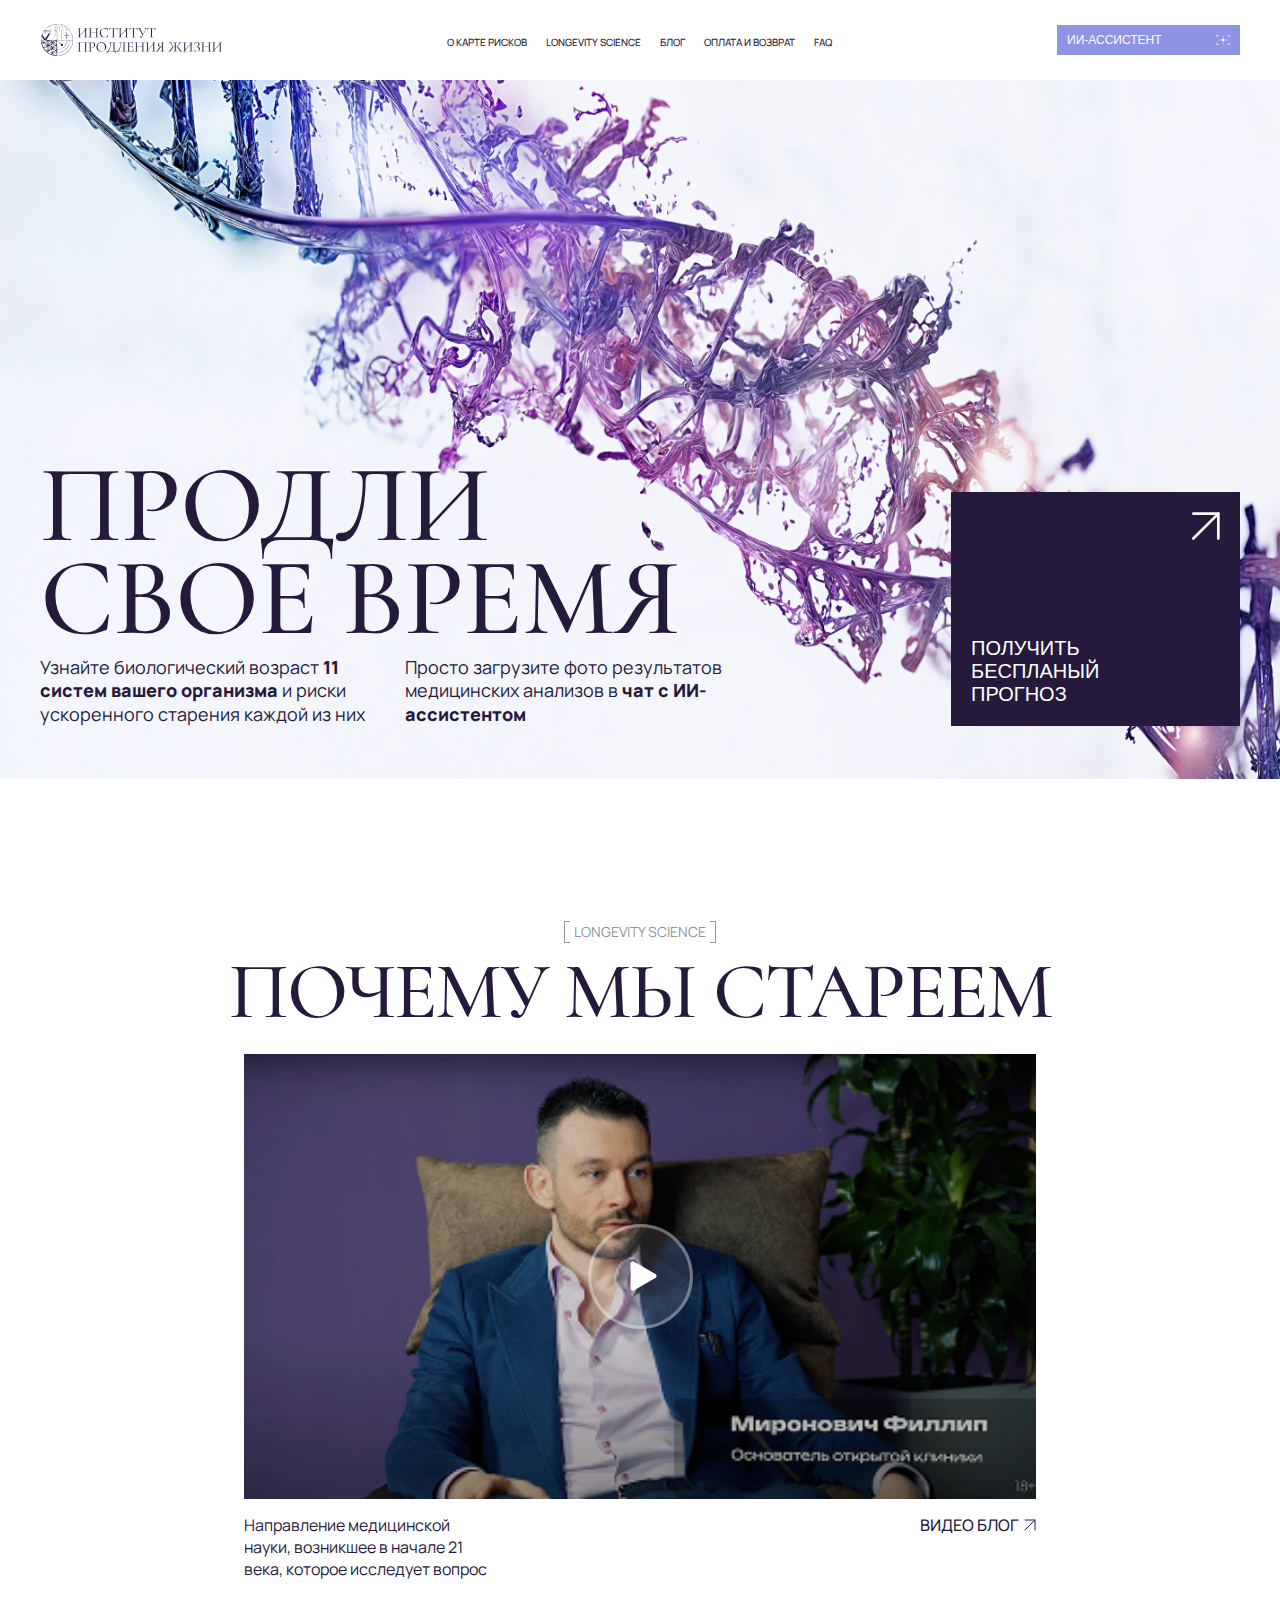
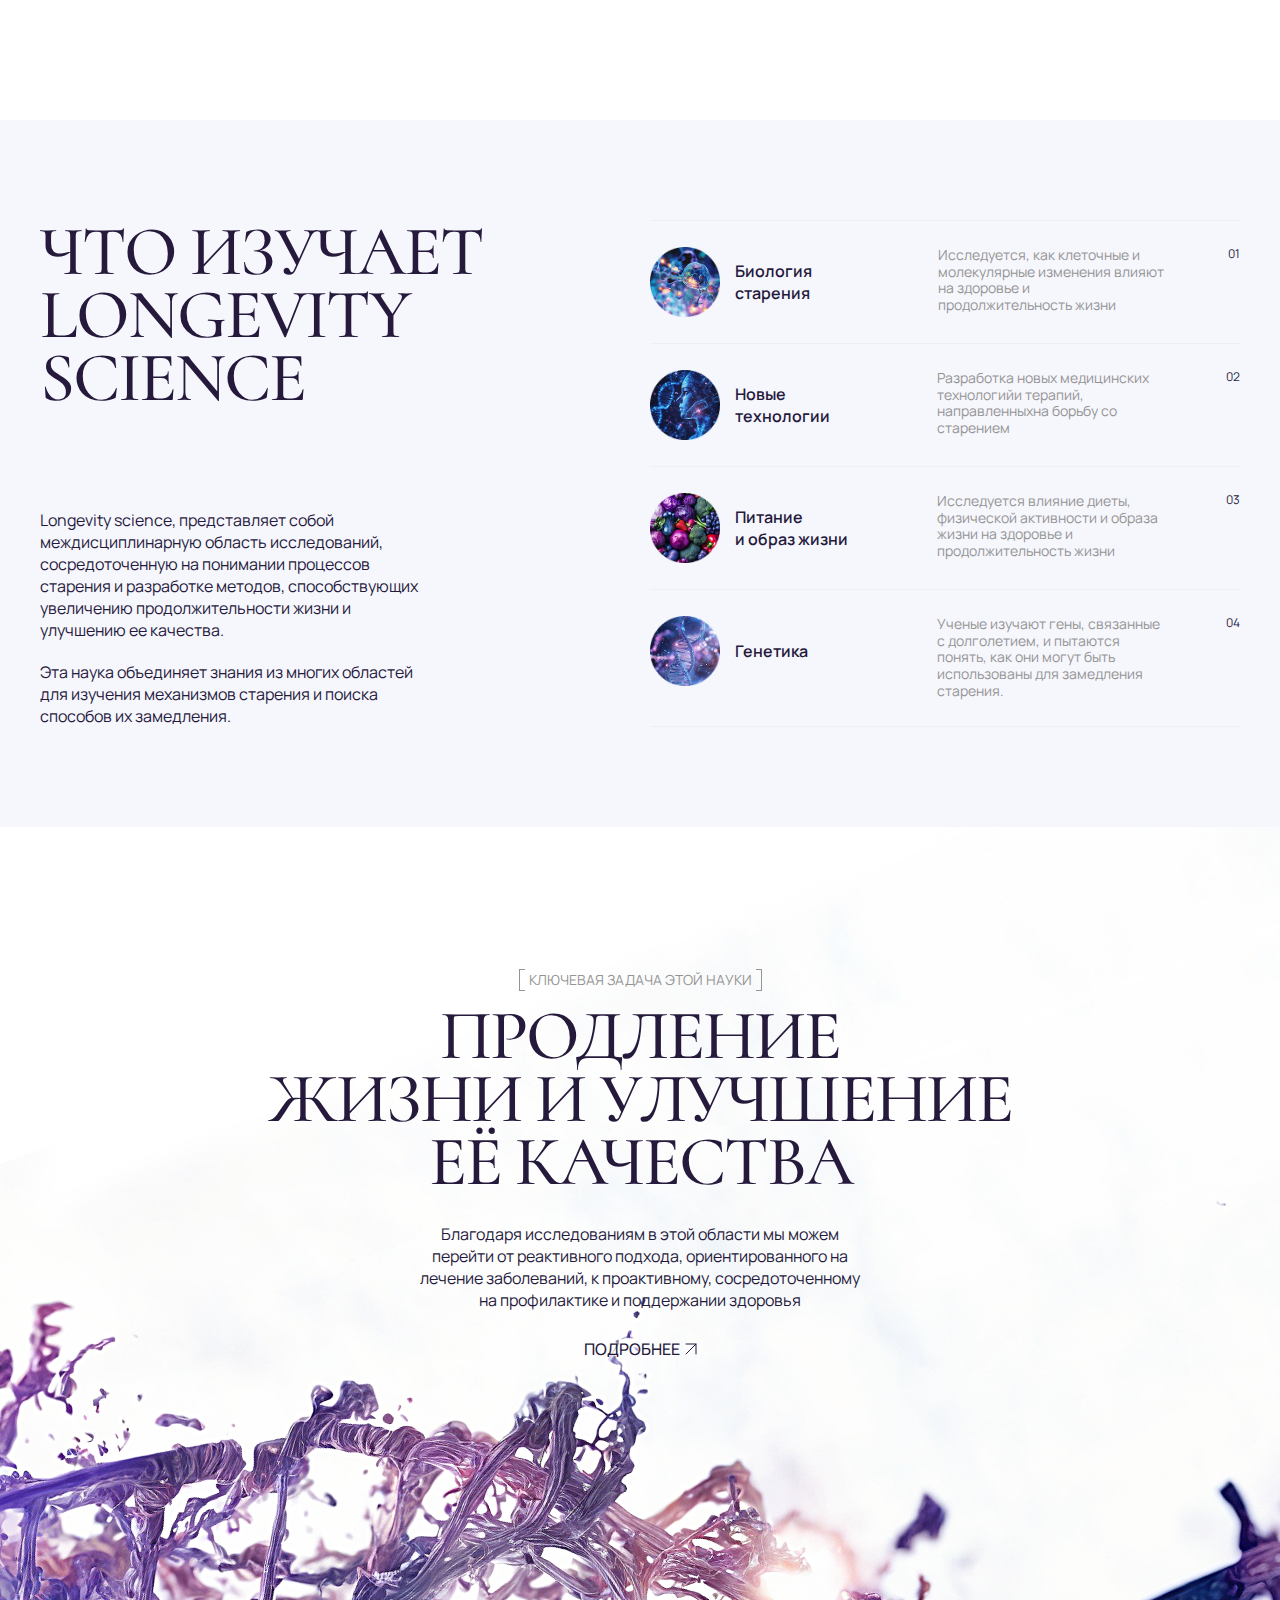
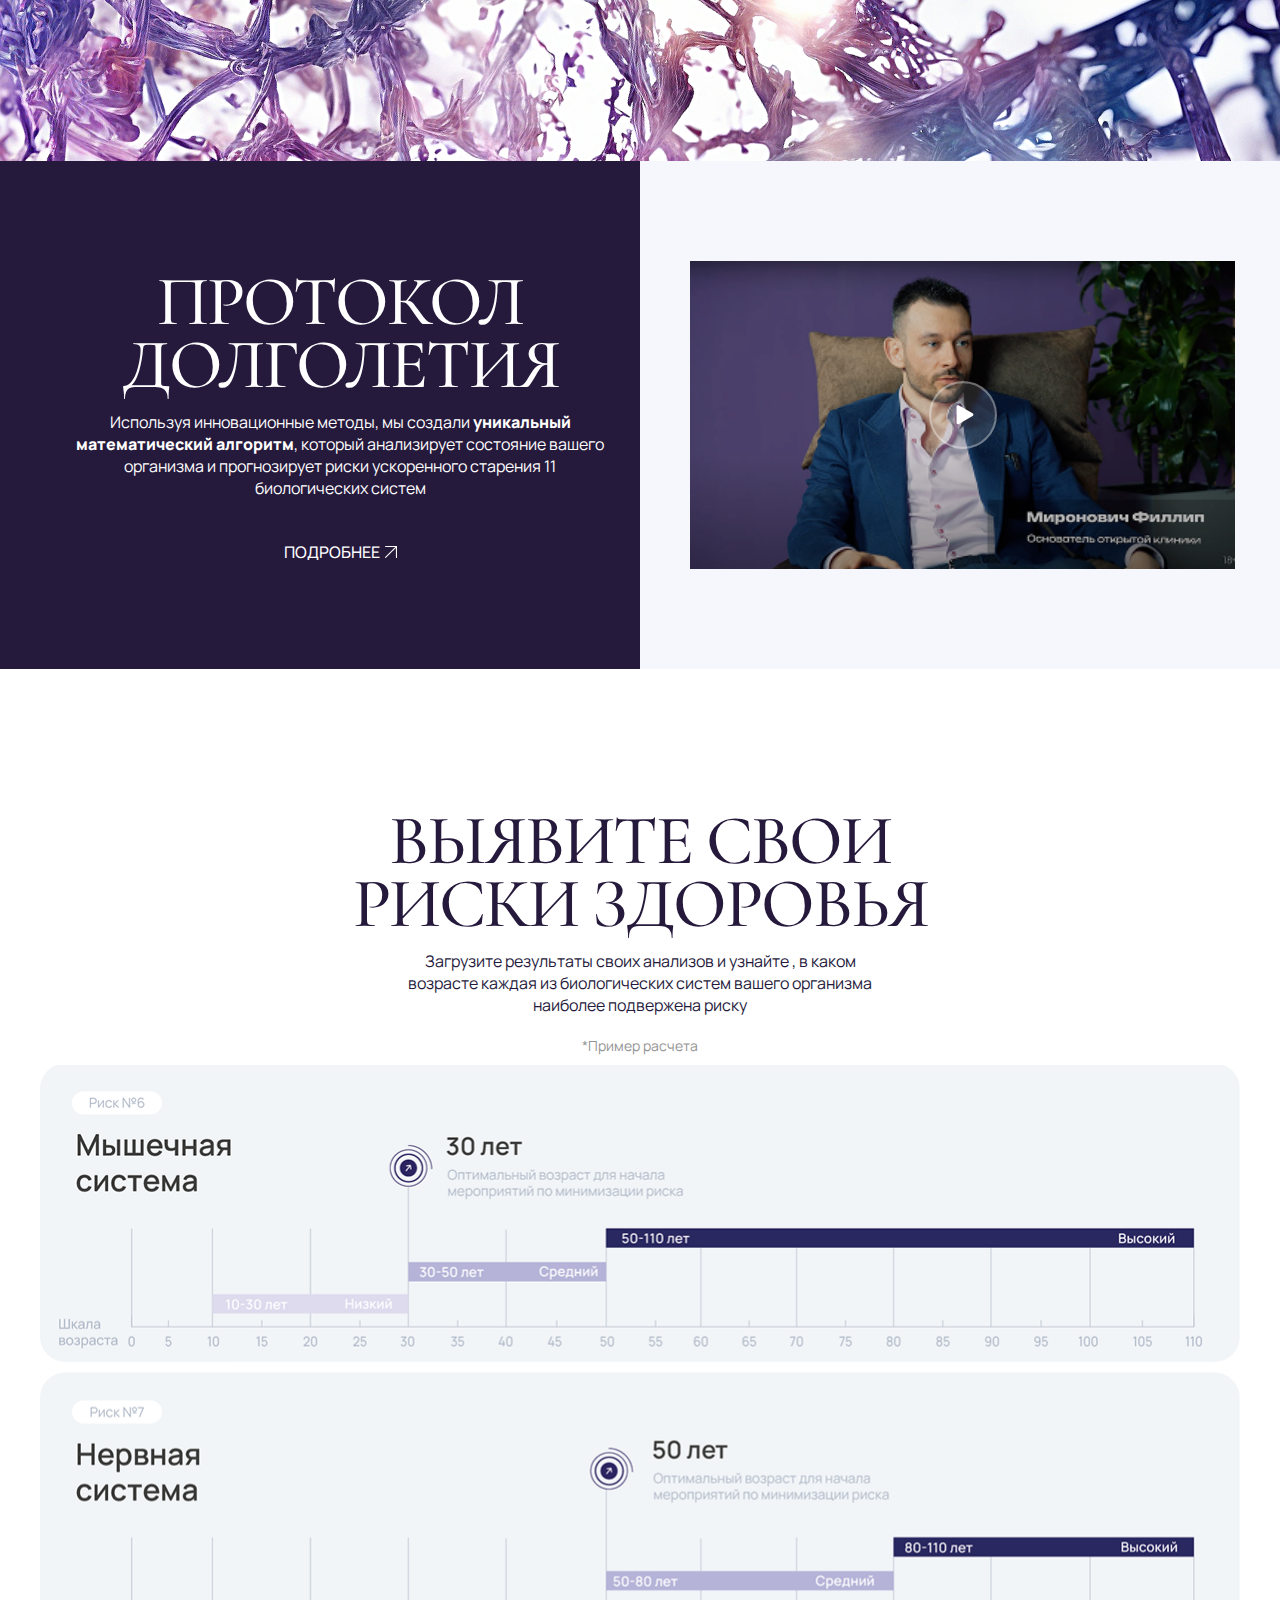
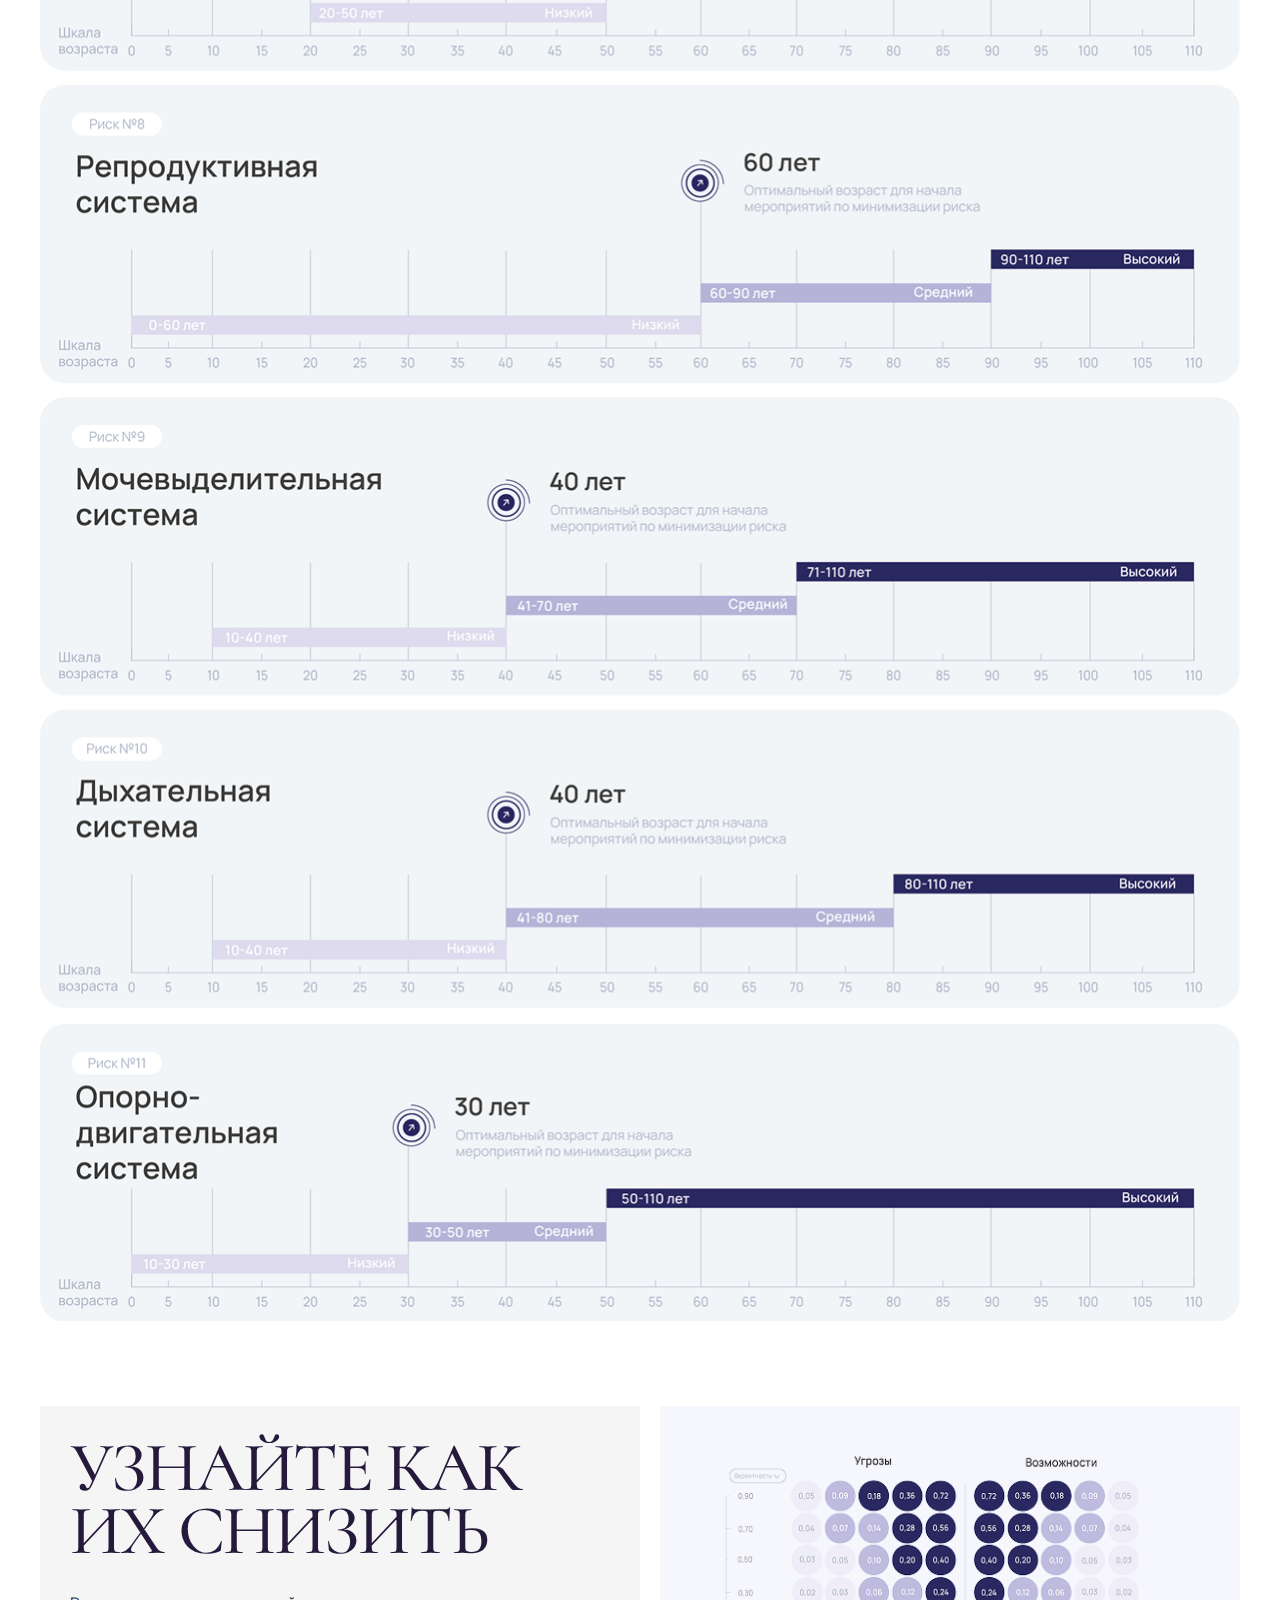
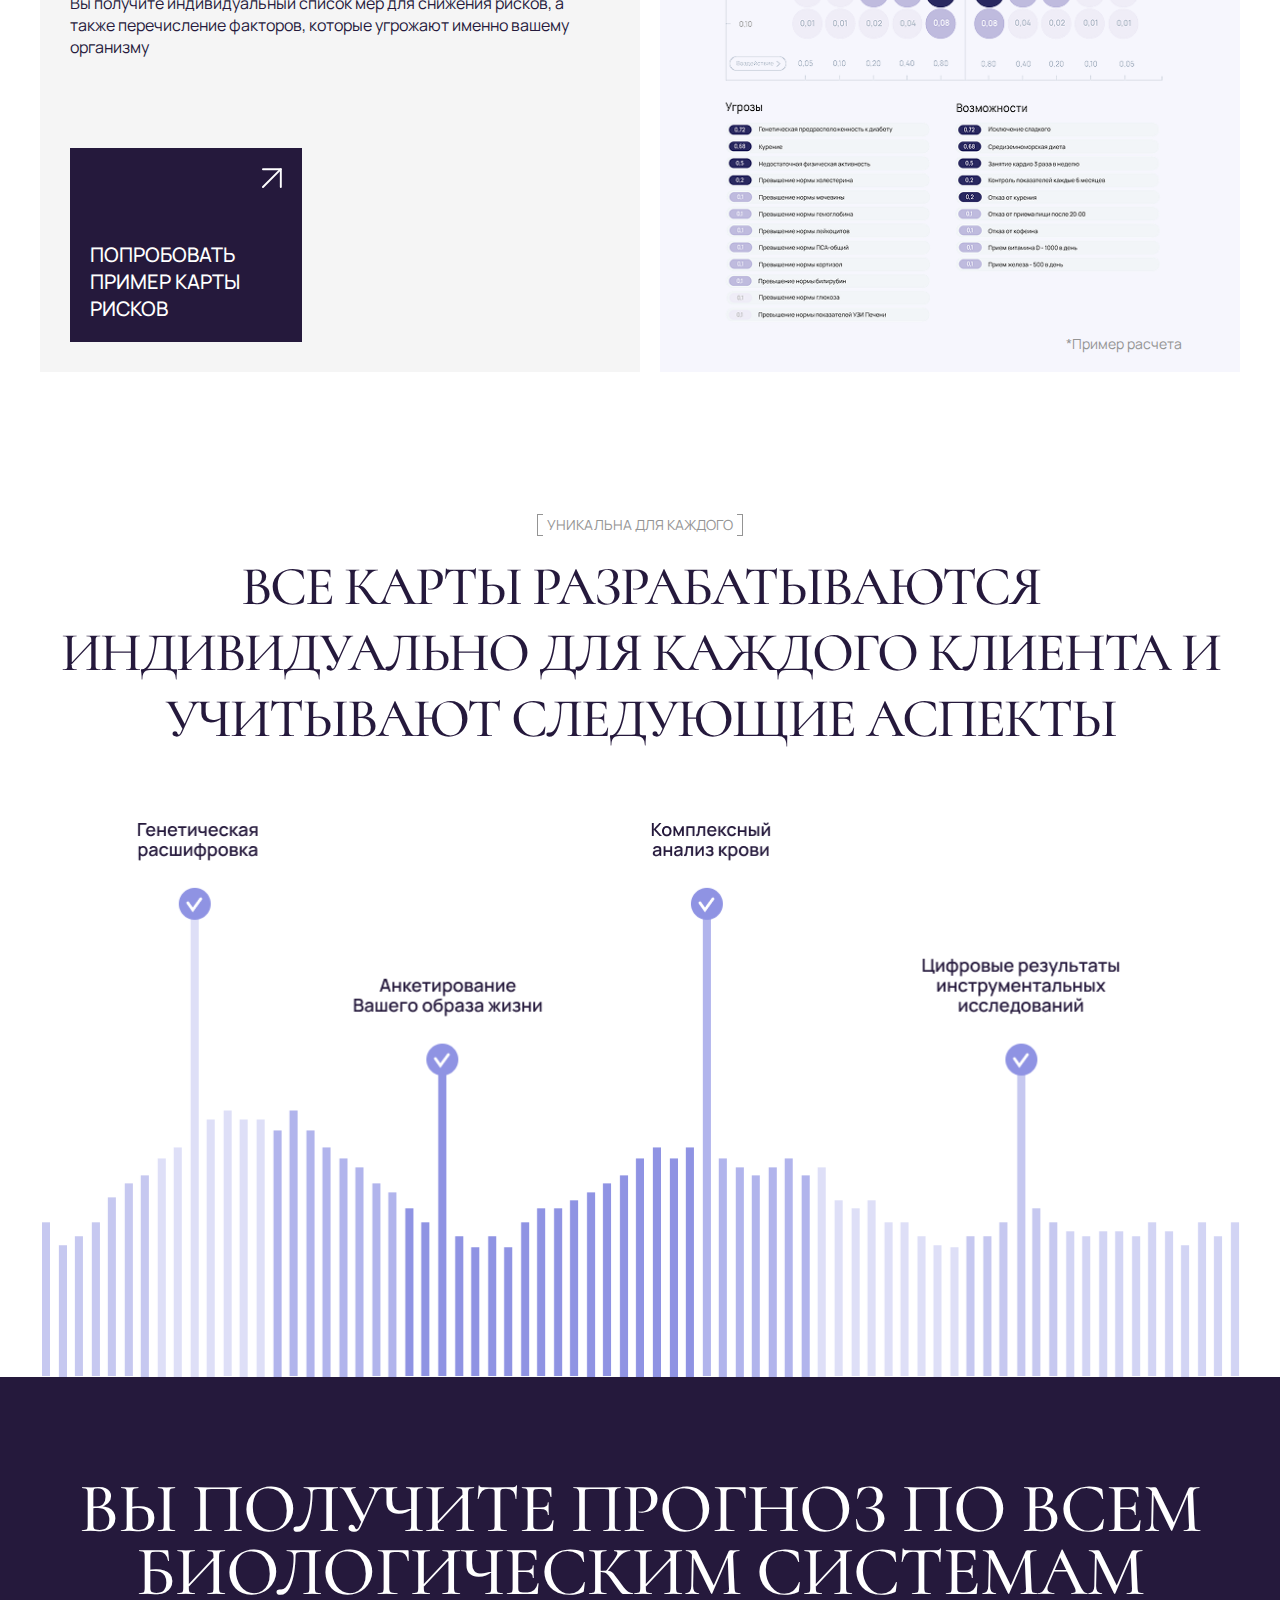
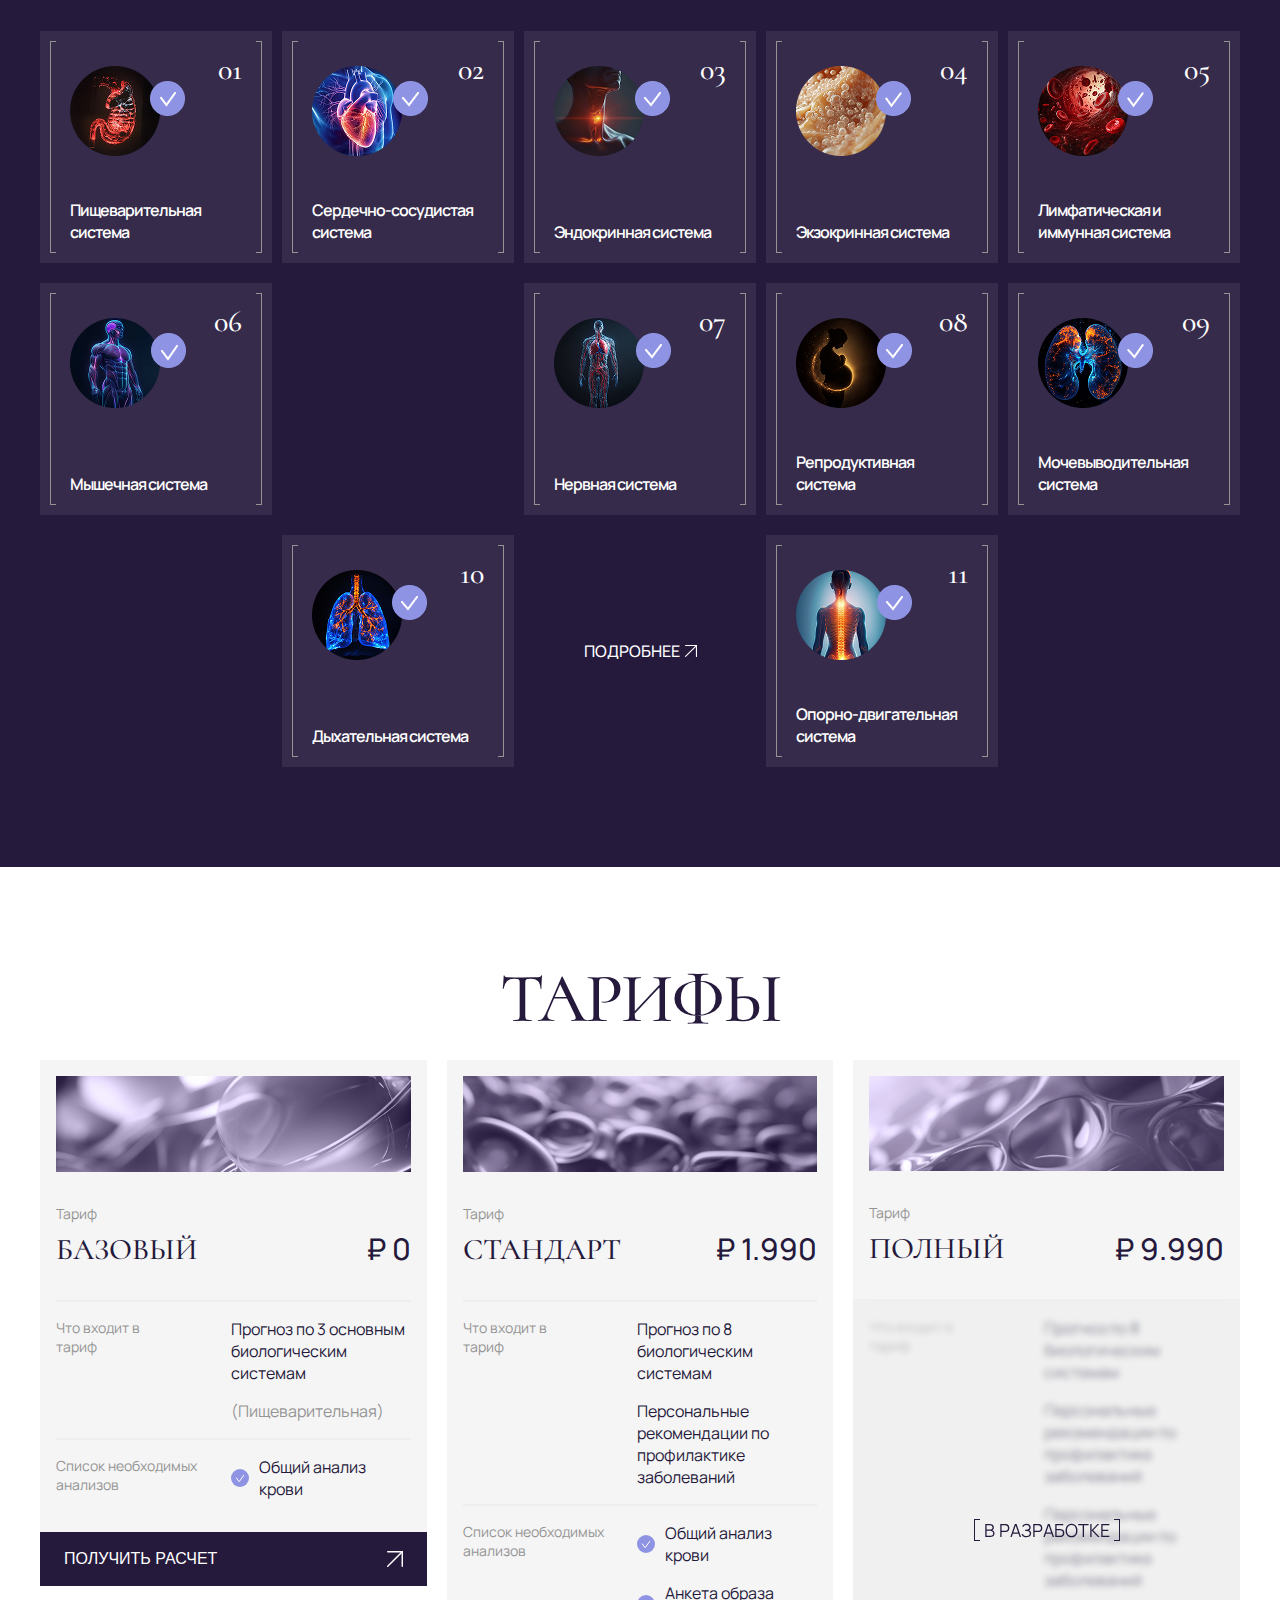
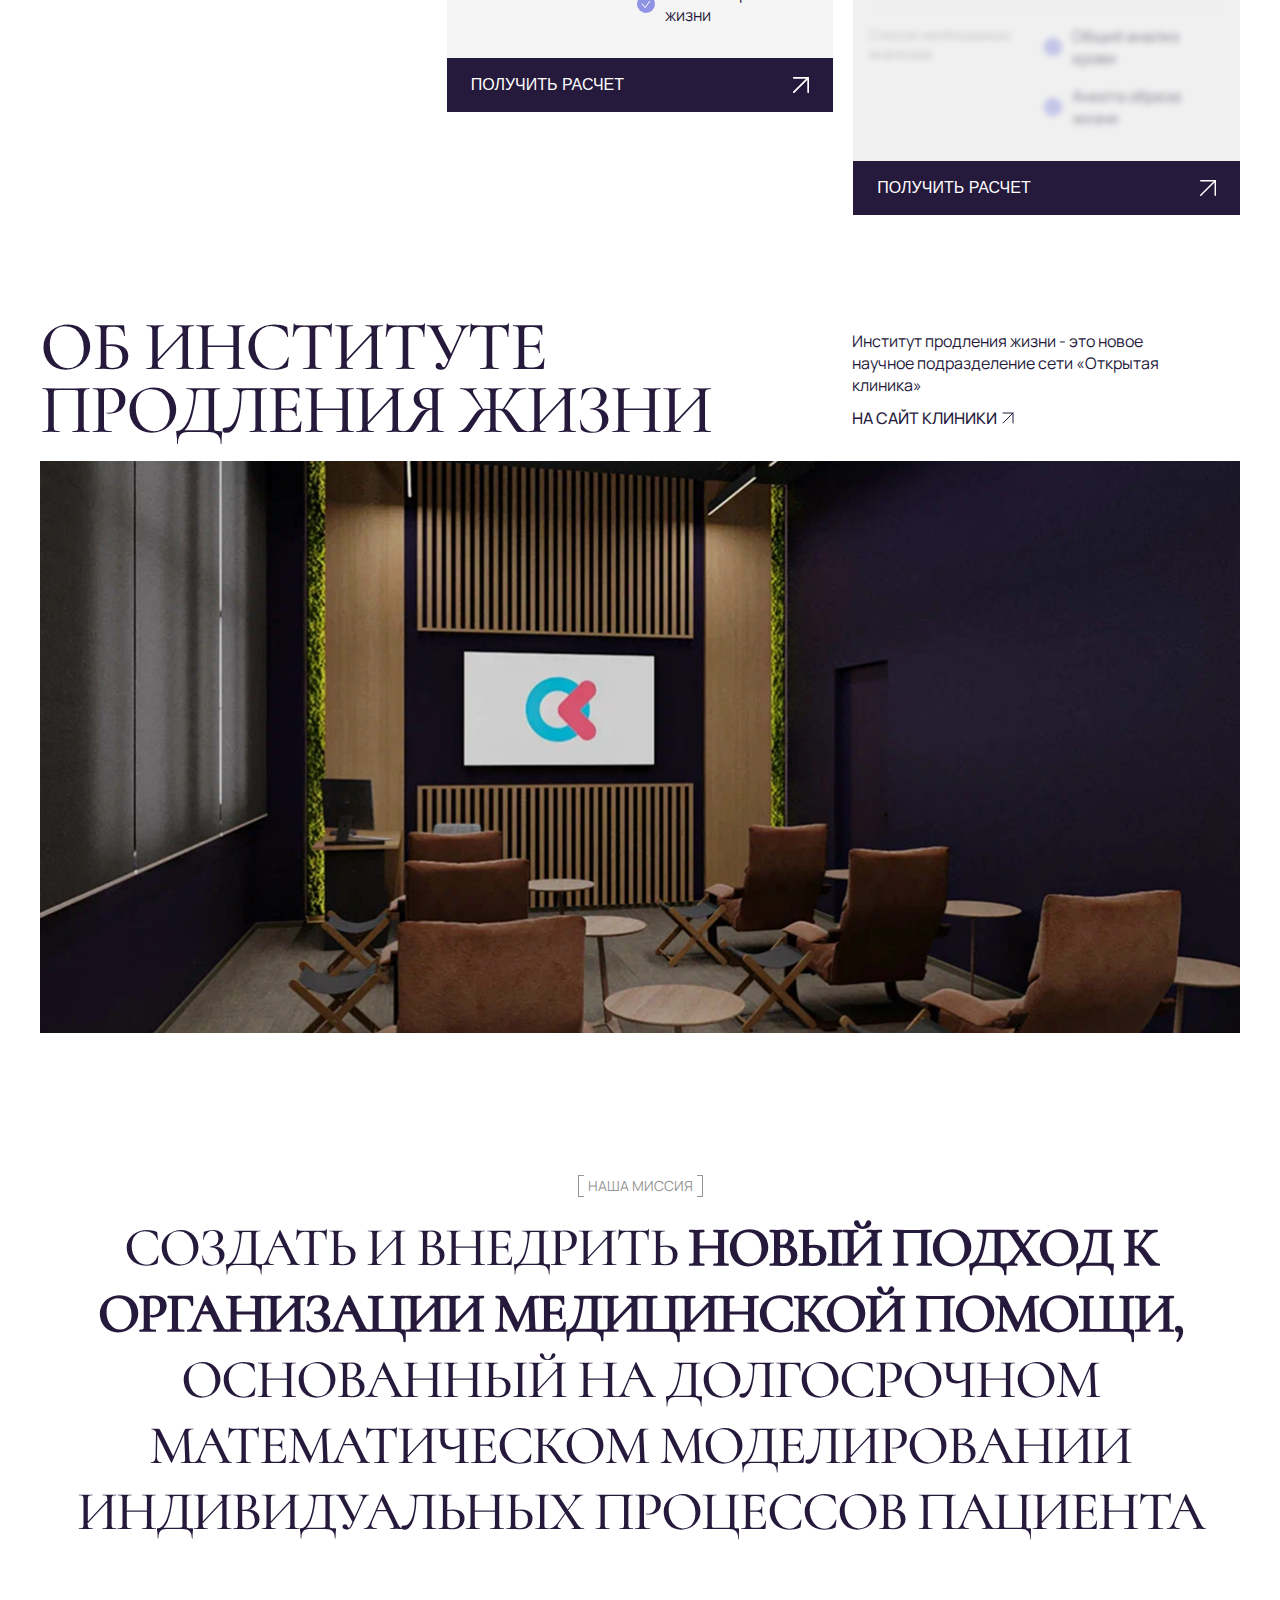
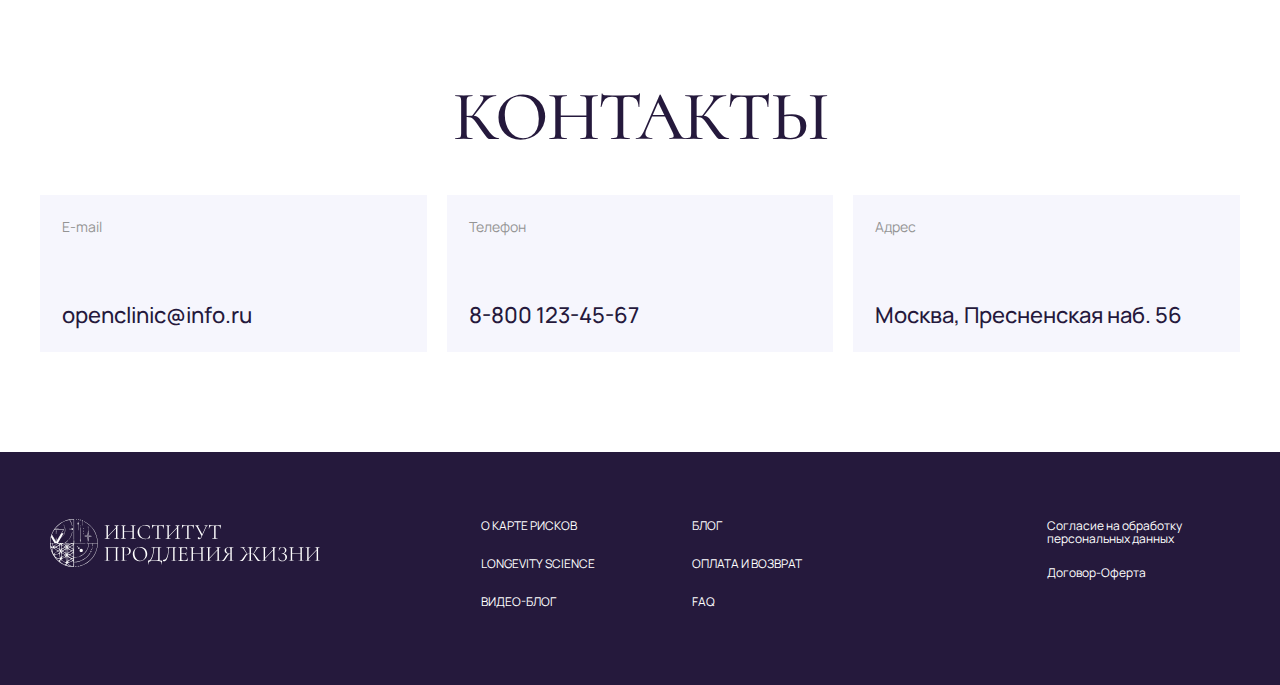
<file: index.html>
<!doctype html><html lang="ru"><head><meta charset="UTF-8"><meta name="viewport" content="width=device-width,initial-scale=1"><title>Институт продления жизни</title><script defer="defer" src="./bundle.js"></script><link href="./styles.css" rel="stylesheet"></head><body><header class="header"><div class="header__container container"><div class="header__logo"><a href="/"><img src="./images/logo.svg"/></a></div><nav><ul class="header__menu"><li><a class="header__link" href="./health-risk-map.html">О карте рисков</a></li><li><a class="header__link" href="./longevity-science.html">longevity science</a></li><li><a class="header__link" href="./blog.html">Блог</a></li><li><a class="header__link" href="./payment-and-return.html">оплата и возврат</a></li><li><a class="header__link" href="./faq.html">FAQ</a></li></ul></nav><button class="hide-on-desktop button button--burger"><img class="button__icon" src="./images/burger-icon.svg" width="33px" height="33px"/></button> <button class="hide-on-mobile button button--assistant" data-button="assistanse"><span class="button__title">ИИ-Ассистент</span> <img class="button__icon" src="./images/assistant-icon.svg"/></button></div></header><div class="mobile-menu"><div class="mobile-menu__container"><div class="mobile-menu__header"><button class="hide-on-desktop button button--rounded button--burger"><img class="button__icon" src="./images/close-icon.svg"/></button></div><ul class="mobile-menu__menu"><li><a class="mobile-menu__link" href="./health-risk-map.html"><span class="mobile-menu__link-title">О карте рисков</span><img class="mobile-menu__link-icon" src="./images/arrow-right.svg"/></a></li><li><a class="mobile-menu__link" href="./longevity-science.html'"><span class="mobile-menu__link-title">longevity science</span><img class="mobile-menu__link-icon" src="./images/arrow-right.svg"/></a></li><li><a class="mobile-menu__link" href="./blog.html"><span class="mobile-menu__link-title">Блог</span><img class="mobile-menu__link-icon" src="./images/arrow-right.svg"/></a></li><li><a class="mobile-menu__link" href="./payment-and-return.html"><span class="mobile-menu__link-title">оплата и возврат</span><img class="mobile-menu__link-icon" src="./images/arrow-right.svg"/></a></li><li><a class="mobile-menu__link" href="./faq.html"><span class="mobile-menu__link-title">FAQ</span><img class="mobile-menu__link-icon" src="./images/arrow-right.svg"/></a></li></ul></div></div><section class="hero"><div class="container hero__container"><button class="button button--square button--square-lg"><div class="button--square__icon"></div><span class="button--square__title">Получить беспланый прогноз</span></button><div class="hero__content"><h1 class="title-h1 hero__title">продли<br>свое время</h1><div class="hero__description"><p>Узнайте биологический возраст <span class="bold">11 систем вашего организма</span> и риски ускоренного старения каждой из них</p><p>Просто загрузите фото результатов медицинских анализов в <span class="bold">чат с ИИ-ассистентом</span></p></div></div></div></section><section class="section hide-on-desktop"><div class="container"><button class="button button--primary button--full"><span class="button__title">ИИ-Ассистент</span> <img src="./images/assistant-icon.svg" class="button__icon"></button></div></section><main><section class="section section--padding-top-lg section--padding-bottom-lg"><div class="container"><div class="section__title section__title--centered"><div class="descriptor">longevity science</div><p class="hide-on-desktop section__description-center section__description-narrow">это направление медицинской науки, возникшее в начале 21 века, которое исследует вопрос -</p><h2 class="title-h2-1">Почему мы стареем</h2></div><div class="video"><iframe src="" width="100%" height="100%" allow="autoplay; encrypted-media; fullscreen; picture-in-picture;" frameborder="0" allowfullscreen></iframe><div class="video__overlay video__overlay--poster" style='background-image: url("./images/poster.png");'></div><div class="video__overlay video__overlay--source"><div class="video__source-container"><p class="video__source-title">Выберите источник для воспроизведения видео:</p><div class="video__source-items"><div class="video__source-item" data-url="https://rutube.ru/play/embed/2991aeff6a4fd9d51c044476a6422840/"><img src="./images/rutube-icon.svg" class="video__source-item-icon"/><span class="video__source-item-title">RuTube</span></div><div class="video__source-item" data-url="https://vk.com/video_ext.php?oid=-22822305&id=456241864&hd=2"><img src="./images/vkvideo-icon.svg" class="video__source-item-icon"/><span class="video__source-item-title">VkВидео</span></div><div class="video__source-item" data-url="https://www.youtube.com/embed/uqF1rCJJ7c0?si=BBVxhYjrDUsvIWU6"><img src="./images/youtube-icon.svg" class="video__source-item-icon"/><span class="video__source-item-title">YouTube</span></div></div></div></div><div class="video__overlay video__overlay--play"><div class="video__play-btn"></div></div></div><div class="video__footer"><p class="hide-on-mobile">Направление медицинской науки, возникшее в начале 21 века, которое исследует вопрос</p><a href="./blog.html" class="button button--inline"><span class="button__title">ВИДЕО БЛОГ</span><div class="button__icon"></div></a></div></div></section><section class="section section--lilac section--padding-top-md section--padding-bottom-md"><div class="container longevity-science-study"><div class="longevity-science-study__description"><h2 class="title-h2-2">Что Изучает longevity science</h2><div class="longevity-science-study__info"><p>Longevity science, представляет собой междисциплинарную область исследований, сосредоточенную на понимании процессов старения и разработке методов, способствующих увеличению продолжительности жизни и улучшению ее качества.</p><p>Эта наука объединяет знания из многих областей для изучения механизмов старения и поиска способов их замедления.</p></div></div><div class="longevity-science-study__list"><div class="longevity-science-study__list-item"><div class="longevity-science-study__list-item-info"><img src="./images/longevity-science-study-1.png" class="longevity-science-study__list-item-image"/> <span>Биология старения</span></div><div class="longevity-science-study__list-item-description">Исследуется, как клеточные и молекулярные изменения влияют на здоровье и продолжительность жизни</div><div class="longevity-science-study__list-item-number hide-on-mobile">01</div></div><div class="longevity-science-study__list-item"><div class="longevity-science-study__list-item-info"><img src="./images/longevity-science-study-2.png" class="longevity-science-study__list-item-image"/> <span>Новые технологии</span></div><div class="longevity-science-study__list-item-description">Разработка новых медицинских технологийи терапий, направленныхна борьбу со старением</div><div class="longevity-science-study__list-item-number hide-on-mobile">02</div></div><div class="longevity-science-study__list-item"><div class="longevity-science-study__list-item-info"><img src="./images/longevity-science-study-3.png" class="longevity-science-study__list-item-image"/> <span>Питание<br>и образ жизни</span></div><div class="longevity-science-study__list-item-description">Исследуется влияние диеты, физической активности и образа жизни на здоровье и продолжительность жизни</div><div class="longevity-science-study__list-item-number hide-on-mobile">03</div></div><div class="longevity-science-study__list-item"><div class="longevity-science-study__list-item-info"><img src="./images/longevity-science-study-4.png" class="longevity-science-study__list-item-image"/> <span>Генетика</span></div><div class="longevity-science-study__list-item-description">Ученые изучают гены, связанные с долголетием, и пытаются понять, как они могут быть использованы для замедления старения.</div><div class="longevity-science-study__list-item-number hide-on-mobile">04</div></div></div></div></section><section class="section section--padding-top-lg section--padding-bottom-lg extending-life-and-improving"><div class="container"><div class="section__title"><div class="descriptor">Ключевая задача этой науки</div><h2 class="title-h2-2">Продление<br>жизни и улучшение<br>её качества</h2><p class="hide-on-mobile section__description">Благодаря исследованиям в этой области мы можем перейти от реактивного подхода, ориентированного на лечение заболеваний, к проактивному, сосредоточенному на профилактике и поддержании здоровья</p></div><div class="extending-life-and-improving__footer"><p class="hide-on-desktop text-2">Благодаря исследованиям в этой области мы можем перейти от реактивного подхода, ориентированного на лечение заболеваний, к проактивному, сосредоточенному на профилактике и поддержании здоровья</p><a href="./longevity-science.html'" class="button button--inline"><span class="button__title">подробнее</span><div class="button__icon"></div></a></div></div></section><section class="section health-risks-map section--padding-top-md section--padding-bottom-md"><div class="health-risks-map__container container"><div class="health-risks-map__description"><h2 class="title-h2-2 health-risks-map__title">Протокол долголетия</h2><p class="health-risks-map__info">Используя инновационные методы, мы создали <span class="bold">уникальный математический алгоритм</span>, который анализирует состояние вашего организма и прогнозирует риски ускоренного старения 11 биологических систем</p><a href="./health-risk-map.html" class="button button--inline hide-on-mobile"><span class="button__title">подробнее</span><div class="button__icon"></div></a></div><div class="health-risks-map__video"><div class="video"><iframe src="" width="100%" height="100%" allow="autoplay; encrypted-media; fullscreen; picture-in-picture;" frameborder="0" allowfullscreen></iframe><div class="video__overlay video__overlay--poster" style='background-image: url("./images/poster.png");'></div><div class="video__overlay video__overlay--source"><div class="video__source-container"><p class="video__source-title">Выберите источник для воспроизведения видео:</p><div class="video__source-items"><div class="video__source-item" data-url="https://rutube.ru/play/embed/2991aeff6a4fd9d51c044476a6422840"><img src="./images/rutube-icon.svg" class="video__source-item-icon"/><span class="video__source-item-title">RuTube</span></div><div class="video__source-item" data-url="https://vk.com/video_ext.php?oid=-22822305&id=456241864&hd=2"><img src="./images/vkvideo-icon.svg" class="video__source-item-icon"/><span class="video__source-item-title">VkВидео</span></div><div class="video__source-item" data-url="https://www.youtube.com/embed/uqF1rCJJ7c0?si=BBVxhYjrDUsvIWU6"><img src="./images/youtube-icon.svg" class="video__source-item-icon"/><span class="video__source-item-title">YouTube</span></div></div></div></div><div class="video__overlay video__overlay--play"><div class="video__play-btn"></div></div></div><div class="video__footer hide-on-desktop"><a href="./blog.html" class="button button--inline"><span class="button__title">ВИДЕО БЛОГ</span><div class="button__icon"></div></a></div></div></div></section><section class="section health-risks-identify section--padding-top-lg section--padding-bottom-lg"><div class="container section health-risks-identify__container"><div class="health-risks-identify__description"><h2 class="title-h2-2 health-risks-identify__title">ВЫЯВИТЕ СВОИ РИСКИ здоровья</h2><p class="health-risks-identify__info">Загрузите результаты своих анализов и узнайте , в каком возрасте каждая из биологических систем вашего организма наиболее подвержена риску</p></div><div class="health-risks-identify__content"><span class="health-risks-identify__content-tooltip">*Пример расчета</span><picture class="health-risks-identify__content-graph"><source srcset="./images/health-risks-desktop.png" media="(min-width: 1220px)"/><img src="./images/health-risks-mobile.png"/></picture></div></div></section><section class="section health-risks-reduction"><div class="container health-risks-reduction__container"><div class="health-risks-reduction__description"><div><h2 class="title-h2-2 health-risks-reduction__title">Узнайте как их снизить</h2><p class="health-risks-reduction__info">Вы получите индивидуальный список мер для снижения рисков, а также перечисление факторов, которые угрожают именно вашему организму</p></div><a class="button button--square button--square-xs hide-on-mobile" href=""><div class="button--square__icon"></div><span class="button--square__title">Попробовать пример КАРТЫ РИСКОВ</span></a></div><div class="health-risks-reduction__content"><img src="./images/health-risks-reduction.png"/> <span class="health-risks-reduction__content-tooltip">*Пример расчета</span> <a class="button button--full button--primary hide-on-desktop" href=""><span class="button__title">Попробовать пример КАРТЫ РИСКОВ</span> <img src="./images/arrow-up-xs.svg" height="12px" width="12px"></a></div></div></section><section class="section health-risks-map-aspects section--padding-top-lg"><div class="container health-risks-map-aspects__container"><div class="health-risks-map-aspects__description"><div class="descriptor">Уникальна для каждого</div><h2 class="title-h2-3 health-risks-map-aspects__title">Все карты разрабатываются индивидуально для каждого клиента и учитывают следующие аспекты</h2></div><div class="health-risks-map-aspects__content"><picture class="health-risks-map-aspects__content-graph"><source srcset="./images/health-risks-map-aspects-desktop.png" media="(min-width: 1220px)"/><img src="./images/health-risks-map-aspects-mobile.svg"/></picture></div></div></section><section class="biological-systems-forecast section"><div class="container biological-systems-forecast__container"><h2 class="title-h2-2 biological-systems-forecast__title">Вы получите прогноз по всем биологическим системам</h2><div class="biological-systems-forecast__content"><div class="biological-systems-forecast__content-item"><div class="biological-systems-forecast__content-item-header"><div class="biological-systems-forecast__content-item-icon"><picture class=""><source srcset="./images/biological-systems/biological-systems-1-desktop.png" media="(min-width: 1220px)"/><img src="./images/biological-systems/biological-systems-1-mobile.png"/></picture></div><div class="biological-systems-forecast__content-item-number">01</div></div><div class="biological-systems-forecast__content-item-title">Пищеварительная система</div></div><div class="biological-systems-forecast__content-item"><div class="biological-systems-forecast__content-item-header"><div class="biological-systems-forecast__content-item-icon"><picture class=""><source srcset="./images/biological-systems/biological-systems-2-desktop.png" media="(min-width: 1220px)"/><img src="./images/biological-systems/biological-systems-2-mobile.png"/></picture></div><div class="biological-systems-forecast__content-item-number">02</div></div><div class="biological-systems-forecast__content-item-title">Сердечно-сосудистая система</div></div><div class="biological-systems-forecast__content-item"><div class="biological-systems-forecast__content-item-header"><div class="biological-systems-forecast__content-item-icon"><picture class=""><source srcset="./images/biological-systems/biological-systems-3-desktop.png" media="(min-width: 1220px)"/><img src="./images/biological-systems/biological-systems-3-mobile.png"/></picture></div><div class="biological-systems-forecast__content-item-number">03</div></div><div class="biological-systems-forecast__content-item-title">Эндокринная система</div></div><div class="biological-systems-forecast__content-item"><div class="biological-systems-forecast__content-item-header"><div class="biological-systems-forecast__content-item-icon"><picture class=""><source srcset="./images/biological-systems/biological-systems-4-desktop.png" media="(min-width: 1220px)"/><img src="./images/biological-systems/biological-systems-4-mobile.png"/></picture></div><div class="biological-systems-forecast__content-item-number">04</div></div><div class="biological-systems-forecast__content-item-title">Экзокринная система</div></div><div class="biological-systems-forecast__content-item"><div class="biological-systems-forecast__content-item-header"><div class="biological-systems-forecast__content-item-icon"><picture class=""><source srcset="./images/biological-systems/biological-systems-5-desktop.png" media="(min-width: 1220px)"/><img src="./images/biological-systems/biological-systems-5-mobile.png"/></picture></div><div class="biological-systems-forecast__content-item-number">05</div></div><div class="biological-systems-forecast__content-item-title">Лимфатическая и иммунная система</div></div><div class="biological-systems-forecast__content-item"><div class="biological-systems-forecast__content-item-header"><div class="biological-systems-forecast__content-item-icon"><picture class=""><source srcset="./images/biological-systems/biological-systems-6-desktop.png" media="(min-width: 1220px)"/><img src="./images/biological-systems/biological-systems-6-mobile.png"/></picture></div><div class="biological-systems-forecast__content-item-number">06</div></div><div class="biological-systems-forecast__content-item-title">Мышечная система</div></div><div class="biological-systems-forecast__content-item"><div class="biological-systems-forecast__content-item-header"><div class="biological-systems-forecast__content-item-icon"><picture class=""><source srcset="./images/biological-systems/biological-systems-7-desktop.png" media="(min-width: 1220px)"/><img src="./images/biological-systems/biological-systems-7-mobile.png"/></picture></div><div class="biological-systems-forecast__content-item-number">07</div></div><div class="biological-systems-forecast__content-item-title">Нервная система</div></div><div class="biological-systems-forecast__content-item"><div class="biological-systems-forecast__content-item-header"><div class="biological-systems-forecast__content-item-icon"><picture class=""><source srcset="./images/biological-systems/biological-systems-8-desktop.png" media="(min-width: 1220px)"/><img src="./images/biological-systems/biological-systems-8-mobile.png"/></picture></div><div class="biological-systems-forecast__content-item-number">08</div></div><div class="biological-systems-forecast__content-item-title">Репродуктивная система</div></div><div class="biological-systems-forecast__content-item"><div class="biological-systems-forecast__content-item-header"><div class="biological-systems-forecast__content-item-icon"><picture class=""><source srcset="./images/biological-systems/biological-systems-9-desktop.png" media="(min-width: 1220px)"/><img src="./images/biological-systems/biological-systems-9-mobile.png"/></picture></div><div class="biological-systems-forecast__content-item-number">09</div></div><div class="biological-systems-forecast__content-item-title">Мочевыводительная система</div></div><div class="biological-systems-forecast__content-item"><div class="biological-systems-forecast__content-item-header"><div class="biological-systems-forecast__content-item-icon"><picture class=""><source srcset="./images/biological-systems/biological-systems-10-desktop.png" media="(min-width: 1220px)"/><img src="./images/biological-systems/biological-systems-10-mobile.png"/></picture></div><div class="biological-systems-forecast__content-item-number">10</div></div><div class="biological-systems-forecast__content-item-title">Дыхательная система</div></div><div class="biological-systems-forecast__content-item"><div class="biological-systems-forecast__content-item-header"><div class="biological-systems-forecast__content-item-icon"><picture class=""><source srcset="./images/biological-systems/biological-systems-11-desktop.png" media="(min-width: 1220px)"/><img src="./images/biological-systems/biological-systems-11-mobile.png"/></picture></div><div class="biological-systems-forecast__content-item-number">11</div></div><div class="biological-systems-forecast__content-item-title">Опорно-двигательная система</div></div><div class="biological-systems-forecast__content-item biological-systems-forecast__content-item--button"><a href="./" class="button button--inline"><span class="button__title">подробнее</span><div class="button__icon"></div></a></div></div></div></section><section class="section tariffs"><div class="container tariffs__container"><h2 class="title-h2-2 left-align-mobile center-align-desktop">ТАРИФЫ</h2><div class="tariffs__list"><div class="tariff-item"><div class="tariff__header"><img class="tariff__icon" src="./images/tariff-base.png"/> <span class="tariff__subtitle">Тариф</span><div class="tariff__title"><p class="tariff__name">Базовый</p><p class="tariff__price">₽ 0</p></div></div><div class="tariff__description"><div class="tariff__description-item"><p class="tariff__description-item-title">Что входит в<br>тариф</p><div class="tariff__description-item-info"><p class="tariff__description-item-text">Прогноз по 3 основным биологическим системам</p><p class="tariff__description-item-tooltip">(Пищеварительная)</p></div></div><div class="tariff__description-item"><p class="tariff__description-item-title">Список необходимых анализов</p><div class="tariff__description-item-info tariff__description-item-info--with-icon"><p class="tariff__description-item-text"><img src="./images/tariff-icon.svg"/>Общий анализ крови</p></div></div></div><button class="button button--primary button--full"><span class="button__title">ПОЛУЧИТЬ РАСЧЕТ</span><div class="button__icon"></div></button></div><div class="tariff-item"><div class="tariff__header"><img class="tariff__icon" src="./images/tariff-standart.png"/> <span class="tariff__subtitle">Тариф</span><div class="tariff__title"><p class="tariff__name">Стандарт</p><p class="tariff__price">₽ 1.990</p></div></div><div class="tariff__description"><div class="tariff__description-item"><p class="tariff__description-item-title">Что входит в<br>тариф</p><div class="tariff__description-item-info"><p class="tariff__description-item-text">Прогноз по 8 биологическим системам</p><p class="tariff__description-item-text">Персональные рекомендации по профилактике заболеваний</p></div></div><div class="tariff__description-item"><p class="tariff__description-item-title">Список необходимых анализов</p><div class="tariff__description-item-info tariff__description-item-info--with-icon"><p class="tariff__description-item-text"><img src="./images/tariff-icon.svg"/>Общий анализ крови</p><p class="tariff__description-item-text"><img src="./images/tariff-icon.svg"/>Анкета образа жизни</p></div></div></div><button class="button button--primary button--full"><span class="button__title">ПОЛУЧИТЬ РАСЧЕТ</span><div class="button__icon"><img src="./images/arrow-up-xs.svg" alt=""></div></button></div><div class="tariff-item"><div class="tariff__header"><img class="tariff__icon" src="./images/tariff-full.png"/> <span class="tariff__subtitle">Тариф</span><div class="tariff__title"><p class="tariff__name">Полный</p><p class="tariff__price">₽ 9.990</p></div></div><div class="tariff__description"><div class="tariff__description-item"><p class="tariff__description-item-title">Что входит в<br>тариф</p><div class="tariff__description-item-info"><p class="tariff__description-item-text">Прогноз по 8 биологическим системам</p><p class="tariff__description-item-text">Персональные рекомендации по профилактике заболеваний</p><p class="tariff__description-item-text">Персональные рекомендации по профилактике заболеваний</p></div></div><div class="tariff__description-item"><p class="tariff__description-item-title">Список необходимых анализов</p><div class="tariff__description-item-info tariff__description-item-info--with-icon"><p class="tariff__description-item-text"><img src="./images/tariff-icon.svg"/>Общий анализ крови</p><p class="tariff__description-item-text"><img src="./images/tariff-icon.svg"/>Анкета образа жизни</p></div></div><div class="tariff__overlay"><div class="descriptor tariff__descriptor">в разработке</div></div></div><button class="button button--primary button--full"><span class="button__title">ПОЛУЧИТЬ РАСЧЕТ</span><div class="button__icon"></div></button></div></div></div></section><section class="section about-univercity"><div class="container about-univercity__container"><div class="about-univercity__header"><h2 class="title-h2-2 about-univercity__title">ОБ ИНСТИТУТЕ ПРОДЛЕНИЯ ЖИЗНИ</h2><div class="about-univercity__subtitle"><p>Институт продления жизни - это новое научное подразделение сети «Открытая клиника»</p><a href="./" class="button button--inline hide-on-mobile"><span class="button__title">на сайт клиники</span><div class="button__icon"></div></a></div></div><div class="about-univercity__poster"></div><div class="about-univercity__footer hide-on-desktop"><a href="./" class="button button--inline"><span class="button__title">на сайт клиники</span><div class="button__icon"></div></a></div></div></section><section class="section mission section--padding-top-lg section--padding-bottom-lg"><div class="container mission__container"><div class="mission__description"><div class="descriptor">Наша миссия</div><h2 class="title-h2-3 mission__title">Создать и внедрить <span class="semi-bold">новый подход к организации медицинской помощи,</span> основанный на долгосрочном математическом моделировании индивидуальных процессов пациента</h2></div></div></section><section class="section contacts"><div class="container contacts__container"><h2 class="title-h2-2">КОНТАКТЫ</h2><div class="contacts__list"><div class="contacts__item"><span class="contacts__title">E-mail</span> <a href="mailto:openclinic@info.ru" class="contacts__info">openclinic@info.ru</a></div><div class="contacts__item"><span class="contacts__title">Телефон</span> <a href="tel:8-800 123-45-67" class="contacts__info">8-800 123-45-67</a></div><div class="contacts__item"><span class="contacts__title">Адрес</span> <span class="contacts__info">Москва, Пресненская наб. 56</span></div></div></div></section><section class="section"><div class="container container--flex container-ai-assistant-fixed hide-on-desktop"><button class="hide-on-desktop button--assistant button--fixed button--primary" data-button="assistanse" id="fixed"><img class="button__icon" src="./images/assistant-icon.svg"/></button></div></section></main><footer class="footer"><div class="container footer__container"><div class="footer__logo"><a href="./"><img src="./images/logo-inverted.svg"/></a></div><nav class="footer__navigation"><div class="footer__navigation-links"><a href="./health-risk-map.html" class="footer__navigation-link">О карте рисков</a> <a href="./longevity-science.html'" class="footer__navigation-link">LONGEVITY SCIENCE</a> <a href="./blog.html" class="footer__navigation-link">ВИДЕО-БЛОГ</a></div><div class="footer__navigation-links"><a href="./blog.html" class="footer__navigation-link">БЛОГ</a> <a href="./payment-and-return.html" class="footer__navigation-link">ОПЛАТА и возврат</a> <a href="./faq.html" class="footer__navigation-link">FAQ</a></div></nav><div class="footer__navigation-docs"><a href="./" class="footer__navigation-doc">Согласие на обработку персональных данных</a> <a href="./" class="footer__navigation-doc">Договор-Оферта</a></div></div></footer><script src="bundle.js"></script></body></html>
</file>
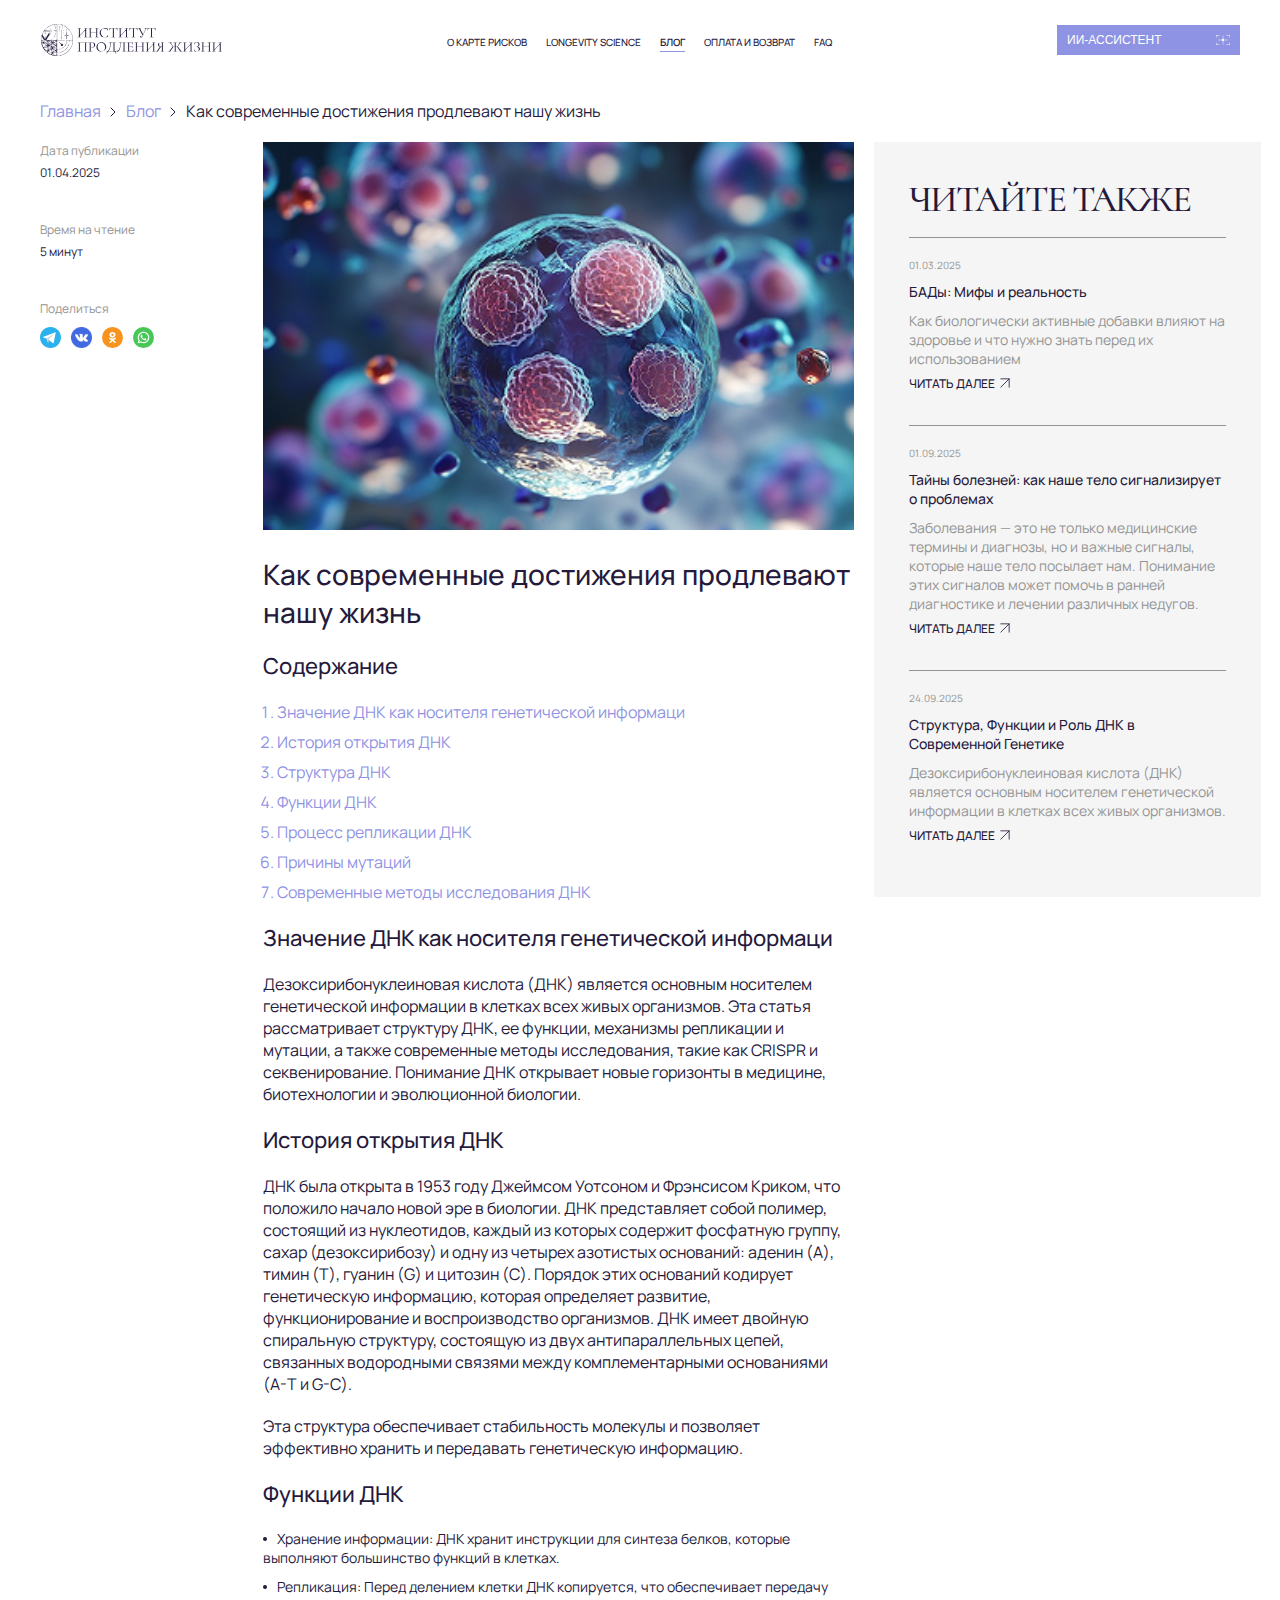
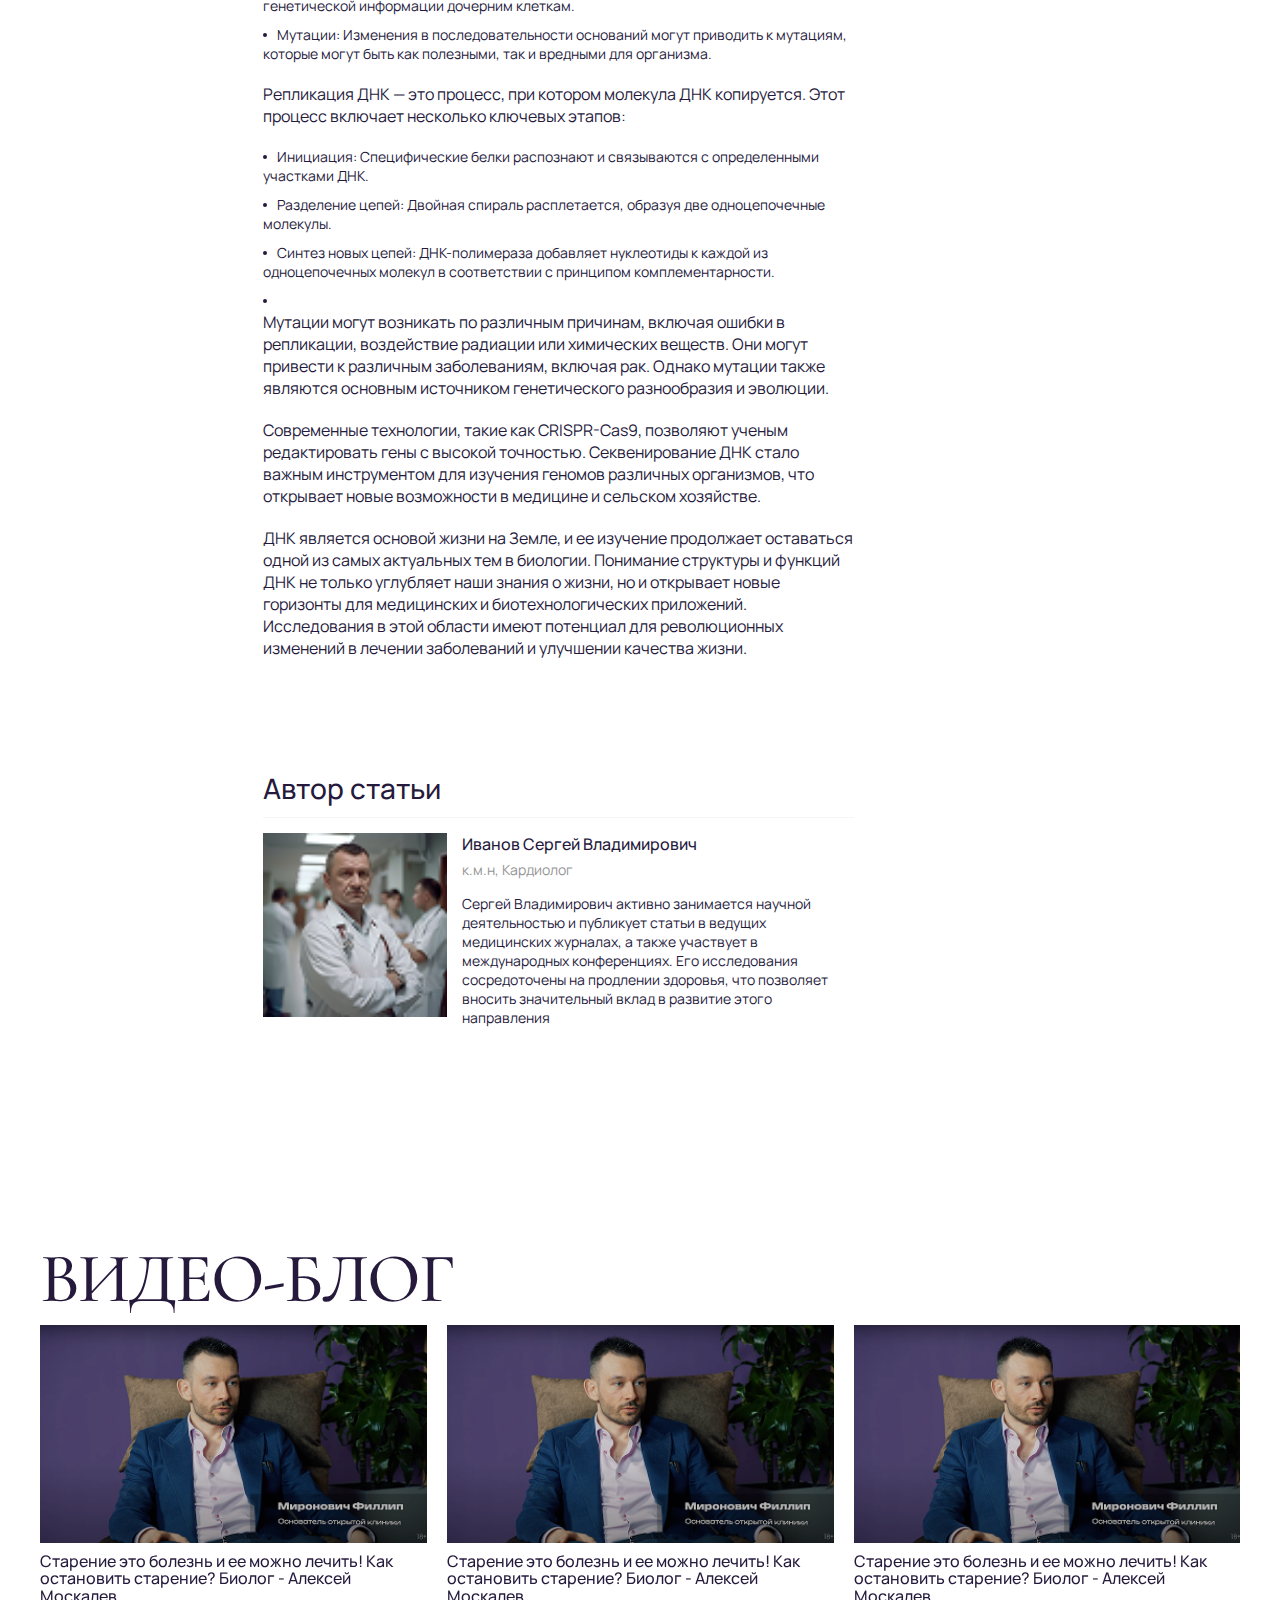
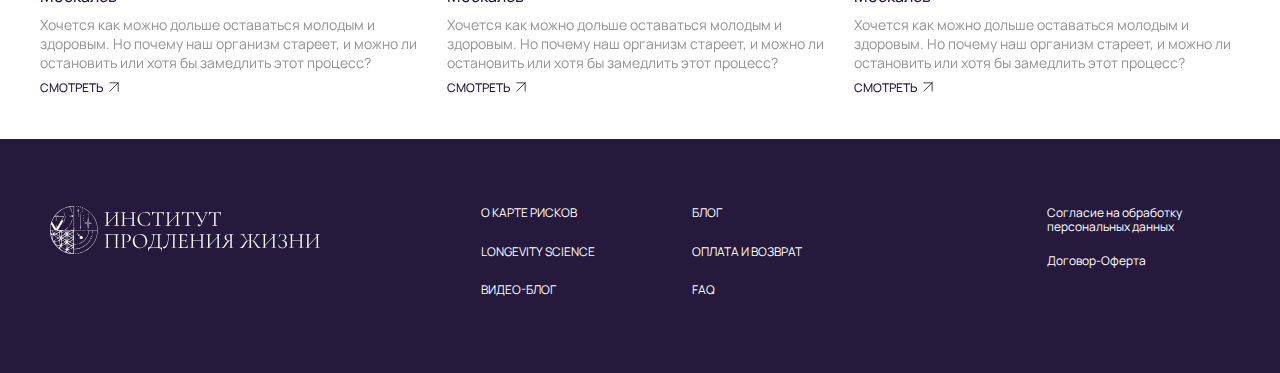
<file: blog-article.html>
<!DOCTYPE html>
<html lang="ru">
<head>
    <meta charset="UTF-8">
    <meta name="viewport" content="width=device-width, initial-scale=1.0">
    <title>Блог</title>
    <link  rel="stylesheet"  href="https://cdn.jsdelivr.net/npm/swiper@11/swiper-bundle.min.css"/>
    <script src="https://cdn.jsdelivr.net/npm/swiper@11/swiper-bundle.min.js"></script>
    <link rel="stylesheet" href="styles.css">

</head>
<body>
    <header class='header'>
        <div class="header__container container">
            <div class="header__logo">
                <a href="/">
                    <img src='./images/logo.svg'/>
                </a>
            </div>
            <nav>
                <ul class="header__menu">
                    <li><a class="header__link " href="./longevity/health-risk-map.htm">О карте рисков</a></li>
                    <li><a class="header__link" href="/longevity-science.html">longevity science</a></li>
                    <li><a class="header__link active" href="/blog.html">Блог</a></li>
                    <li><a class="header__link" href="/payment-and-return.html">оплата и возврат</a></li>
                    <li><a class="header__link " href="/faq.html">FAQ</a></li>
                </ul>
            </nav>
            <button class='hide-on-desktop button  button--burger'><img class='button__icon' src='./images/burger-icon.svg' width='33px' height='33px' /></button>
            <button class='hide-on-mobile button button--assistant ' data-button='assistanse'> <span class='button__title'>ИИ-Ассистент</span> <img class='button__icon' src='./images/assistant-icon.svg'/> </button>
        </div>
    </header>
    <div class='mobile-menu'>
        <div class='mobile-menu__container'>
            <div class="mobile-menu__header">
                <button class='hide-on-desktop button button--rounded button--burger'><img class='button__icon' src='./images/close-icon.svg'/></button>
            </div>
            <ul class='mobile-menu__menu'>
                <li><a class='mobile-menu__link' href='./longevity/health-risk-map.htm'><span class='mobile-menu__link-title'>О карте рисков</span><img class='mobile-menu__link-icon' src='./images/arrow-right.svg'/></a></li>
                <li><a class='mobile-menu__link' href='/longevity-science.html'><span class='mobile-menu__link-title'>longevity science</span><img class='mobile-menu__link-icon' src='./images/arrow-right.svg'/></a></li>
                <li><a class='mobile-menu__link' href='/blog.html'><span class='mobile-menu__link-title'>Блог</span><img class='mobile-menu__link-icon' src='./images/arrow-right.svg'/></a></li>
                <li><a class='mobile-menu__link' href='/payment-and-return.html'><span class='mobile-menu__link-title'>оплата и возврат</span><img class='mobile-menu__link-icon' src='./images/arrow-right.svg'/></a></li>
                <li><a class='mobile-menu__link' href='/faq.html'><span class='mobile-menu__link-title'>FAQ</span><img class='mobile-menu__link-icon' src='./images/arrow-right.svg'/></a></li>
            </ul>
        </div>
    </div>
    <main>
        <section class="section">
            <div class="container breadcrumbs">
                <a href='/' class='breadcrumbs__item'>Главная</a>
                <a href='/blog.html' class='breadcrumbs__item'>Блог</a>
                <span class='breadcrumbs__item active'>Как современные достижения продлевают нашу жизнь</span>
            </div>
        </section>
        <section class="section article">
            <div class="container article__container">
                <div class="article__info hide-on-mobile">
                    <div class="article__info-block">
                        <span class="article__info-block-title">Дата публикации</span>
                        <span class="article__info-block-value">01.04.2025</span>
                    </div>
                    <div class="article__info-block">
                        <span class="article__info-block-title">Время на чтение</span>
                        <span class="article__info-block-value">5 минут</span>
                    </div>
                    <div class="article__share">
                        <span class="article__share-title">Поделиться</span>
                        <div class="article__share-links">
                            <a hraf="javascript:void(0)" class="article__share-link">
                                <img src="./images/tg-icon.svg" alt="" class="">
                            </a>
                            <a hraf="javascript:void(0)" class="article__share-link">
                                <img src="./images/vk-icon.svg" alt="" class="">
                            </a>
                            <a hraf="javascript:void(0)" class="article__share-link">
                                <img src="./images/ok-icon.svg" alt="" class="">
                            </a>
                            <a hraf="javascript:void(0)" class="article__share-link">
                                <img src="./images/wa-icon.svg" alt="" class="">
                            </a>
                        </div>
                    </div>
                </div>
                <div class="article__poster">
                    <img src="./images/blog-article-poster-1.png" alt="">
                </div>
                <div class="article__info hide-on-desktop">
                    <div class="article__info-block">
                        <span class="article__info-block-title">Дата публикации</span>
                        <span class="article__info-block-value">01.04.2025</span>
                    </div>
                    <div class="article__info-block">
                        <span class="article__info-block-title">Время на чтение</span>
                        <span class="article__info-block-value">5 минут</span>
                    </div>
                </div>
                <div class="article-title">Как современные достижения продлевают нашу жизнь</div>
               
                <div class="article__content">
                    <p class="article__content-title">Содержание</p>
                    <ol class="article__content-links">
                        <li><a href="#chapter-1" class="article__content-link">Значение ДНК как носителя генетической информаци</a></li>
                        <li><a href="#chapter-2" class="article__content-link">История открытия ДНК</a></li>
                        <li><a href="#chapter-3" class="article__content-link">Структура ДНК</a></li>
                        <li><a href="#chapter-4" class="article__content-link">Функции ДНК</a></li>
                        <li><a href="#chapter-5" class="article__content-link">Процесс репликации ДНК</a></li>
                        <li><a href="#chapter-6" class="article__content-link">Причины мутаций</a></li>
                        <li><a href="#chapter-7" class="article__content-link">Современные методы исследования ДНК</a></li>
                    </ol>
                    <p class="article__content-title" id='chapter-1'>Значение ДНК как носителя генетической информаци</p>
                    <p class='article__content-text'>Дезоксирибонуклеиновая кислота (ДНК) является основным носителем генетической информации в клетках всех живых организмов. Эта статья рассматривает структуру ДНК, ее функции, механизмы репликации и мутации, а также современные методы исследования, такие как CRISPR и секвенирование. Понимание ДНК открывает новые горизонты в медицине, биотехнологии и эволюционной биологии.</p>
                    <p class="article__content-title" id='chapter-2' >История открытия ДНК</p>
                    <p class='article__content-text'> ДНК была открыта в 1953 году Джеймсом Уотсоном и Фрэнсисом Криком, что положило начало новой эре в биологии. ДНК представляет собой полимер, состоящий из нуклеотидов, каждый из которых содержит фосфатную группу, сахар (дезоксирибозу) и одну из четырех азотистых оснований: аденин (A), тимин (T), гуанин (G) и цитозин (C). Порядок этих оснований кодирует генетическую информацию, которая определяет развитие, функционирование и воспроизводство организмов. ДНК имеет двойную спиральную структуру, состоящую из двух антипараллельных цепей, связанных водородными связями между комплементарными основаниями (A-T и G-C).</p>
                    <p class='article__content-text' id='chapter-3'> Эта структура обеспечивает стабильность молекулы и позволяет эффективно хранить и передавать генетическую информацию. </p>
                    
                    <p class="article__content-title" id='chapter-4'>Функции ДНК</p>
                    <ul class='article__content-list'>
                        <li class="article__content-list-item">Хранение информации: ДНК хранит инструкции для синтеза белков, которые выполняют большинство функций в клетках.</li>
                        <li class="article__content-list-item">Репликация: Перед делением клетки ДНК копируется, что обеспечивает передачу генетической информации дочерним клеткам.</li>
                        <li class="article__content-list-item">Мутации: Изменения в последовательности оснований могут приводить к мутациям, которые могут быть как полезными, так и вредными для организма.</li>
                    </ul>
                    <p class='article__content-text' id='chapter-5'>Репликация ДНК — это процесс, при котором молекула ДНК копируется. Этот процесс включает несколько ключевых этапов:</p>
                    <ul class='article__content-list'>
                        <li class="article__content-list-item">Инициация: Специфические белки распознают и связываются с определенными участками ДНК.</li>
                        <li class="article__content-list-item">Разделение цепей: Двойная спираль расплетается, образуя две одноцепочечные молекулы.</li>
                        <li class="article__content-list-item">Синтез новых цепей: ДНК-полимераза добавляет нуклеотиды к каждой из одноцепочечных молекул в соответствии с принципом комплементарности.</li>
                        <li class="article__content-list-item"></li>
                    </ul>
                    <p class='article__content-text' id='chapter-6'>Мутации могут возникать по различным причинам, включая ошибки в репликации, воздействие радиации или химических веществ. Они могут привести к различным заболеваниям, включая рак. Однако мутации также являются основным источником генетического разнообразия и эволюции.</p>
                    <p class='article__content-text'>Современные технологии, такие как CRISPR-Cas9, позволяют ученым редактировать гены с высокой точностью. Секвенирование ДНК стало важным инструментом для изучения геномов различных организмов, что открывает новые возможности в медицине и сельском хозяйстве.</p>
                    <p class='article__content-text' id='chapter-7'>ДНК является основой жизни на Земле, и ее изучение продолжает оставаться одной из самых актуальных тем в биологии. Понимание структуры и функций ДНК не только углубляет наши знания о жизни, но и открывает новые горизонты для медицинских и биотехнологических приложений. Исследования в этой области имеют потенциал для революционных изменений в лечении заболеваний и улучшении качества жизни.</p>
                </div>

                <div class="article__author">
                    <span class='article__author-title'>Автор статьи</span>

                    <div class="article__author-photo">
                        <img src='./images/article-author.png'  alt='article author photo'/>
                    </div>
                    <div class="article__author-info">
                        <span class="article__author-name">Иванов Сергей Владимирович</span>
                        <span class="article__author-job-title">к.м.н, Кардиолог</span>
                    </div>
                    <p class="article__author-about">Сергей Владимирович активно занимается научной деятельностью и публикует статьи в ведущих медицинских журналах, а также участвует в международных конференциях. Его исследования сосредоточены на продлении здоровья, что позволяет вносить значительный вклад в развитие этого направления
                    </p>
                </div>

                <div class="article__share hide-on-desktop">
                    <span class="article__share-title">Поделиться</span>
                    <div class="article__share-links">
                        <a hraf="javascript:void(0)" class="article__share-link">
                            <img src="./images/tg-icon.svg" alt="" class="">
                        </a>
                        <a hraf="javascript:void(0)" class="article__share-link">
                            <img src="./images/vk-icon.svg" alt="" class="">
                        </a>
                        <a hraf="javascript:void(0)" class="article__share-link">
                            <img src="./images/ok-icon.svg" alt="" class="">
                        </a>
                        <a hraf="javascript:void(0)" class="article__share-link">
                            <img src="./images/wa-icon.svg" alt="" class="">
                        </a>
                    </div>
                </div>

                <div class="recomended-content">
                    <div class="recomended-content__title">Читайте также</div>
                    <div class="recomended-content__item">
                        <div class="recomended-content__item-date">01.03.2025</div>
                        <div class="recomended-content__item-title">БАДы: Мифы и реальность</div>
                        <div class="recomended-content__item-info">Как биологически активные добавки влияют на здоровье и что нужно знать перед их использованием</div>
                        <a href='/blog-article.html' class='button button--inline'>
                            <span class='button__title'>Читать далее</span>
                            <div class='button__icon'></div>
                        </a>
                    </div>
                    <div class="recomended-content__item">
                        <div class="recomended-content__item-date">01.09.2025</div>
                        <div class="recomended-content__item-title">Тайны болезней: как наше тело сигнализирует о проблемах</div>
                        <div class="recomended-content__item-info">Заболевания — это не только медицинские термины и диагнозы, но и важные сигналы, которые наше тело посылает нам. Понимание этих сигналов может помочь в ранней диагностике и лечении различных недугов.</div>
                        <a href='/blog-article.html' class='button button--inline'>
                            <span class='button__title'>Читать далее</span>
                            <div class='button__icon'></div>
                        </a>
                    </div>
                    <div class="recomended-content__item">
                        <div class="recomended-content__item-date">24.09.2025</div>
                        <div class="recomended-content__item-title">Структура, Функции и Роль ДНК в Современной Генетике</div>
                        <div class="recomended-content__item-info">Дезоксирибонуклеиновая кислота (ДНК) является основным носителем генетической информации в клетках всех живых организмов. </div>
                        <a href='/blog-article.html' class='button button--inline'>
                            <span class='button__title'>Читать далее</span>
                            <div class='button__icon'></div>
                        </a>
                    </div>
                </div>
            </div>
        </section>

        <section class="section blog">
            <div class="container blog__container">
                <h2 class="title-h2-2 blog__title">Видео-блог</h2>
                <div class="blog__slider swiper">
                    <div class="swiper-wrapper">
                        <div class="blog__slide swiper-slide">
                            <img src='./images/poster.png' class='blog__slide-image' />
                            <div class="blog__slide-title">Старение это болезнь и ее можно лечить! Как остановить старение? Биолог - Алексей Москалев</div>
                            <div class="blog__slide-description">Хочется как можно дольше оставаться молодым и здоровым. Но почему наш организм стареет, и можно ли остановить или хотя бы замедлить этот процесс?</div>
                            <a href='/blog-video.html' class='button button--inline'>
                                <span class='button__title'>Смотреть</span>
                                <div class='button__icon'></div>
                            </a>
                        </div>
                        <div class="blog__slide swiper-slide">
                            <img src='./images/poster.png' class='blog__slide-image' />
                            <div class="blog__slide-title">Старение это болезнь и ее можно лечить! Как остановить старение? Биолог - Алексей Москалев</div>
                            <div class="blog__slide-description">Хочется как можно дольше оставаться молодым и здоровым. Но почему наш организм стареет, и можно ли остановить или хотя бы замедлить этот процесс?</div>
                            <a href='/blog-video.html' class='button button--inline'>
                                <span class='button__title'>Смотреть</span>
                                <div class='button__icon'></div>
                            </a>
                        </div>
                        <div class="blog__slide swiper-slide">
                            <img src='./images/poster.png' class='blog__slide-image' />
                            <div class="blog__slide-title">Старение это болезнь и ее можно лечить! Как остановить старение? Биолог - Алексей Москалев</div>
                            <div class="blog__slide-description">Хочется как можно дольше оставаться молодым и здоровым. Но почему наш организм стареет, и можно ли остановить или хотя бы замедлить этот процесс?</div>
                            <a href='/blog-video.html' class='button button--inline'>
                                <span class='button__title'>Смотреть</span>
                                <div class='button__icon'></div>
                            </a>
                        </div>
                        <div class="blog__slide swiper-slide">
                            <img src='./images/poster.png' class='blog__slide-image' />
                            <div class="blog__slide-title">Старение это болезнь и ее можно лечить! Как остановить старение? Биолог - Алексей Москалев</div>
                            <div class="blog__slide-description">Хочется как можно дольше оставаться молодым и здоровым. Но почему наш организм стареет, и можно ли остановить или хотя бы замедлить этот процесс?</div>
                            <a href='/blog-video.html' class='button button--inline'>
                                <span class='button__title'>Смотреть</span>
                                <div class='button__icon'></div>
                            </a>
                        </div>
                    </div>
                    <div class="swiper-pagination"></div>
                </div>
            </div>
        </section>

        <section class='section hide-on-desktop '>
            <div class='container container--flex container-ai-assistant-fixed '>
                <button class='hide-on-desktop button--assistant button--fixed button--primary' data-button='assistanse' id='fixed'> <img class='button__icon' src='./images/assistant-icon.svg'/></button>
            </div>
        </section>
    </main>
    <footer class='footer'>
        <div class="container footer__container">
            <div class="footer__logo">
                <a href='/'>
                    <img src='./images/logo-inverted.svg'/>
                </a>
            </div>
            <nav class="footer__navigation">
                <div class='footer__navigation-links'>
                    <a href='./longevity/health-risk-map.htm' class='footer__navigation-link'>О карте рисков</a>
                    <a href='/longevity-science.html' class='footer__navigation-link'>LONGEVITY SCIENCE</a>
                    <a href='/blog.html' class='footer__navigation-link'>ВИДЕО-БЛОГ</a>
                </div>
                <div class='footer__navigation-links'>
                        <a href='/blog.html' class='footer__navigation-link'>БЛОГ</a>
                        <a href='/payment-and-return.html' class='footer__navigation-link'>ОПЛАТА и возврат</a>
                        <a href='/faq.html' class='footer__navigation-link'>FAQ</a>
                </div>
            </nav>
            <div class="footer__navigation-docs">
                <a href='/' class='footer__navigation-doc'>Согласие на обработку персональных данных</a>
                <a href='/' class='footer__navigation-doc'>Договор-Оферта</a>
            </div>
        </div>
    </footer>
    <script src='bundle.js'></script>
    

</body>
</html>
</file>
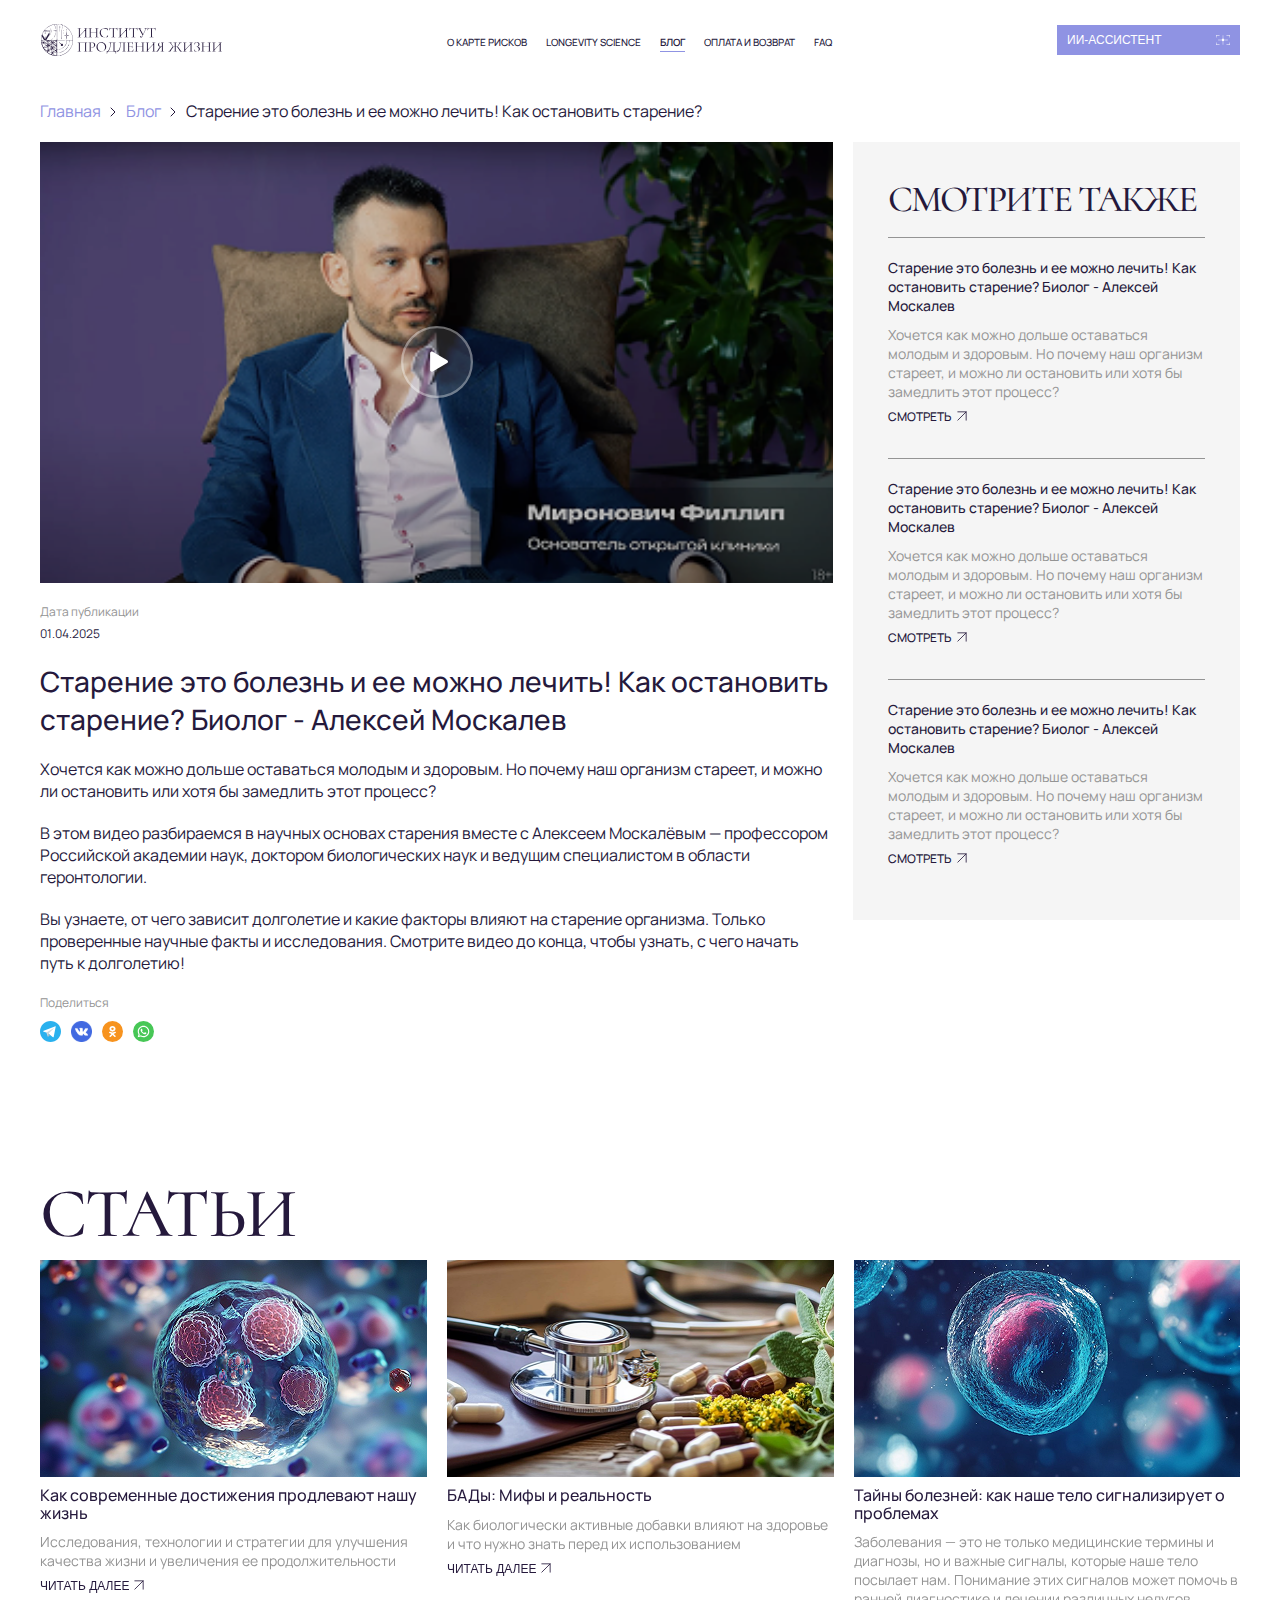
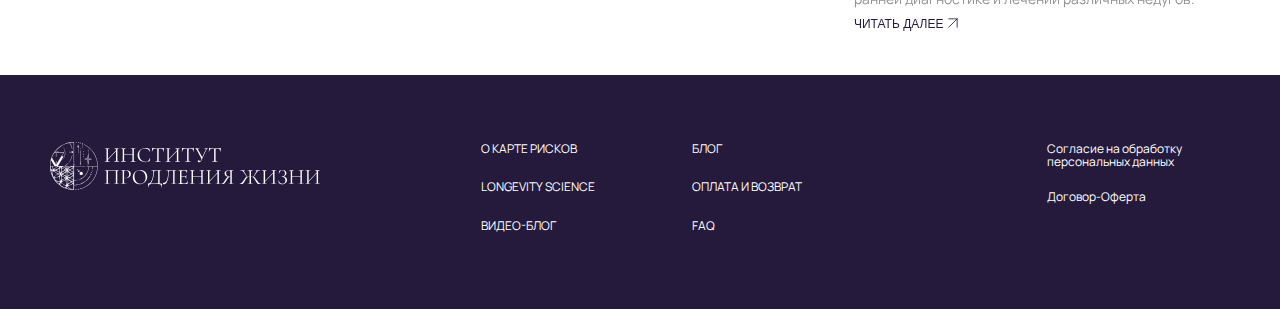
<file: blog-video.html>
<!DOCTYPE html>
<html lang="ru">
<head>
    <meta charset="UTF-8">
    <meta name="viewport" content="width=device-width, initial-scale=1.0">
    <title>Блог</title>
    <link  rel="stylesheet"  href="https://cdn.jsdelivr.net/npm/swiper@11/swiper-bundle.min.css"/>
    <script src="https://cdn.jsdelivr.net/npm/swiper@11/swiper-bundle.min.js"></script>
    <link rel="stylesheet" href="styles.css">

</head>
<body>
    <header class='header'>
        <div class="header__container container">
            <div class="header__logo">
                <a href="/">
                    <img src='./images/logo.svg'/>
                </a>
            </div>
            <nav>
                <ul class="header__menu">
                    <li><a class="header__link " href="/health-risk-map.html">О карте рисков</a></li>
                    <li><a class="header__link" href="/longevity-science.html">longevity science</a></li>
                    <li><a class="header__link active" href="/blog.html">Блог</a></li>
                    <li><a class="header__link" href="/payment-and-return.html">оплата и возврат</a></li>
                    <li><a class="header__link " href="/faq.html">FAQ</a></li>
                </ul>
            </nav>
            <button class='hide-on-desktop button  button--burger'><img class='button__icon' src='./images/burger-icon.svg' width='33px' height='33px' /></button>
            <button class='hide-on-mobile button button--assistant ' data-button='assistanse'> <span class='button__title'>ИИ-Ассистент</span> <img class='button__icon' src='./images/assistant-icon.svg'/> </button>
        </div>
    </header>
    <div class='mobile-menu'>
        <div class='mobile-menu__container'>
            <div class="mobile-menu__header">
                <button class='hide-on-desktop button button--rounded button--burger'><img class='button__icon' src='./images/close-icon.svg'/></button>
            </div>
            <ul class='mobile-menu__menu'>
                <li><a class='mobile-menu__link' href='/health-risk-map.html'><span class='mobile-menu__link-title'>О карте рисков</span><img class='mobile-menu__link-icon' src='./images/arrow-right.svg'/></a></li>
                <li><a class='mobile-menu__link' href='/longevity-science.html'><span class='mobile-menu__link-title'>longevity science</span><img class='mobile-menu__link-icon' src='./images/arrow-right.svg'/></a></li>
                <li><a class='mobile-menu__link' href='/blog.html'><span class='mobile-menu__link-title'>Блог</span><img class='mobile-menu__link-icon' src='./images/arrow-right.svg'/></a></li>
                <li><a class='mobile-menu__link' href='/payment-and-return.html'><span class='mobile-menu__link-title'>оплата и возврат</span><img class='mobile-menu__link-icon' src='./images/arrow-right.svg'/></a></li>
                <li><a class='mobile-menu__link' href='/faq.html'><span class='mobile-menu__link-title'>FAQ</span><img class='mobile-menu__link-icon' src='./images/arrow-right.svg'/></a></li>
            </ul>
        </div>
    </div>
    <main>
        <section class="section">
            <div class="container breadcrumbs">
                <a href='/' class='breadcrumbs__item'>Главная</a>
                <a href='/blog.html' class='breadcrumbs__item'>Блог</a>
                <span class='breadcrumbs__item active'>Старение это болезнь и ее можно лечить! Как остановить старение? </span>
            </div>
        </section>
        <section class="section video-article article">
            <div class="container video-article__container">
                <div class="video-article__content">
                    <div class='video'>
                        <iframe src="https://vk.com/video_ext.php?oid=-22822305&id=456241864&hd=2" width="100%" height="100%" allow="autoplay; encrypted-media; fullscreen; picture-in-picture;" frameborder="0" allowfullscreen></iframe>
                        <div class='video__overlay video__overlay--poster' style='background-image: url("./images/poster.png");'></div>
                        <div class='video__overlay video__overlay--source'>
                            <div class='video__source-container'>
                                <p class='video__source-title'>Выберите источник для  воспроизведения видео:</p>
                                <div class='video__source-items'>
                                    <div class='video__source-item' data-url='https://rutube.ru/play/embed/2991aeff6a4fd9d51c044476a6422840'><img src="./images/rutube-icon.svg" class='video__source-item-icon'/><span class='video__source-item-title'>RuTube</span></div>
                                    <div class='video__source-item' data-url='https://vk.com/video_ext.php?oid=-22822305&id=456241864&hd=2'><img src="./images/vkvideo-icon.svg" class='video__source-item-icon'/><span class='video__source-item-title'>VkВидео</span></div>
                                    <div class='video__source-item' data-url='https://www.youtube.com/embed/uqF1rCJJ7c0?si=BBVxhYjrDUsvIWU6'><img src="./images/youtube-icon.svg" class='video__source-item-icon'/><span class='video__source-item-title'>YouTube</span></div>
                                </div>
                            </div>
                        </div>
                        <div class='video__overlay video__overlay--play'>
                            <div class="video__play-btn" ></div>
                        </div>
                    </div>
                    <div class="article__info-block">
                        <span class="article__info-block-title">Дата публикации</span>
                        <span class="article__info-block-value">01.04.2025</span>
                    </div>
                    <div class="article-title">Старение это болезнь и ее можно лечить! Как остановить старение? Биолог - Алексей Москалев</div>
                    <p class='article__content-text'>Хочется как можно дольше оставаться молодым и здоровым. Но почему наш организм стареет, и можно ли остановить или хотя бы замедлить этот процесс?</p>
                    <p class='article__content-text'>В этом видео разбираемся в научных основах старения вместе с Алексеем Москалёвым — профессором Российской академии наук, доктором биологических наук и ведущим специалистом в области геронтологии. </p>
                    <p class='article__content-text'>Вы узнаете, от чего зависит долголетие и какие факторы влияют на старение организма.  Только проверенные научные факты и исследования. Смотрите видео до конца, чтобы узнать, с чего начать путь к долголетию! </p>
                    <div class="article__share">
                        <span class="article__share-title">Поделиться</span>
                        <div class="article__share-links">
                            <a hraf="javascript:void(0)" class="article__share-link">
                                <img src="./images/tg-icon.svg" alt="" class="">
                            </a>
                            <a hraf="javascript:void(0)" class="article__share-link">
                                <img src="./images/vk-icon.svg" alt="" class="">
                            </a>
                            <a hraf="javascript:void(0)" class="article__share-link">
                                <img src="./images/ok-icon.svg" alt="" class="">
                            </a>
                            <a hraf="javascript:void(0)" class="article__share-link">
                                <img src="./images/wa-icon.svg" alt="" class="">
                            </a>
                        </div>
                    </div>
                </div>
                <div class="recomended-content">
                    <div class="recomended-content__title">Смотрите также</div>
                    <div class="recomended-content__item">
                        <div class="recomended-content__item-title">Старение это болезнь и ее можно лечить! Как остановить старение? Биолог - Алексей Москалев</div>
                        <div class="recomended-content__item-info">Хочется как можно дольше оставаться молодым и здоровым. Но почему наш организм стареет, и можно ли остановить или хотя бы замедлить этот процесс?</div>
                        <a href='/blog-video.html' class='button button--inline'>
                            <span class='button__title'>смотреть</span>
                            <div class='button__icon'></div>
                        </a>
                    </div>
                    <div class="recomended-content__item">
                        <div class="recomended-content__item-title">Старение это болезнь и ее можно лечить! Как остановить старение? Биолог - Алексей Москалев</div>
                        <div class="recomended-content__item-info">Хочется как можно дольше оставаться молодым и здоровым. Но почему наш организм стареет, и можно ли остановить или хотя бы замедлить этот процесс?</div>
                        <a href='/blog-video.html' class='button button--inline'>
                            <span class='button__title'>смотреть</span>
                            <div class='button__icon'></div>
                        </a>
                    </div>
                    <div class="recomended-content__item">
                        <div class="recomended-content__item-title">Старение это болезнь и ее можно лечить! Как остановить старение? Биолог - Алексей Москалев</div>
                        <div class="recomended-content__item-info">Хочется как можно дольше оставаться молодым и здоровым. Но почему наш организм стареет, и можно ли остановить или хотя бы замедлить этот процесс?</div>
                        <a href='/blog-video.html' class='button button--inline'>
                            <span class='button__title'>смотреть</span>
                            <div class='button__icon'></div>
                        </a>
                    </div>
                </div>
            </div>
        </section>

        
        <section class="section blog">
            <div class="container blog__container">
                <h2 class="title-h2-2 blog__title">статьи</h2>
                <div class="blog__slider swiper">
                    <div class="swiper-wrapper">
                        <a href='/' class="blog__slide swiper-slide">
                            <img src='./images/blog-slide-1.png' class='blog__slide-image' />
                            <div class="blog__slide-title">Как современные достижения продлевают нашу жизнь</div>
                            <div class="blog__slide-description">Исследования, технологии и стратегии для улучшения качества жизни и увеличения ее продолжительности</div>
                            <button class='button button--inline'>
                                <span class='button__title'>Читать далее</span>
                                <div class='button__icon'></div>
                            </button>
                        </a>
                        <a href='/' class="blog__slide swiper-slide">
                            <img src='./images/blog-slide-2.png' class='blog__slide-image' />
                            <div class="blog__slide-title">БАДы: Мифы и реальность</div>
                            <div class="blog__slide-description">Как биологически активные добавки влияют на здоровье и что нужно знать перед их использованием</div>
                            <button class='button button--inline'>
                                <span class='button__title'>Читать далее</span>
                                <div class='button__icon'></div>
                            </button>
                        </a>
                        <a href='/' class="blog__slide swiper-slide">
                            <img src='./images/blog-slide-3.png' class='blog__slide-image' />
                            <div class="blog__slide-title">Тайны болезней: как наше тело сигнализирует о проблемах</div>
                            <div class="blog__slide-description">Заболевания — это не только медицинские термины и диагнозы, но и важные сигналы, которые наше тело посылает нам. Понимание этих сигналов может помочь в ранней диагностике и лечении различных недугов.</div>
                            <button class='button button--inline'>
                                <span class='button__title'>Читать далее</span>
                                <div class='button__icon'></div>
                            </button>
                        </a>
                    </div>
                    <div class="swiper-pagination"></div>
                </div>
            </div>
        </section>


        <section class='section hide-on-desktop '>
            <div class='container container--flex container-ai-assistant-fixed '>
                <button class='hide-on-desktop button--assistant button--fixed button--primary' data-button='assistanse' id='fixed'> <img class='button__icon' src='./images/assistant-icon.svg'/></button>
            </div>
        </section>
    </main>
    <footer class='footer'>
        <div class="container footer__container">
            <div class="footer__logo">
                <a href='/'>
                    <img src='./images/logo-inverted.svg'/>
                </a>
            </div>
            <nav class="footer__navigation">
                <div class='footer__navigation-links'>
                    <a href='/health-risk-map.html' class='footer__navigation-link'>О карте рисков</a>
                    <a href='/longevity-science.html' class='footer__navigation-link'>LONGEVITY SCIENCE</a>
                    <a href='/blog.html' class='footer__navigation-link'>ВИДЕО-БЛОГ</a>
                </div>
                <div class='footer__navigation-links'>
                        <a href='/blog.html' class='footer__navigation-link'>БЛОГ</a>
                        <a href='/payment-and-return.html' class='footer__navigation-link'>ОПЛАТА и возврат</a>
                        <a href='/faq.html' class='footer__navigation-link'>FAQ</a>
                </div>
            </nav>
            <div class="footer__navigation-docs">
                <a href='/' class='footer__navigation-doc'>Согласие на обработку персональных данных</a>
                <a href='/' class='footer__navigation-doc'>Договор-Оферта</a>
            </div>
        </div>
    </footer>
    <script src='bundle.js'></script>
    

</body>
</html>
</file>
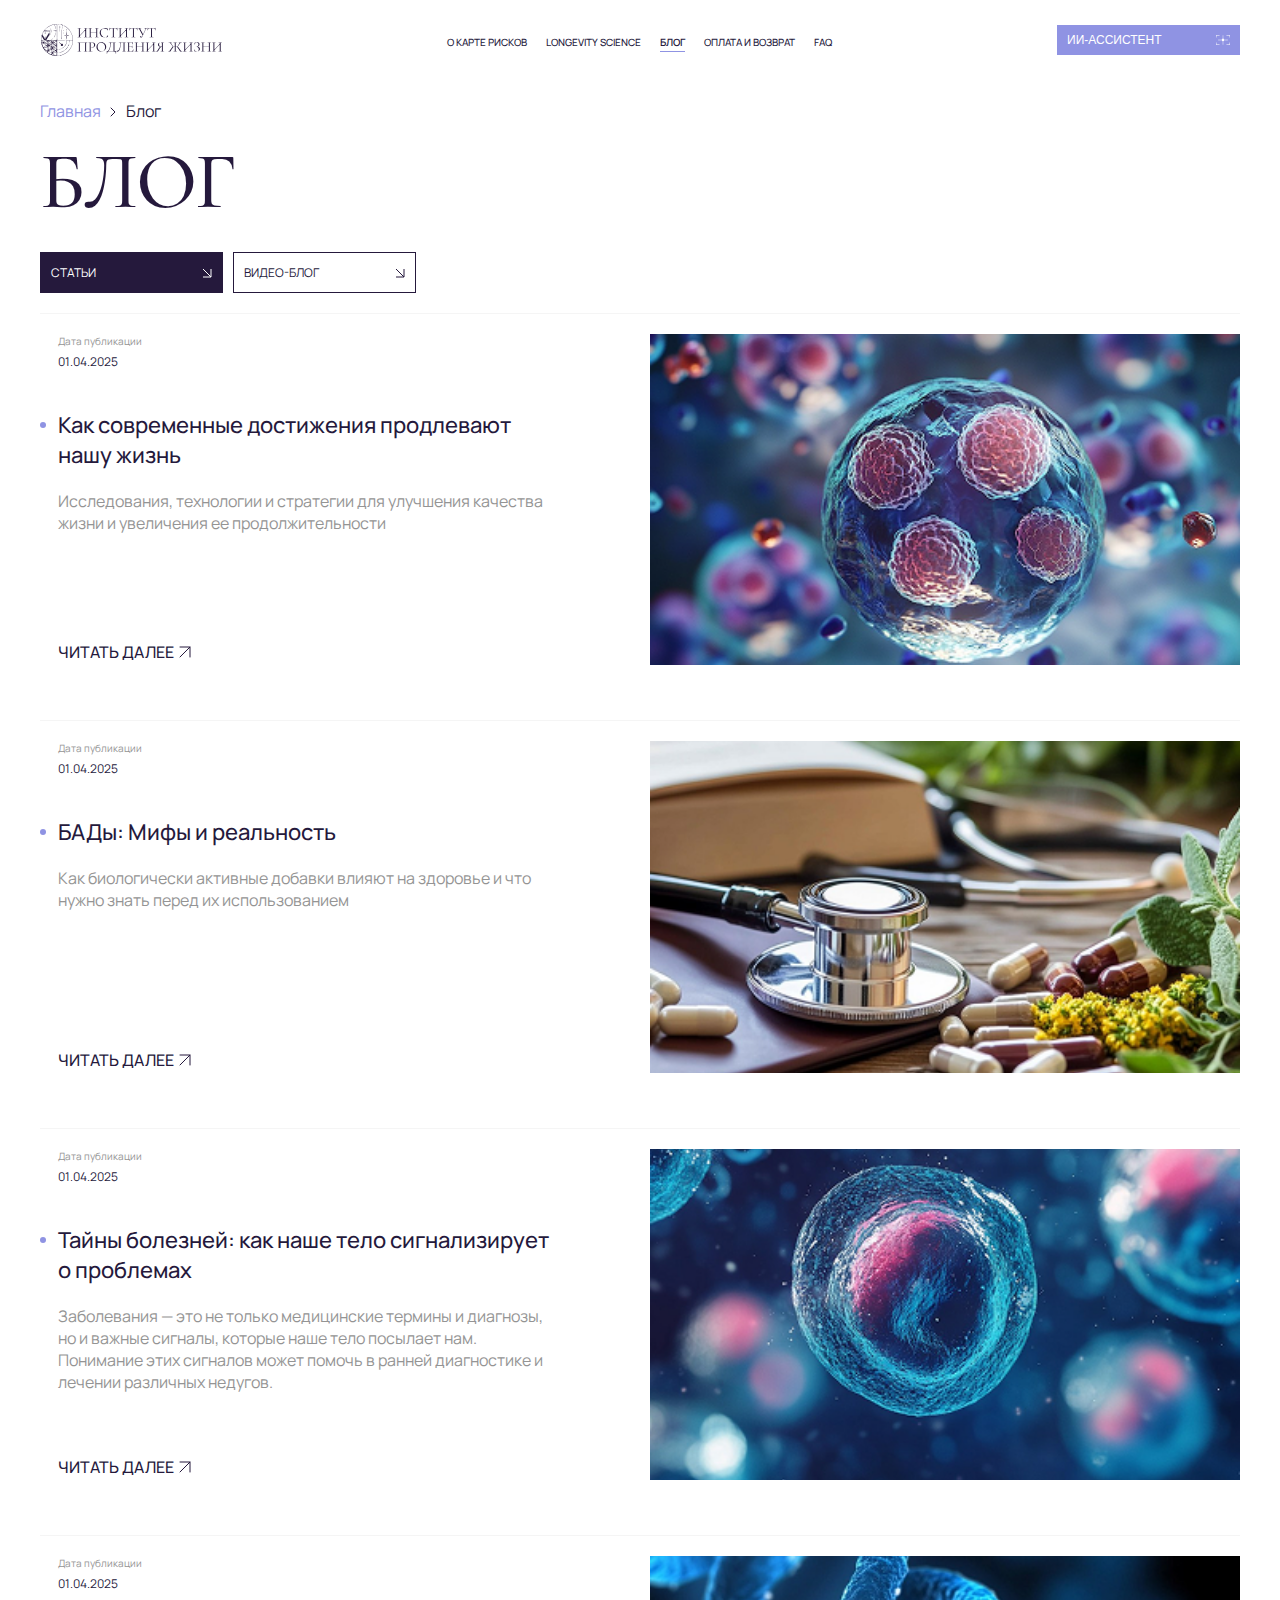
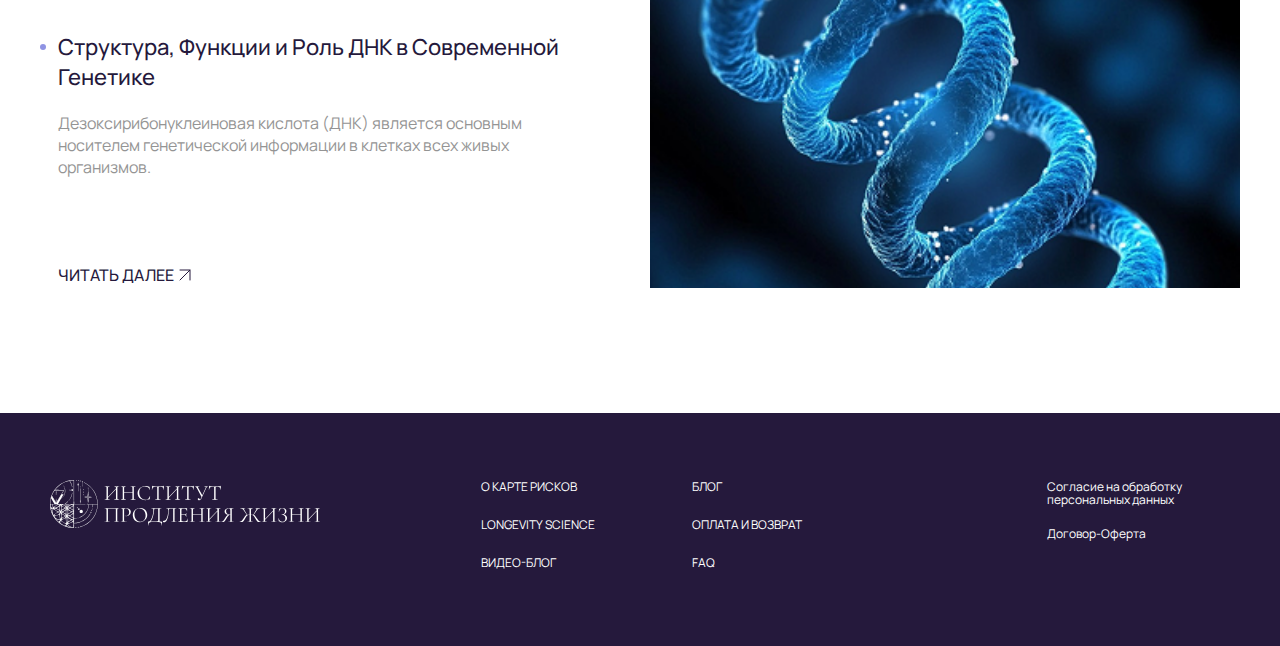
<file: blog.html>
<!DOCTYPE html>
<html lang="ru">
<head>
    <meta charset="UTF-8">
    <meta name="viewport" content="width=device-width, initial-scale=1.0">
    <title>Блог</title>
    <link  rel="stylesheet"  href="https://cdn.jsdelivr.net/npm/swiper@11/swiper-bundle.min.css"/>
    <script src="https://cdn.jsdelivr.net/npm/swiper@11/swiper-bundle.min.js"></script>
    <link rel="stylesheet" href="styles.css">
    

</head>
<body>
    <header class='header'>
        <div class="header__container container">
            <div class="header__logo">
                <a href="./">
                    <img src='./images/logo.svg'/>
                </a>
            </div>
            <nav>
                <ul class="header__menu">
                    <li><a class="header__link " href="./health-risk-map.html">О карте рисков</a></li>
                    <li><a class="header__link" href="./longevity-science.html">longevity science</a></li>
                    <li><a class="header__link active" href="./blog.html">Блог</a></li>
                    <li><a class="header__link" href="./payment-and-return.html">оплата и возврат</a></li>
                    <li><a class="header__link " href="./faq.html">FAQ</a></li>
                </ul>
            </nav>
            <button class='hide-on-desktop button  button--burger'><img class='button__icon' src='./images/burger-icon.svg' width='33px' height='33px' /></button>
            <button class='hide-on-mobile button button--assistant ' data-button='assistanse'> <span class='button__title'>ИИ-Ассистент</span> <img class='button__icon' src='./images/assistant-icon.svg'/> </button>
        </div>
    </header>
    <div class='mobile-menu'>
        <div class='mobile-menu__container'>
            <div class="mobile-menu__header">
                <button class='hide-on-desktop button button--rounded button--burger'><img class='button__icon' src='./images/close-icon.svg'/></button>
            </div>
            <ul class='mobile-menu__menu'>
                <li><a class='mobile-menu__link' href="./health-risk-map.html"><span class='mobile-menu__link-title'>О карте рисков</span><img class='mobile-menu__link-icon' src='./images/arrow-right.svg'/></a></li>
                <li><a class='mobile-menu__link' href="./longevity-science.html'"><span class='mobile-menu__link-title'>longevity science</span><img class='mobile-menu__link-icon' src='./images/arrow-right.svg'/></a></li>
                <li><a class='mobile-menu__link' href="./blog.html"><span class='mobile-menu__link-title'>Блог</span><img class='mobile-menu__link-icon' src='./images/arrow-right.svg'/></a></li>
                <li><a class='mobile-menu__link' href="./payment-and-return.html"><span class='mobile-menu__link-title'>оплата и возврат</span><img class='mobile-menu__link-icon' src='./images/arrow-right.svg'/></a></li>
                <li><a class='mobile-menu__link' href="./faq.html"><span class='mobile-menu__link-title'>FAQ</span><img class='mobile-menu__link-icon' src='./images/arrow-right.svg'/></a></li>
            </ul>
        </div>
    </div>
    <main>
        <section class="section">
            <div class="container breadcrumbs">
                <a href='./' class='breadcrumbs__item'>Главная</a>
                <span class='breadcrumbs__item active'>Блог</span>
            </div>
        </section>
    
        <section class="section blog-main section--padding-bottom-md">
            <div class="container blog-main__container">
                <h2 class="title-h2-1 blog-main__title">БЛОГ</h2>
                <div class="blog-main__tabs-container">
                    <div class='blog-main__tabs'>
                        <div class="blog-main__tab active" data-show='article'>
                            <span class="blog-main__tab-title">статьи</span>
                            <span class="blog-main__tab-icon"></span>
                        </div>
                        <div class="blog-main__tab" data-show='video'>
                            <span class="blog-main__tab-title ">ВИДЕО-БЛОГ</span>
                            <span class="blog-main__tab-icon"></span>
                        </div>
                    </div>
                    <div class="blog-main__tab-content active" data-content='article'>
                        <div class="blog-main__article-item">
                            <div class="blog-main__article-poster">
                                <img src="./images/blog-article-poster-1.png" alt="" class="">
                            </div>
                            <div class="blog-main__article-description">
                                <div class="blog-main__article-date">
                                    <span class="blog-main__article-date-title">Дата публикации</span>
                                    <span class="blog-main__article-date-value">01.04.2025</span>
                                </div>
                                <div class="blog-main__article-title">Как современные достижения продлевают нашу жизнь</div>
                                <div class="blog-main__article-info">Исследования, технологии и стратегии для улучшения качества жизни и увеличения ее продолжительности</div>
                                <div class="blog-main__article-button">
                                    <a href="./blog-article.html" class='button button--inline'>
                                        <span class='button__title'>Читать далее</span>
                                        <div class='button__icon'></div>
                                    </a>
                                </div>
                            </div>
                        </div>
                        <div class="blog-main__article-item">
                            <div class="blog-main__article-poster">
                                <img src="./images/blog-article-poster-2.png" alt="" class="">
                            </div>
                            <div class="blog-main__article-description">
                                <div class="blog-main__article-date">
                                    <span class="blog-main__article-date-title">Дата публикации</span>
                                    <span class="blog-main__article-date-value">01.04.2025</span>
                                </div>
                                <div class="blog-main__article-title">БАДы: Мифы и реальность</div>
                                <div class="blog-main__article-info">Как биологически активные добавки влияют на здоровье и что нужно знать перед их использованием</div>
                                <div class="blog-main__article-button">
                                    <a href="./blog-article.html" class='button button--inline'>
                                        <span class='button__title'>Читать далее</span>
                                        <div class='button__icon'></div>
                                    </a>
                                </div>
                            </div>
                        </div>
                        <div class="blog-main__article-item">
                            <div class="blog-main__article-poster">
                                <img src="./images/blog-article-poster-3.png" alt="" class="">
                            </div>
                            <div class="blog-main__article-description">
                                <div class="blog-main__article-date">
                                    <span class="blog-main__article-date-title">Дата публикации</span>
                                    <span class="blog-main__article-date-value">01.04.2025</span>
                                </div>
                                <div class="blog-main__article-title">Тайны болезней: как наше тело сигнализирует о проблемах</div>
                                <div class="blog-main__article-info">Заболевания — это не только медицинские термины и диагнозы, но и важные сигналы, которые наше тело посылает нам. Понимание этих сигналов может помочь в ранней диагностике и лечении различных недугов.</div>
                                <div class="blog-main__article-button">
                                    <a href="./blog-article.html" class='button button--inline'>
                                        <span class='button__title'>Читать далее</span>
                                        <div class='button__icon'></div>
                                    </a>
                                </div>
                            </div>
                        </div>
                        <div class="blog-main__article-item">
                            <div class="blog-main__article-poster">
                                <img src="./images/blog-article-poster-4.png" alt="" class="">
                            </div>
                            <div class="blog-main__article-description">
                                <div class="blog-main__article-date">
                                    <span class="blog-main__article-date-title">Дата публикации</span>
                                    <span class="blog-main__article-date-value">01.04.2025</span>
                                </div>
                                <div class="blog-main__article-title">Структура, Функции и Роль ДНК в Современной Генетике</div>
                                <div class="blog-main__article-info">Дезоксирибонуклеиновая кислота (ДНК) является основным носителем генетической информации в клетках всех живых организмов. </div>
                                <div class="blog-main__article-button">
                                    <a href="./blog-article.html" class='button button--inline'>
                                        <span class='button__title'>Читать далее</span>
                                        <div class='button__icon'></div>
                                    </a>
                                </div>
                            </div>
                        </div>
                    </div>
                    <div class="blog-main__tab-content" data-content='video'>
                        <div class="blog-main__video-item">
                            <div class="blog-main__video-wrapper video">
                                <iframe src="" width="100%" height="100%" allow="autoplay; encrypted-media; fullscreen; picture-in-picture;" frameborder="0" allowfullscreen></iframe>
                                <div class='video__overlay video__overlay--poster' style='background-image: url("./images/poster.png");'></div>
                                <div class='video__overlay video__overlay--source'>
                                    <div class='video__source-container'>
                                        <p class='video__source-title'>Выберите источник для  воспроизведения видео:</p>
                                        <div class='video__source-items'>
                                            <div class='video__source-item' data-url='https://rutube.ru/play/embed/2991aeff6a4fd9d51c044476a6422840'><img src="./images/rutube-icon.svg" class='video__source-item-icon'/><span class='video__source-item-title'>RuTube</span></div>
                                            <div class='video__source-item' data-url='https://vk.com/video_ext.php?oid=-22822305&id=456241864&hd=2'><img src="./images/vkvideo-icon.svg" class='video__source-item-icon'/><span class='video__source-item-title'>VkВидео</span></div>
                                            <div class='video__source-item' data-url='https://www.youtube.com/embed/uqF1rCJJ7c0?si=BBVxhYjrDUsvIWU6'><img src="./images/youtube-icon.svg" class='video__source-item-icon'/><span class='video__source-item-title'>YouTube</span></div>
                                        </div>
                                    </div>
                                </div>
                                <div class='video__overlay video__overlay--play'>
                                    <div class="video__play-btn" ></div>
                                </div>
                            </div>
                            <div class="blog-main__video-description">
                                <a href="./blog-video.html" class="blog-main__video-title">Старение это болезнь и ее можно лечить! Как остановить старение? Биолог - Алексей Москалев</a>
                                <div class="blog-main__video-info">Хочется как можно дольше оставаться молодым и здоровым. Но почему наш организм стареет, и можно ли остановить или хотя бы замедлить этот процесс?</div>
                                <div class="blog-main__video-source">
                                    <div class="blog-main__video-source-item" data-url='https://www.youtube.com/embed/uqF1rCJJ7c0?si=BBVxhYjrDUsvIWU6'> <span class="blog-main__video-source-item-title hide-on-mobile">Смотреть</span> <span> YouTube </span></div>
                                    <div class="blog-main__video-source-item" data-url='https://rutube.ru/play/embed/2991aeff6a4fd9d51c044476a6422840'><span class="blog-main__video-source-item-title hide-on-mobile">Смотреть</span> <span>RuTube </span></div>
                                    <div class="blog-main__video-source-item" data-url='https://vk.com/video_ext.php?oid=-22822305&id=456241864&hd=2'><span class="blog-main__video-source-item-title hide-on-mobile">Смотреть</span> <span>VK видео</span></div>
                                </div>
                            </div>
                        </div>
                        <div class="blog-main__video-item">
                            <div class="blog-main__video-wrapper video">
                                <iframe src="" width="100%" height="100%" allow="autoplay; encrypted-media; fullscreen; picture-in-picture;" frameborder="0" allowfullscreen></iframe>
                                <div class='video__overlay video__overlay--poster' style='background-image: url("./images/poster.png");'></div>
                                <div class='video__overlay video__overlay--source'>
                                    <div class='video__source-container'>
                                        <p class='video__source-title'>Выберите источник для  воспроизведения видео:</p>
                                        <div class='video__source-items'>
                                            <div class='video__source-item' data-url='https://rutube.ru/play/embed/2991aeff6a4fd9d51c044476a6422840'><img src="./images/rutube-icon.svg" class='video__source-item-icon'/><span class='video__source-item-title'>RuTube</span></div>
                                            <div class='video__source-item' data-url='https://vk.com/video_ext.php?oid=-22822305&id=456241864&hd=2'><img src="./images/vkvideo-icon.svg" class='video__source-item-icon'/><span class='video__source-item-title'>VkВидео</span></div>
                                            <div class='video__source-item' data-url='https://www.youtube.com/embed/uqF1rCJJ7c0?si=BBVxhYjrDUsvIWU6'><img src="./images/youtube-icon.svg" class='video__source-item-icon'/><span class='video__source-item-title'>YouTube</span></div>
                                        </div>
                                    </div>
                                </div>
                                <div class='video__overlay video__overlay--play'>
                                    <div class="video__play-btn" ></div>
                                </div>
                            </div>
                            <div class="blog-main__video-description">
                                <a href="./blog-video.html" class="blog-main__video-title">Старение это болезнь и ее можно лечить! Как остановить старение? Биолог - Алексей Москалев</a>
                                <div class="blog-main__video-info">Хочется как можно дольше оставаться молодым и здоровым. Но почему наш организм стареет, и можно ли остановить или хотя бы замедлить этот процесс?</div>
                                <div class="blog-main__video-source">
                                    <div class="blog-main__video-source-item" data-url='https://www.youtube.com/embed/uqF1rCJJ7c0?si=BBVxhYjrDUsvIWU6'> <span class="blog-main__video-source-item-title hide-on-mobile">Смотреть</span> <span> YouTube </span></div>
                                    <div class="blog-main__video-source-item" data-url='https://rutube.ru/play/embed/2991aeff6a4fd9d51c044476a6422840'><span class="blog-main__video-source-item-title hide-on-mobile">Смотреть</span> <span>RuTube </span></div>
                                    <div class="blog-main__video-source-item" data-url='https://vk.com/video_ext.php?oid=-22822305&id=456241864&hd=2'><span class="blog-main__video-source-item-title hide-on-mobile">Смотреть</span> <span>VK видео</span></div>
                                </div>
                            </div>
                        </div>
                        <div class="blog-main__video-item">
                            <div class="blog-main__video-wrapper video">
                                <iframe src="" width="100%" height="100%" allow="autoplay; encrypted-media; fullscreen; picture-in-picture;" frameborder="0" allowfullscreen></iframe>
                                <div class='video__overlay video__overlay--poster' style='background-image: url("./images/poster.png");'></div>
                                <div class='video__overlay video__overlay--source'>
                                    <div class='video__source-container'>
                                        <p class='video__source-title'>Выберите источник для  воспроизведения видео:</p>
                                        <div class='video__source-items'>
                                            <div class='video__source-item' data-url='https://rutube.ru/play/embed/2991aeff6a4fd9d51c044476a6422840'><img src="./images/rutube-icon.svg" class='video__source-item-icon'/><span class='video__source-item-title'>RuTube</span></div>
                                            <div class='video__source-item' data-url='https://vk.com/video_ext.php?oid=-22822305&id=456241864&hd=2'><img src="./images/vkvideo-icon.svg" class='video__source-item-icon'/><span class='video__source-item-title'>VkВидео</span></div>
                                            <div class='video__source-item' data-url='https://www.youtube.com/embed/uqF1rCJJ7c0?si=BBVxhYjrDUsvIWU6'><img src="./images/youtube-icon.svg" class='video__source-item-icon'/><span class='video__source-item-title'>YouTube</span></div>
                                        </div>
                                    </div>
                                </div>
                                <div class='video__overlay video__overlay--play'>
                                    <div class="video__play-btn" ></div>
                                </div>
                            </div>
                            <div class="blog-main__video-description">
                                <a href="./blog-video.html" class="blog-main__video-title">Старение это болезнь и ее можно лечить! Как остановить старение? Биолог - Алексей Москалев</a>
                                <div class="blog-main__video-info">Хочется как можно дольше оставаться молодым и здоровым. Но почему наш организм стареет, и можно ли остановить или хотя бы замедлить этот процесс?</div>
                                <div class="blog-main__video-source">
                                    <div class="blog-main__video-source-item" data-url='https://www.youtube.com/embed/uqF1rCJJ7c0?si=BBVxhYjrDUsvIWU6'> <span class="blog-main__video-source-item-title hide-on-mobile">Смотреть</span> <span> YouTube </span></div>
                                    <div class="blog-main__video-source-item" data-url='https://rutube.ru/play/embed/2991aeff6a4fd9d51c044476a6422840'><span class="blog-main__video-source-item-title hide-on-mobile">Смотреть</span> <span>RuTube </span></div>
                                    <div class="blog-main__video-source-item" data-url='https://vk.com/video_ext.php?oid=-22822305&id=456241864&hd=2'><span class="blog-main__video-source-item-title hide-on-mobile">Смотреть</span> <span>VK видео</span></div>
                                </div>
                            </div>
                        </div>
                    </div>
                </div>
            </div>
        </section>

        <section class='section hide-on-desktop '>
            <div class='container container--flex container-ai-assistant-fixed '>
                <button class='hide-on-desktop button--assistant button--fixed button--primary' data-button='assistanse' id='fixed'> <img class='button__icon' src='./images/assistant-icon.svg'/></button>
            </div>
        </section>
    </main>
    <footer class='footer'>
        <div class="container footer__container">
            <div class="footer__logo">
                <a href="./">
                    <img src='./images/logo-inverted.svg'/>
                </a>
            </div>
            <nav class="footer__navigation">
                <div class='footer__navigation-links'>
                    <a href="./health-risk-map.html" class='footer__navigation-link'>О карте рисков</a>
                    <a href="./longevity-science.html'" class='footer__navigation-link'>LONGEVITY SCIENCE</a>
                    <a href="./blog.html" class='footer__navigation-link'>ВИДЕО-БЛОГ</a>
                </div>
                <div class='footer__navigation-links'>
                        <a href="./blog.html" class='footer__navigation-link'>БЛОГ</a>
                        <a href="./payment-and-return.html" class='footer__navigation-link'>ОПЛАТА и возврат</a>
                        <a href="./faq.html" class='footer__navigation-link'>FAQ</a>
                </div>
            </nav>
            <div class="footer__navigation-docs">
                <a href='./' class='footer__navigation-doc'>Согласие на обработку персональных данных</a>
                <a href='./' class='footer__navigation-doc'>Договор-Оферта</a>
            </div>
        </div>
    </footer>
    <script src='bundle.js'></script>
    

</body>
</html>
</file>
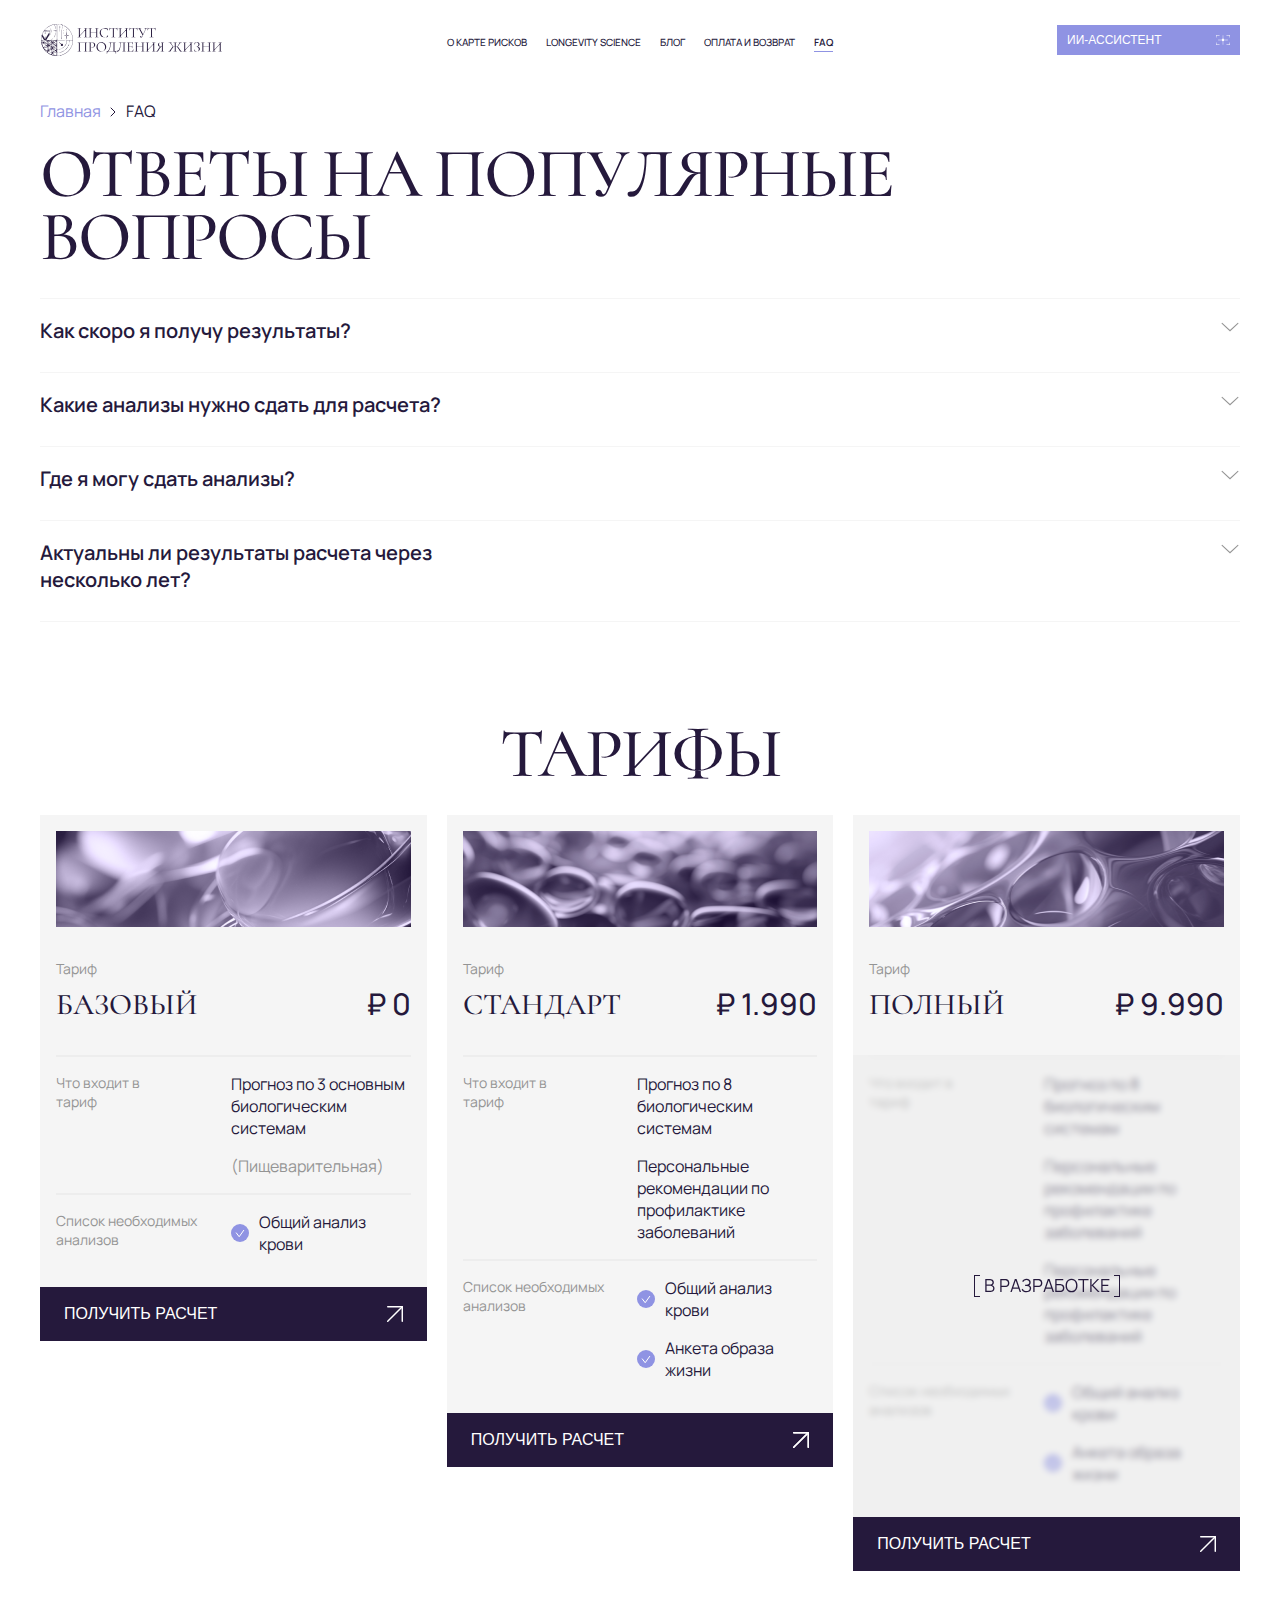
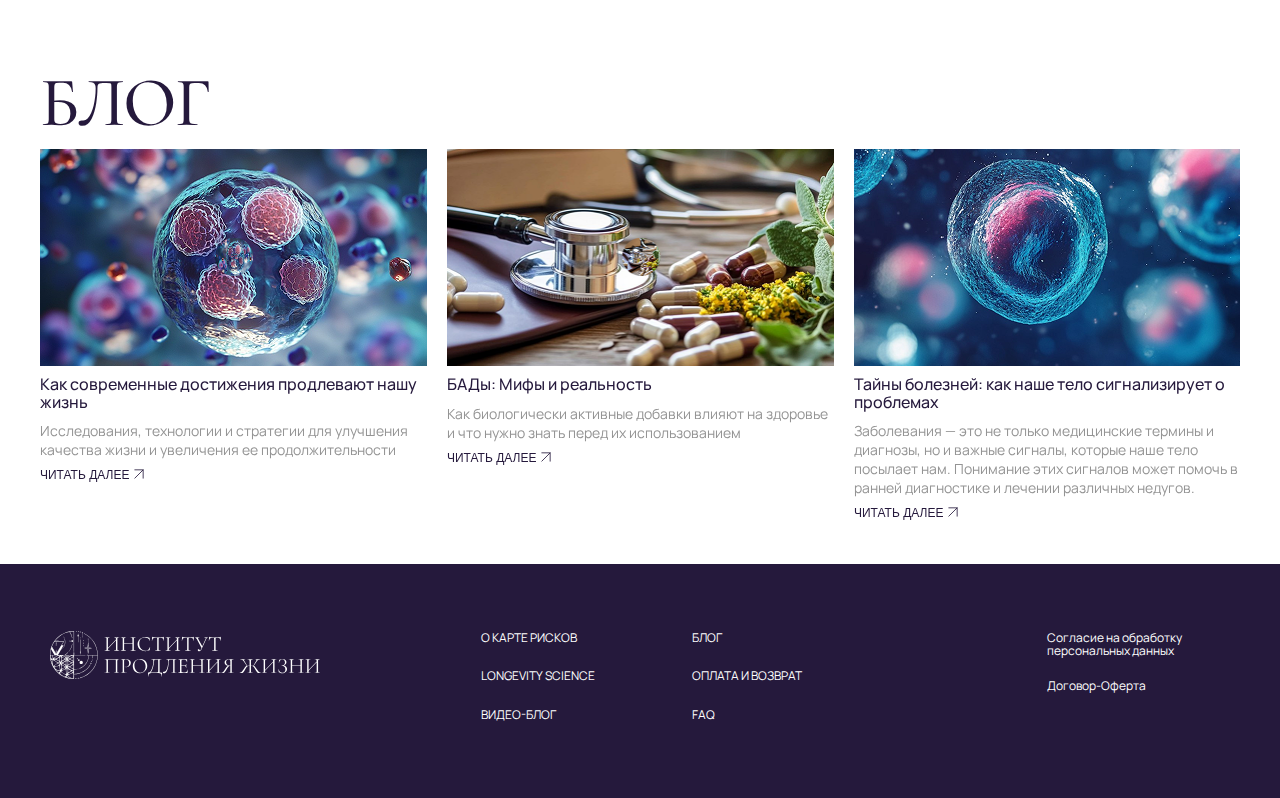
<file: faq.html>
<!doctype html><html lang="ru"><head><meta charset="UTF-8"><meta name="viewport" content="width=device-width,initial-scale=1"><title>FAQ</title><link rel="stylesheet" href="https://cdn.jsdelivr.net/npm/swiper@11/swiper-bundle.min.css"/><script src="https://cdn.jsdelivr.net/npm/swiper@11/swiper-bundle.min.js"></script><script defer="defer" src="./bundle.js"></script><link href="./styles.css" rel="stylesheet"></head><body><header class="header"><div class="header__container container"><div class="header__logo"><a href="/"><img src="./images/logo.svg"/></a></div><nav><ul class="header__menu"><li><a class="header__link" href="./health-risk-map.html">О карте рисков</a></li><li><a class="header__link" href="./longevity-science.html">longevity science</a></li><li><a class="header__link" href="./blog.html">Блог</a></li><li><a class="header__link" href="./payment-and-return.html">оплата и возврат</a></li><li><a class="header__link active" href="./faq.html">FAQ</a></li></ul></nav><button class="hide-on-desktop button button--burger"><img class="button__icon" src="./images/burger-icon.svg" width="33px" height="33px"/></button> <button class="hide-on-mobile button button--assistant" data-button="assistanse"><span class="button__title">ИИ-Ассистент</span> <img class="button__icon" src="./images/assistant-icon.svg"/></button></div></header><div class="mobile-menu"><div class="mobile-menu__container"><div class="mobile-menu__header"><button class="hide-on-desktop button button--rounded button--burger"><img class="button__icon" src="./images/close-icon.svg"/></button></div><ul class="mobile-menu__menu"><li><a class="mobile-menu__link" href="./health-risk-map.html"><span class="mobile-menu__link-title">О карте рисков</span><img class="mobile-menu__link-icon" src="./images/arrow-right.svg"/></a></li><li><a class="mobile-menu__link" href="./longevity-science.html'"><span class="mobile-menu__link-title">longevity science</span><img class="mobile-menu__link-icon" src="./images/arrow-right.svg"/></a></li><li><a class="mobile-menu__link" href="./blog.html"><span class="mobile-menu__link-title">Блог</span><img class="mobile-menu__link-icon" src="./images/arrow-right.svg"/></a></li><li><a class="mobile-menu__link" href="./payment-and-return.html"><span class="mobile-menu__link-title">оплата и возврат</span><img class="mobile-menu__link-icon" src="./images/arrow-right.svg"/></a></li><li><a class="mobile-menu__link" href="./faq.html"><span class="mobile-menu__link-title">FAQ</span><img class="mobile-menu__link-icon" src="./images/arrow-right.svg"/></a></li></ul></div></div><main><section class="section"><div class="container breadcrumbs"><a href="./" class="breadcrumbs__item">Главная</a> <span class="breadcrumbs__item active">FAQ</span></div></section><section class="section faq"><div class="faq__container container"><h2 class="title-h2-2 faq__title">Ответы на популярные вопросы</h2><div class="faq__list"><div class="faq__item"><div class="faq__item-title"><p>Как скоро я получу результаты?</p></div><div class="faq__item-info">Результаты появятся в чате с ИИ-Ассистентом в течение нескольких минут</div></div><div class="faq__item"><div class="faq__item-title"><p>Какие анализы нужно сдать для расчета?</p></div><div class="faq__item-info">Результаты появятся в чате с ИИ-Ассистентом в течение нескольких минут Результаты появятся в чате с ИИ-Ассистентом в течение нескольких минут Результаты появятся в чате с ИИ-Ассистентом в течение нескольких минут Результаты появятся в чате с ИИ-Ассистентом в течение нескольких минут Результаты появятся в чате с ИИ-Ассистентом в течение нескольких минут Результаты появятся в чате с ИИ-Ассистентом в течение нескольких минут</div></div><div class="faq__item"><div class="faq__item-title"><p>Где я могу сдать анализы?</p></div><div class="faq__item-info">Результаты появятся в чате с ИИ-Ассистентом в течение нескольких минут</div></div><div class="faq__item"><div class="faq__item-title"><p>Актуальны ли результаты расчета через несколько лет?</p></div><div class="faq__item-info">Результаты появятся в чате с ИИ-Ассистентом в течение нескольких минут</div></div></div></div></section><section class="section tariffs"><div class="container tariffs__container"><h2 class="title-h2-2 center-align-desktop center-align-mobile">ТАРИФЫ</h2><div class="tariffs__list"><div class="tariff-item"><div class="tariff__header"><img class="tariff__icon" src="./images/tariff-base.png"/> <span class="tariff__subtitle">Тариф</span><div class="tariff__title"><p class="tariff__name">Базовый</p><p class="tariff__price">₽ 0</p></div></div><div class="tariff__description"><div class="tariff__description-item"><p class="tariff__description-item-title">Что входит в<br>тариф</p><div class="tariff__description-item-info"><p class="tariff__description-item-text">Прогноз по 3 основным биологическим системам</p><p class="tariff__description-item-tooltip">(Пищеварительная)</p></div></div><div class="tariff__description-item"><p class="tariff__description-item-title">Список необходимых анализов</p><div class="tariff__description-item-info tariff__description-item-info--with-icon"><p class="tariff__description-item-text"><img src="./images/tariff-icon.svg"/>Общий анализ крови</p></div></div></div><button class="button button--primary button--full"><span class="button__title">ПОЛУЧИТЬ РАСЧЕТ</span><div class="button__icon"></div></button></div><div class="tariff-item"><div class="tariff__header"><img class="tariff__icon" src="./images/tariff-standart.png"/> <span class="tariff__subtitle">Тариф</span><div class="tariff__title"><p class="tariff__name">Стандарт</p><p class="tariff__price">₽ 1.990</p></div></div><div class="tariff__description"><div class="tariff__description-item"><p class="tariff__description-item-title">Что входит в<br>тариф</p><div class="tariff__description-item-info"><p class="tariff__description-item-text">Прогноз по 8 биологическим системам</p><p class="tariff__description-item-text">Персональные рекомендации по профилактике заболеваний</p></div></div><div class="tariff__description-item"><p class="tariff__description-item-title">Список необходимых анализов</p><div class="tariff__description-item-info tariff__description-item-info--with-icon"><p class="tariff__description-item-text"><img src="./images/tariff-icon.svg"/>Общий анализ крови</p><p class="tariff__description-item-text"><img src="./images/tariff-icon.svg"/>Анкета образа жизни</p></div></div></div><button class="button button--primary button--full"><span class="button__title">ПОЛУЧИТЬ РАСЧЕТ</span><div class="button__icon"><img src="./images/arrow-up-xs.svg" alt=""></div></button></div><div class="tariff-item"><div class="tariff__header"><img class="tariff__icon" src="./images/tariff-full.png"/> <span class="tariff__subtitle">Тариф</span><div class="tariff__title"><p class="tariff__name">Полный</p><p class="tariff__price">₽ 9.990</p></div></div><div class="tariff__description"><div class="tariff__description-item"><p class="tariff__description-item-title">Что входит в<br>тариф</p><div class="tariff__description-item-info"><p class="tariff__description-item-text">Прогноз по 8 биологическим системам</p><p class="tariff__description-item-text">Персональные рекомендации по профилактике заболеваний</p><p class="tariff__description-item-text">Персональные рекомендации по профилактике заболеваний</p></div></div><div class="tariff__description-item"><p class="tariff__description-item-title">Список необходимых анализов</p><div class="tariff__description-item-info tariff__description-item-info--with-icon"><p class="tariff__description-item-text"><img src="./images/tariff-icon.svg"/>Общий анализ крови</p><p class="tariff__description-item-text"><img src="./images/tariff-icon.svg"/>Анкета образа жизни</p></div></div><div class="tariff__overlay"><div class="descriptor tariff__descriptor">в разработке</div></div></div><button class="button button--primary button--full"><span class="button__title">ПОЛУЧИТЬ РАСЧЕТ</span><div class="button__icon"></div></button></div></div></div></section><section class="section blog"><div class="container blog__container"><h2 class="title-h2-2 blog__title">Блог</h2><div class="blog__slider swiper"><div class="swiper-wrapper"><a href="./" class="blog__slide swiper-slide"><img src="./images/blog-slide-1.png" class="blog__slide-image"/><div class="blog__slide-title">Как современные достижения продлевают нашу жизнь</div><div class="blog__slide-description">Исследования, технологии и стратегии для улучшения качества жизни и увеличения ее продолжительности</div><button class="button button--inline"><span class="button__title">Читать далее</span><div class="button__icon"></div></button> </a><a href="./" class="blog__slide swiper-slide"><img src="./images/blog-slide-2.png" class="blog__slide-image"/><div class="blog__slide-title">БАДы: Мифы и реальность</div><div class="blog__slide-description">Как биологически активные добавки влияют на здоровье и что нужно знать перед их использованием</div><button class="button button--inline"><span class="button__title">Читать далее</span><div class="button__icon"></div></button> </a><a href="./" class="blog__slide swiper-slide"><img src="./images/blog-slide-3.png" class="blog__slide-image"/><div class="blog__slide-title">Тайны болезней: как наше тело сигнализирует о проблемах</div><div class="blog__slide-description">Заболевания — это не только медицинские термины и диагнозы, но и важные сигналы, которые наше тело посылает нам. Понимание этих сигналов может помочь в ранней диагностике и лечении различных недугов.</div><button class="button button--inline"><span class="button__title">Читать далее</span><div class="button__icon"></div></button></a></div><div class="swiper-pagination"></div></div><a href="./blog.html" class="button button--full button--primary hide-on-desktop"><span class="button__title">Перейти в блог</span> <img src="./images/arrow-up-xs.svg" height="12px" width="12px"></a></div></section><section class="section hide-on-desktop"><div class="container container--flex container-ai-assistant-fixed"><button class="hide-on-desktop button--assistant button--fixed button--primary" data-button="assistanse" id="fixed"><img class="button__icon" src="./images/assistant-icon.svg"/></button></div></section></main><footer class="footer"><div class="container footer__container"><div class="footer__logo"><a href="./"><img src="./images/logo-inverted.svg"/></a></div><nav class="footer__navigation"><div class="footer__navigation-links"><a href="./health-risk-map.html" class="footer__navigation-link">О карте рисков</a> <a href="./longevity-science.html'" class="footer__navigation-link">LONGEVITY SCIENCE</a> <a href="./blog.html" class="footer__navigation-link">ВИДЕО-БЛОГ</a></div><div class="footer__navigation-links"><a href="./blog.html" class="footer__navigation-link">БЛОГ</a> <a href="./payment-and-return.html" class="footer__navigation-link">ОПЛАТА и возврат</a> <a href="./faq.html" class="footer__navigation-link">FAQ</a></div></nav><div class="footer__navigation-docs"><a href="./" class="footer__navigation-doc">Согласие на обработку персональных данных</a> <a href="./" class="footer__navigation-doc">Договор-Оферта</a></div></div></footer></body></html>
</file>
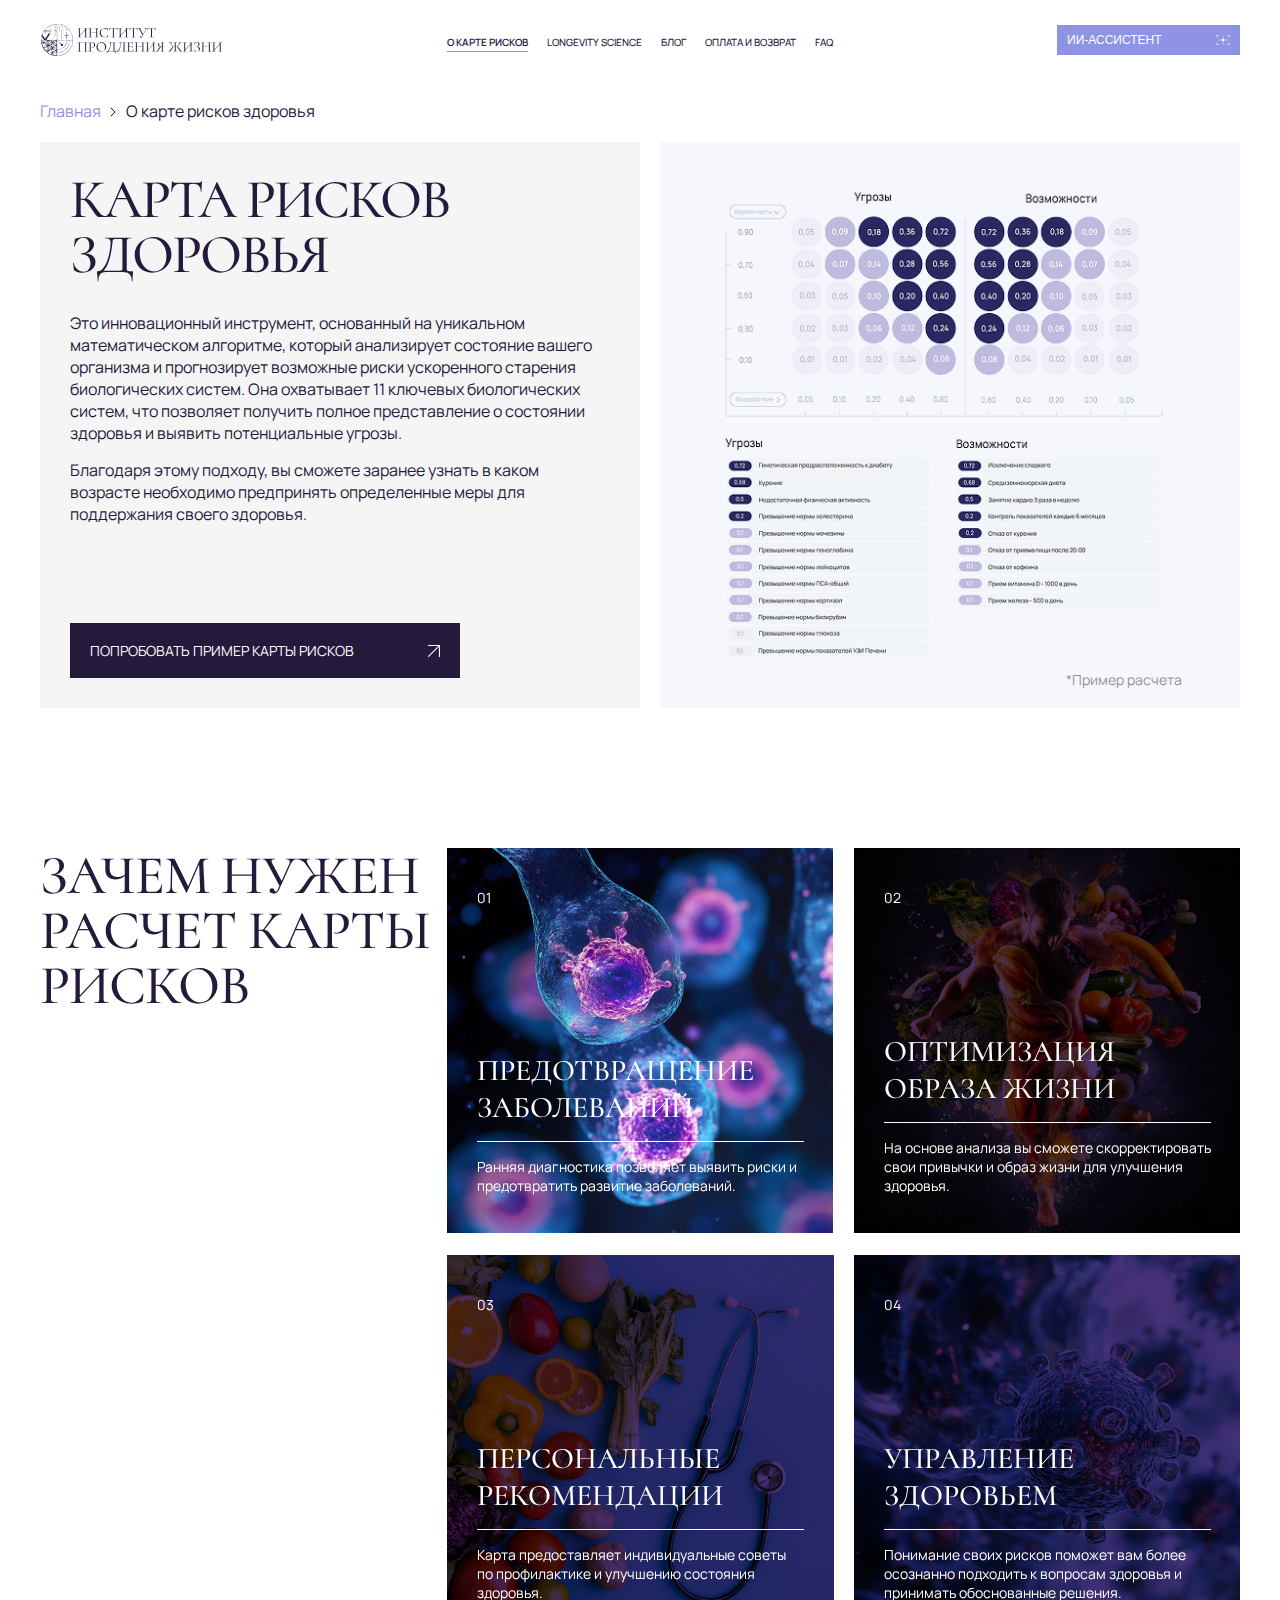
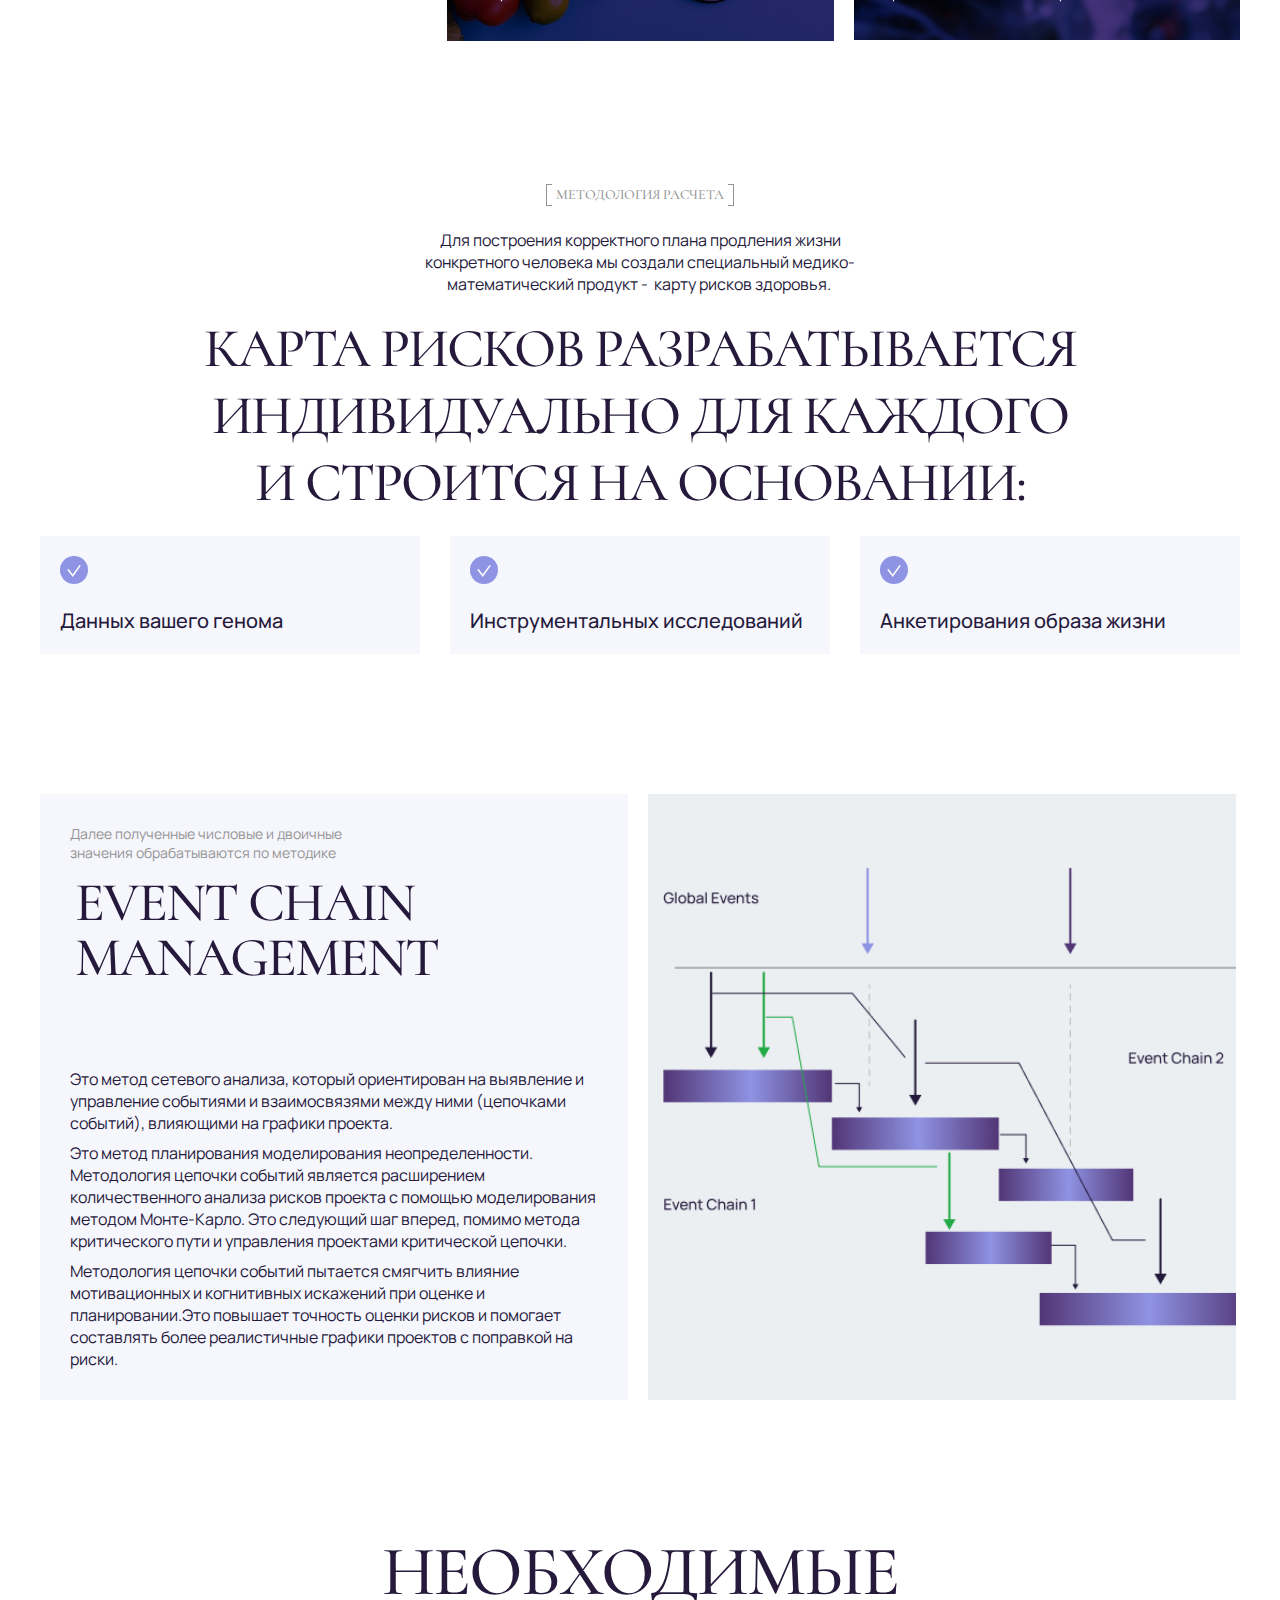
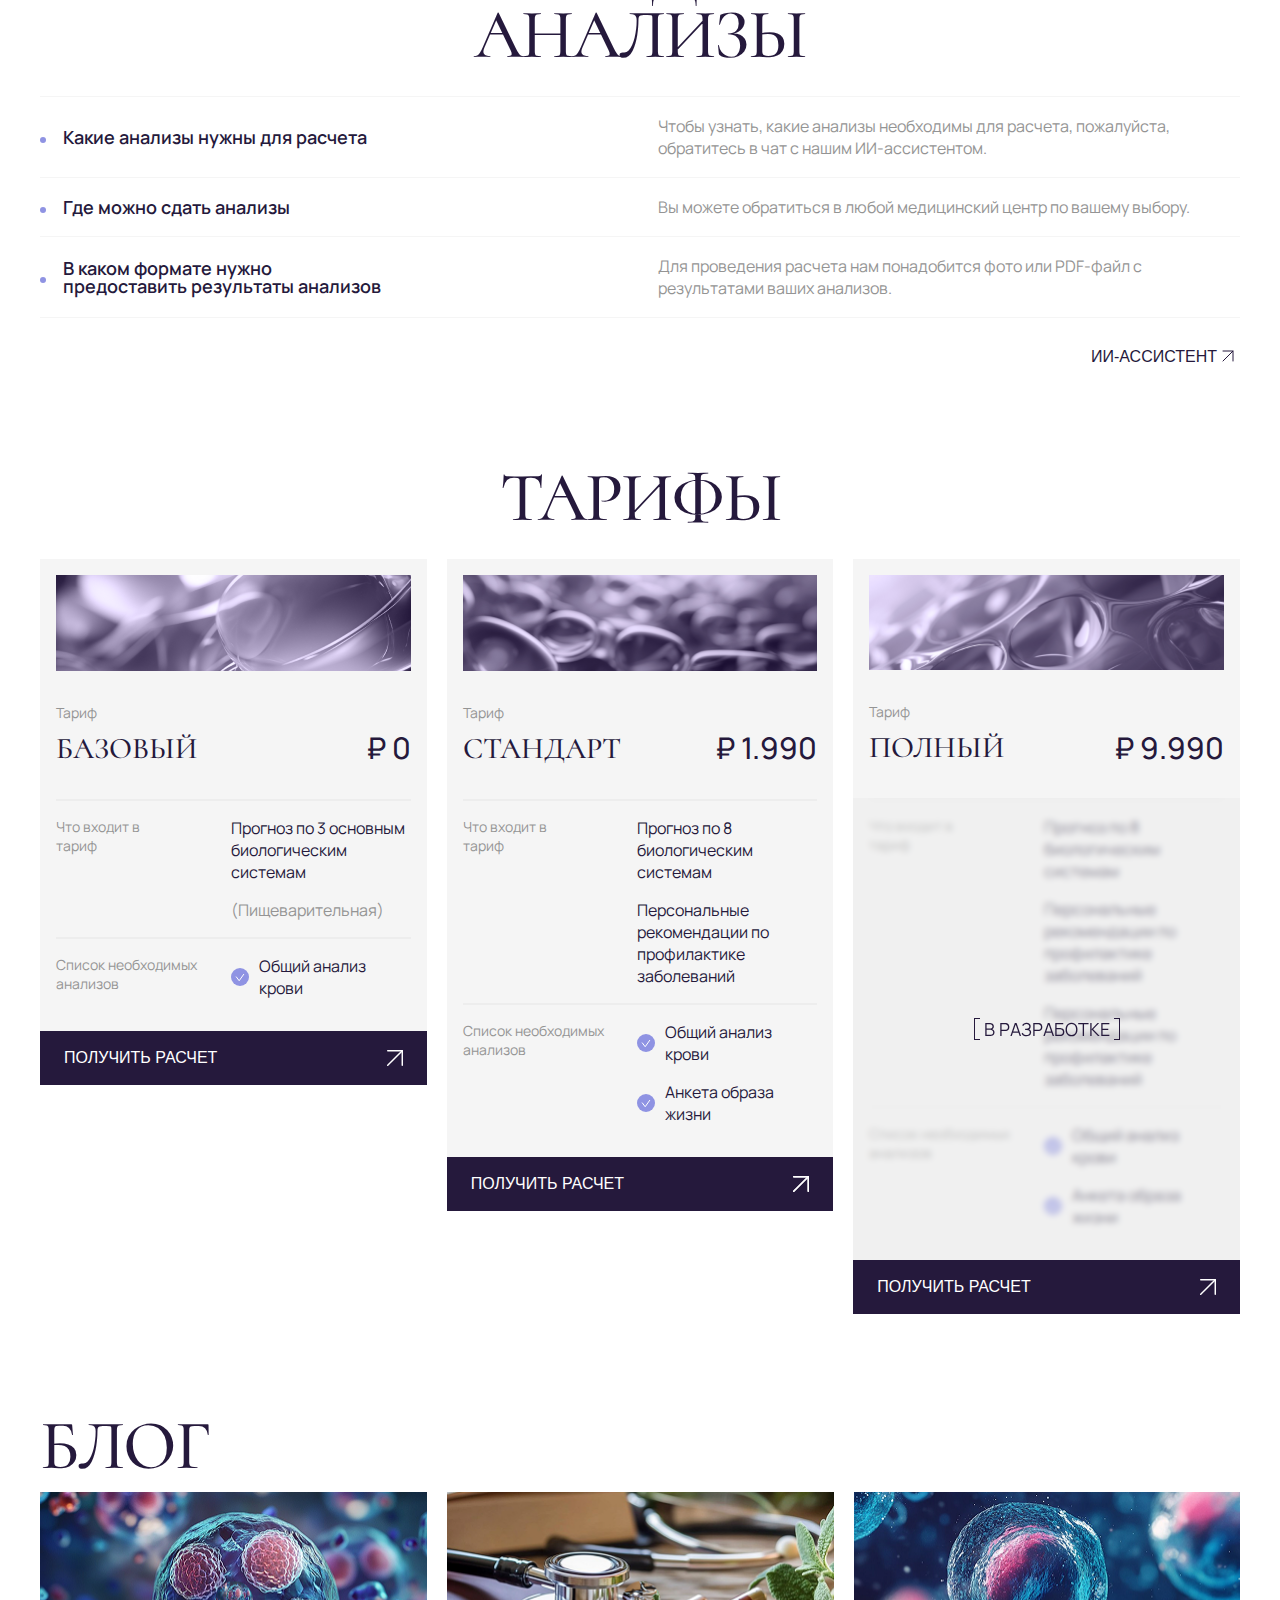
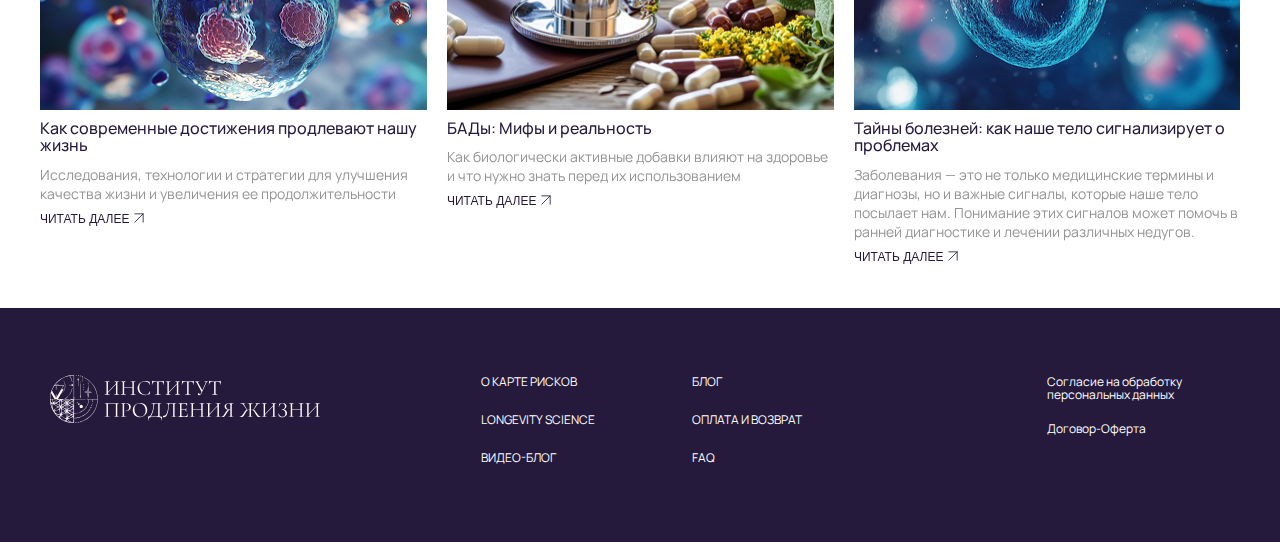
<file: health-risk-map.html>
<!doctype html><html lang="ru"><head><meta charset="UTF-8"><meta name="viewport" content="width=device-width,initial-scale=1"><title>Карта рисков здоровья</title><link rel="stylesheet" href="https://cdn.jsdelivr.net/npm/swiper@11/swiper-bundle.min.css"/><script src="https://cdn.jsdelivr.net/npm/swiper@11/swiper-bundle.min.js"></script><link rel="stylesheet" href="styles.css"><script defer="defer" src="./bundle.js"></script><link href="./styles.css" rel="stylesheet"></head><body><header class="header"><div class="header__container container"><div class="header__logo"><a href="/"><img src="./images/logo.svg"/></a></div><nav><ul class="header__menu"><li><a class="header__link active" href="./health-risk-map.html">О карте рисков</a></li><li><a class="header__link" href="./longevity-science.html">longevity science</a></li><li><a class="header__link" href="./blog.html">Блог</a></li><li><a class="header__link" href="./payment-and-return.html">оплата и возврат</a></li><li><a class="header__link" href="./faq.html">FAQ</a></li></ul></nav><button class="hide-on-desktop button button--burger"><img class="button__icon" src="./images/burger-icon.svg" width="33px" height="33px"/></button> <button class="hide-on-mobile button button--assistant" data-button="assistanse"><span class="button__title">ИИ-Ассистент</span> <img class="button__icon" src="./images/assistant-icon.svg"/></button></div></header><div class="mobile-menu"><div class="mobile-menu__container"><div class="mobile-menu__header"><button class="hide-on-desktop button button--rounded button--burger"><img class="button__icon" src="./images/close-icon.svg"/></button></div><ul class="mobile-menu__menu"><li><a class="mobile-menu__link" href="./health-risk-map.html"><span class="mobile-menu__link-title">О карте рисков</span><img class="mobile-menu__link-icon" src="./images/arrow-right.svg"/></a></li><li><a class="mobile-menu__link" href="./longevity-science.html'"><span class="mobile-menu__link-title">longevity science</span><img class="mobile-menu__link-icon" src="./images/arrow-right.svg"/></a></li><li><a class="mobile-menu__link" href="./blog.html"><span class="mobile-menu__link-title">Блог</span><img class="mobile-menu__link-icon" src="./images/arrow-right.svg"/></a></li><li><a class="mobile-menu__link" href="./payment-and-return.html"><span class="mobile-menu__link-title">оплата и возврат</span><img class="mobile-menu__link-icon" src="./images/arrow-right.svg"/></a></li><li><a class="mobile-menu__link" href="./faq.html"><span class="mobile-menu__link-title">FAQ</span><img class="mobile-menu__link-icon" src="./images/arrow-right.svg"/></a></li></ul></div></div><main><section class="section"><div class="container breadcrumbs"><a href="./" class="breadcrumbs__item">Главная</a> <span class="breadcrumbs__item active">О карте рисков здоровья</span></div></section><section class="section health-risks-map-about"><div class="container health-risks-map-about__container"><div class="health-risks-map-about__description"><h2 class="title-h2-1 health-risks-map-about__title">Карта рисков здоровья</h2><p class="health-risks-map-about__info">Это инновационный инструмент, основанный на уникальном математическом алгоритме, который анализирует состояние вашего организма и прогнозирует возможные риски ускоренного старения биологических систем. Она охватывает 11 ключевых биологических систем, что позволяет получить полное представление о состоянии здоровья и выявить потенциальные угрозы.</p><div class="hide-on-desktop health-risks-map-about__description-image"><img src="./images/health-risks-mobile.png"/></div><p class="health-risks-map-about__info">Благодаря этому подходу, вы сможете заранее узнать в каком возрасте необходимо предпринять определенные меры для поддержания своего здоровья.</p><a class="button button--full button--primary hide-on-mobile" href=""><span class="button__title">Попробовать пример КАРТЫ РИСКОВ</span> <img src="./images/arrow-up-xs.svg" height="12px" width="12px"></a></div><div class="health-risks-map-about__content"><img src="./images/health-risks-reduction.png"/> <span class="health-risks-map-about__content-tooltip">*Пример расчета</span> <a class="button button--full button--primary hide-on-desktop" href=""><span class="button__title">Попробовать пример КАРТЫ РИСКОВ</span> <img src="./images/arrow-up-xs.svg" height="12px" width="12px"></a></div></div></section><section class="section risks-map-calculation section--padding-bottom-lg section--padding-top-lg"><div class="container risks-map-calculation__container"><h2 class="title-h2-1 risks-map-calculation__title">Зачем нужен расчет карты рисков</h2><div class="risks-map-calculation__slider swiper"><div class="swiper-wrapper"><div class="risks-map-calculation-slide swiper-slide"><div class="risks-map-calculation-slide__image"><img src="./images/risks-map-calculation-slide-1.png" alt="" class=""></div><div class="risks-map-calculation-slide__content"><div class="risks-map-calculation-slide__number">01</div><span class="risks-map-calculation-slide__title">Предотвращение заболеваний</span><p class="risks-map-calculation-slide__description">Ранняя диагностика позволяет выявить риски и предотвратить развитие заболеваний.</p></div></div><div class="risks-map-calculation-slide swiper-slide"><div class="risks-map-calculation-slide__image"><img src="./images/risks-map-calculation-slide-2.png" alt="" class=""></div><div class="risks-map-calculation-slide__content"><div class="risks-map-calculation-slide__number">02</div><span class="risks-map-calculation-slide__title">Оптимизация образа жизни</span><p class="risks-map-calculation-slide__description">На основе анализа вы сможете скорректировать свои привычки и образ жизни для улучшения здоровья.</p></div></div><div class="risks-map-calculation-slide swiper-slide"><div class="risks-map-calculation-slide__image"><img src="./images/risks-map-calculation-slide-3.png" alt="" class=""></div><div class="risks-map-calculation-slide__content"><div class="risks-map-calculation-slide__number">03</div><span class="risks-map-calculation-slide__title">Персональные рекомендации</span><p class="risks-map-calculation-slide__description">Карта предоставляет индивидуальные советы по профилактике и улучшению состояния здоровья.</p></div></div><div class="risks-map-calculation-slide swiper-slide"><div class="risks-map-calculation-slide__image"><img src="./images/risks-map-calculation-slide-4.png" alt="" class=""></div><div class="risks-map-calculation-slide__content"><div class="risks-map-calculation-slide__number">04</div><span class="risks-map-calculation-slide__title">Управление здоровьем</span><p class="risks-map-calculation-slide__description">Понимание своих рисков поможет вам более осознанно подходить к вопросам здоровья и принимать обоснованные решения.</p></div></div></div><div class="swiper-pagination"></div></div></div></section><section class="calculation-metodology section section--padding-bottom-lg"><div class="container calculation-metodology__container"><div class="calculation-metodology__descriptor">Методология расчета</div><div class="calculation-metodology__subtitle">Для построения корректного плана продления жизни конкретного человека мы создали специальный медико-математический продукт -  карту рисков здоровья. </div><div class="calculation-metodology__title">Карта рисков разрабатывается индивидуально для каждого и строится на основании:</div><div class="calculation-metodology__content"><div class="calculation-metodology__item"><img src="./images/tariff-icon.svg" alt="" class="calculation-metodology__item-icon"/><p class="calculation-metodology__item-title">Данных вашего генома</p></div><div class="calculation-metodology__item"><img src="./images/tariff-icon.svg" alt="" class="calculation-metodology__item-icon"/><p class="calculation-metodology__item-title">Инструментальных исследований</p></div><div class="calculation-metodology__item"><img src="./images/tariff-icon.svg" alt="" class="calculation-metodology__item-icon"/><p class="calculation-metodology__item-title">Анкетирования образа жизни</p></div></div><div class="hide-on-desktop calculation-metodology__info">Далее полученные числовые и двоичные значения обрабатываются по методике Event chain management</div></div></section><section class="section event-chain-management"><div class="container event-chain-management__container"><div class="event-chain-management__info"><div class="event-chain-management__subtitle hide-on-mobile">Далее полученные числовые и двоичные значения обрабатываются по методике</div><div class="event-chain-management__title">Event chain management</div><p class="event-chain-management__text">Это метод сетевого анализа, который ориентирован на выявление и управление событиями и взаимосвязями между ними (цепочками событий), влияющими на графики проекта.</p><p class="event-chain-management__text hide-on-mobile">Это метод планирования моделирования неопределенности. Методология цепочки событий является расширением количественного анализа рисков проекта с помощью моделирования методом Монте-Карло. Это следующий шаг вперед, помимо метода критического пути и управления проектами критической цепочки.</p><p class="event-chain-management__text hide-on-mobile">Методология цепочки событий пытается смягчить влияние мотивационных и когнитивных искажений при оценке и планировании.Это повышает точность оценки рисков и помогает составлять более реалистичные графики проектов с поправкой на риски.</p></div><div class="event-chain-management__poster"></div><p class="event-chain-management__text hide-on-desktop">Это метод планирования моделирования неопределенности. Методология цепочки событий является расширением количественного анализа рисков проекта с помощью моделирования методом Монте-Карло. Это следующий шаг вперед, помимо метода критического пути и управления проектами критической цепочки.</p><p class="event-chain-management__text hide-on-desktop">Методология цепочки событий пытается смягчить влияние мотивационных и когнитивных искажений при оценке и планировании.Это повышает точность оценки рисков и помогает составлять более реалистичные графики проектов с поправкой на риски.</p></div></section><section class="section section--padding-top-lg necessary-tests"><div class="container necessary-tests__container"><h2 class="title-h2-2 necessary-tests__title">Необходимые анализы</h2><div class="necessary-tests__list"><div class="necessary-tests__item"><p class="necessary-tests__item-title">Какие анализы нужны для расчета</p><p class="necessary-tests__item-description">Чтобы узнать, какие анализы необходимы для расчета, пожалуйста, обратитесь в чат с нашим ИИ-ассистентом.</p></div><div class="necessary-tests__item"><p class="necessary-tests__item-title">Где можно сдать анализы</p><p class="necessary-tests__item-description">Вы можете обратиться в любой медицинский центр по вашему выбору.</p></div><div class="necessary-tests__item"><p class="necessary-tests__item-title">В каком формате нужно предоставить результаты анализов</p><p class="necessary-tests__item-description">Для проведения расчета нам понадобится фото или PDF-файл с результатами ваших анализов.</p></div></div><button class="button button--inline hide-on-mobile"><span class="button__title">ИИ-Ассистент</span><div class="button__icon"></div></button> <button class="button button--full button--primary hide-on-desktop" download="" href=""><span class="button__title">ИИ-Ассистент</span> <img src="./images/arrow-up-xs.svg" height="12px" width="12px"></button></div></section><section class="section tariffs"><div class="container tariffs__container"><h2 class="title-h2-2 center-align-desktop center-align-mobile">ТАРИФЫ</h2><div class="tariffs__list"><div class="tariff-item"><div class="tariff__header"><img class="tariff__icon" src="./images/tariff-base.png"/> <span class="tariff__subtitle">Тариф</span><div class="tariff__title"><p class="tariff__name">Базовый</p><p class="tariff__price">₽ 0</p></div></div><div class="tariff__description"><div class="tariff__description-item"><p class="tariff__description-item-title">Что входит в<br>тариф</p><div class="tariff__description-item-info"><p class="tariff__description-item-text">Прогноз по 3 основным биологическим системам</p><p class="tariff__description-item-tooltip">(Пищеварительная)</p></div></div><div class="tariff__description-item"><p class="tariff__description-item-title">Список необходимых анализов</p><div class="tariff__description-item-info tariff__description-item-info--with-icon"><p class="tariff__description-item-text"><img src="./images/tariff-icon.svg"/>Общий анализ крови</p></div></div></div><button class="button button--primary button--full"><span class="button__title">ПОЛУЧИТЬ РАСЧЕТ</span><div class="button__icon"></div></button></div><div class="tariff-item"><div class="tariff__header"><img class="tariff__icon" src="./images/tariff-standart.png"/> <span class="tariff__subtitle">Тариф</span><div class="tariff__title"><p class="tariff__name">Стандарт</p><p class="tariff__price">₽ 1.990</p></div></div><div class="tariff__description"><div class="tariff__description-item"><p class="tariff__description-item-title">Что входит в<br>тариф</p><div class="tariff__description-item-info"><p class="tariff__description-item-text">Прогноз по 8 биологическим системам</p><p class="tariff__description-item-text">Персональные рекомендации по профилактике заболеваний</p></div></div><div class="tariff__description-item"><p class="tariff__description-item-title">Список необходимых анализов</p><div class="tariff__description-item-info tariff__description-item-info--with-icon"><p class="tariff__description-item-text"><img src="./images/tariff-icon.svg"/>Общий анализ крови</p><p class="tariff__description-item-text"><img src="./images/tariff-icon.svg"/>Анкета образа жизни</p></div></div></div><button class="button button--primary button--full"><span class="button__title">ПОЛУЧИТЬ РАСЧЕТ</span><div class="button__icon"><img src="./images/arrow-up-xs.svg" alt=""></div></button></div><div class="tariff-item"><div class="tariff__header"><img class="tariff__icon" src="./images/tariff-full.png"/> <span class="tariff__subtitle">Тариф</span><div class="tariff__title"><p class="tariff__name">Полный</p><p class="tariff__price">₽ 9.990</p></div></div><div class="tariff__description"><div class="tariff__description-item"><p class="tariff__description-item-title">Что входит в<br>тариф</p><div class="tariff__description-item-info"><p class="tariff__description-item-text">Прогноз по 8 биологическим системам</p><p class="tariff__description-item-text">Персональные рекомендации по профилактике заболеваний</p><p class="tariff__description-item-text">Персональные рекомендации по профилактике заболеваний</p></div></div><div class="tariff__description-item"><p class="tariff__description-item-title">Список необходимых анализов</p><div class="tariff__description-item-info tariff__description-item-info--with-icon"><p class="tariff__description-item-text"><img src="./images/tariff-icon.svg"/>Общий анализ крови</p><p class="tariff__description-item-text"><img src="./images/tariff-icon.svg"/>Анкета образа жизни</p></div></div><div class="tariff__overlay"><div class="descriptor tariff__descriptor">в разработке</div></div></div><button class="button button--primary button--full"><span class="button__title">ПОЛУЧИТЬ РАСЧЕТ</span><div class="button__icon"></div></button></div></div></div></section><section class="section blog"><div class="container blog__container"><h2 class="title-h2-2 blog__title">Блог</h2><div class="blog__slider swiper"><div class="swiper-wrapper"><a href="./" class="blog__slide swiper-slide"><img src="./images/blog-slide-1.png" class="blog__slide-image"/><div class="blog__slide-title">Как современные достижения продлевают нашу жизнь</div><div class="blog__slide-description">Исследования, технологии и стратегии для улучшения качества жизни и увеличения ее продолжительности</div><button class="button button--inline"><span class="button__title">Читать далее</span><div class="button__icon"></div></button> </a><a href="./" class="blog__slide swiper-slide"><img src="./images/blog-slide-2.png" class="blog__slide-image"/><div class="blog__slide-title">БАДы: Мифы и реальность</div><div class="blog__slide-description">Как биологически активные добавки влияют на здоровье и что нужно знать перед их использованием</div><button class="button button--inline"><span class="button__title">Читать далее</span><div class="button__icon"></div></button> </a><a href="./" class="blog__slide swiper-slide"><img src="./images/blog-slide-3.png" class="blog__slide-image"/><div class="blog__slide-title">Тайны болезней: как наше тело сигнализирует о проблемах</div><div class="blog__slide-description">Заболевания — это не только медицинские термины и диагнозы, но и важные сигналы, которые наше тело посылает нам. Понимание этих сигналов может помочь в ранней диагностике и лечении различных недугов.</div><button class="button button--inline"><span class="button__title">Читать далее</span><div class="button__icon"></div></button></a></div><div class="swiper-pagination"></div></div><a href="./blog.html" class="button button--full button--primary hide-on-desktop"><span class="button__title">Перейти в блог</span> <img src="./images/arrow-up-xs.svg" height="12px" width="12px"></a></div></section><section class="section hide-on-desktop"><div class="container container--flex container-ai-assistant-fixed"><button class="hide-on-desktop button--assistant button--fixed button--primary" data-button="assistanse" id="fixed"><img class="button__icon" src="./images/assistant-icon.svg"/></button></div></section></main><footer class="footer"><div class="container footer__container"><div class="footer__logo"><a href="./"><img src="./images/logo-inverted.svg"/></a></div><nav class="footer__navigation"><div class="footer__navigation-links"><a href="./health-risk-map.html" class="footer__navigation-link">О карте рисков</a> <a href="./longevity-science.html'" class="footer__navigation-link">LONGEVITY SCIENCE</a> <a href="./blog.html" class="footer__navigation-link">ВИДЕО-БЛОГ</a></div><div class="footer__navigation-links"><a href="./blog.html" class="footer__navigation-link">БЛОГ</a> <a href="./payment-and-return.html" class="footer__navigation-link">ОПЛАТА и возврат</a> <a href="./faq.html" class="footer__navigation-link">FAQ</a></div></nav><div class="footer__navigation-docs"><a href="./" class="footer__navigation-doc">Согласие на обработку персональных данных</a> <a href="./" class="footer__navigation-doc">Договор-Оферта</a></div></div></footer><script src="bundle.js"></script></body></html>
</file>
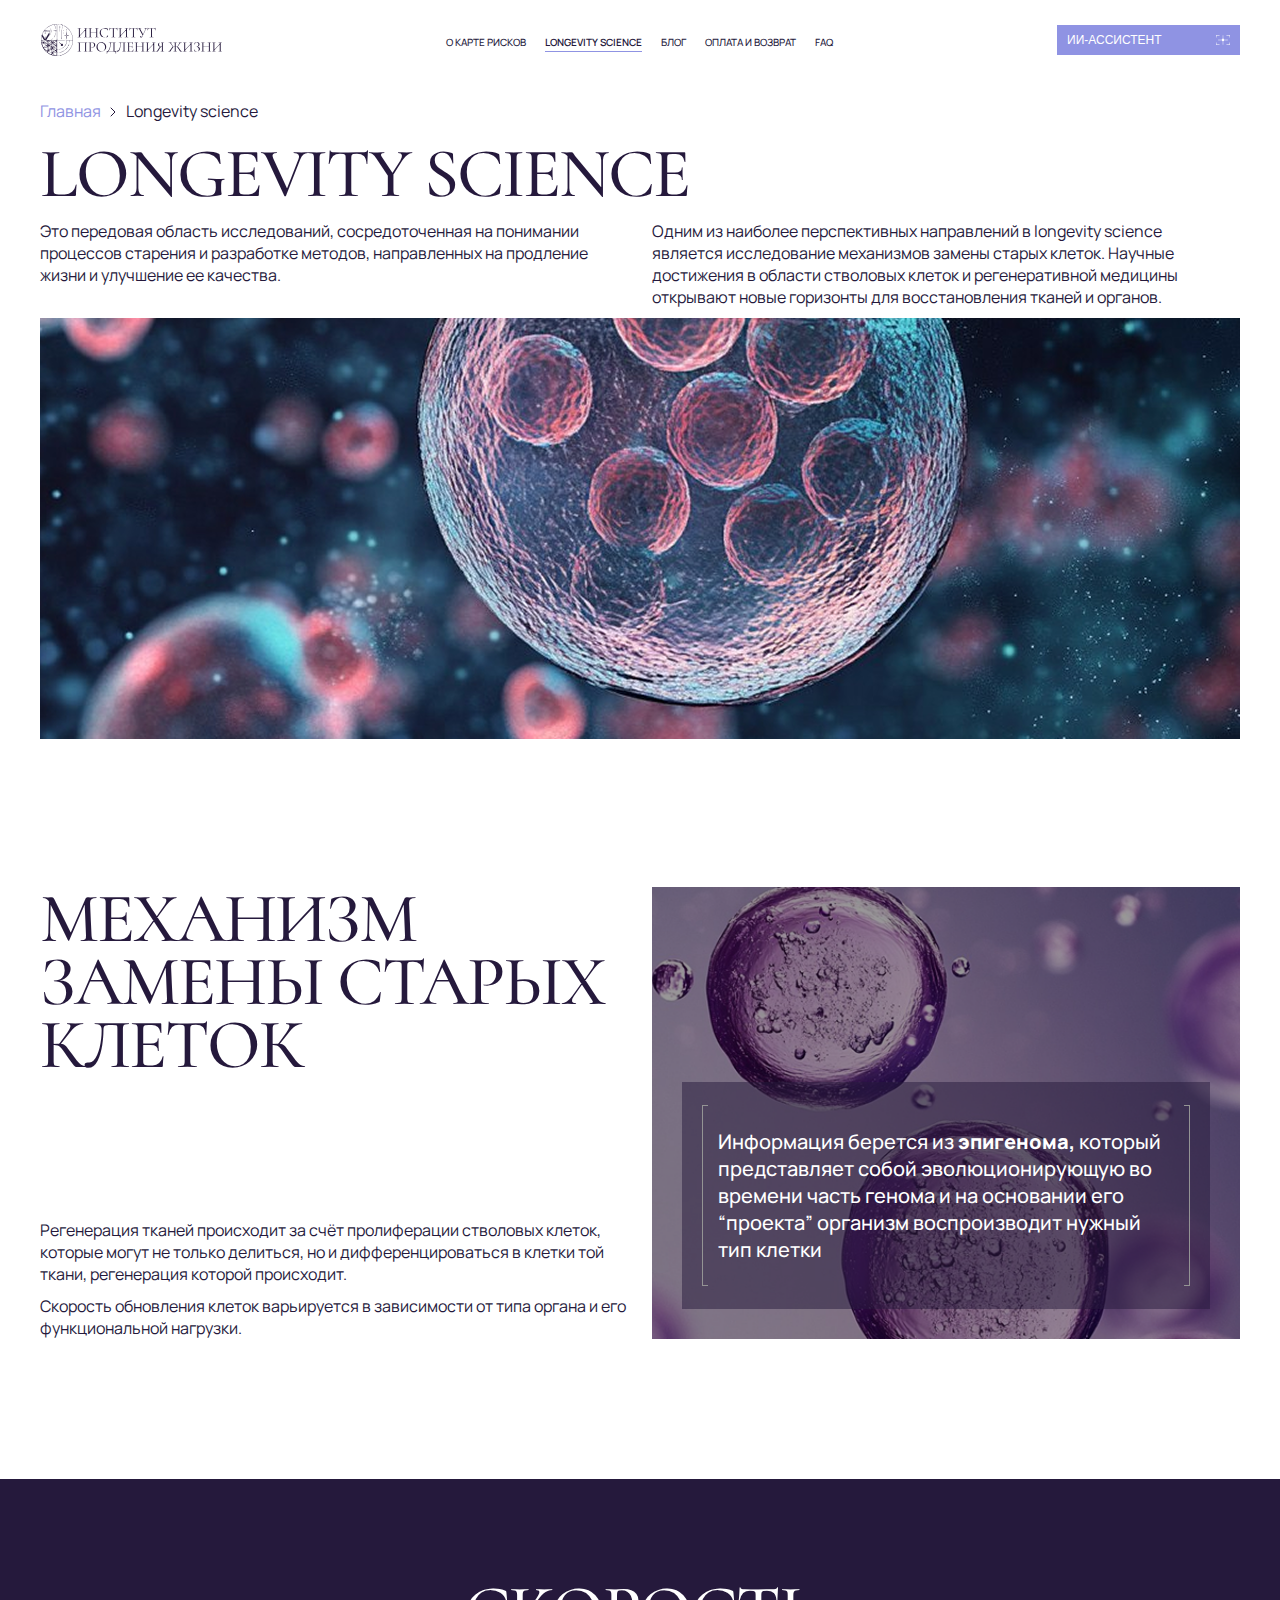
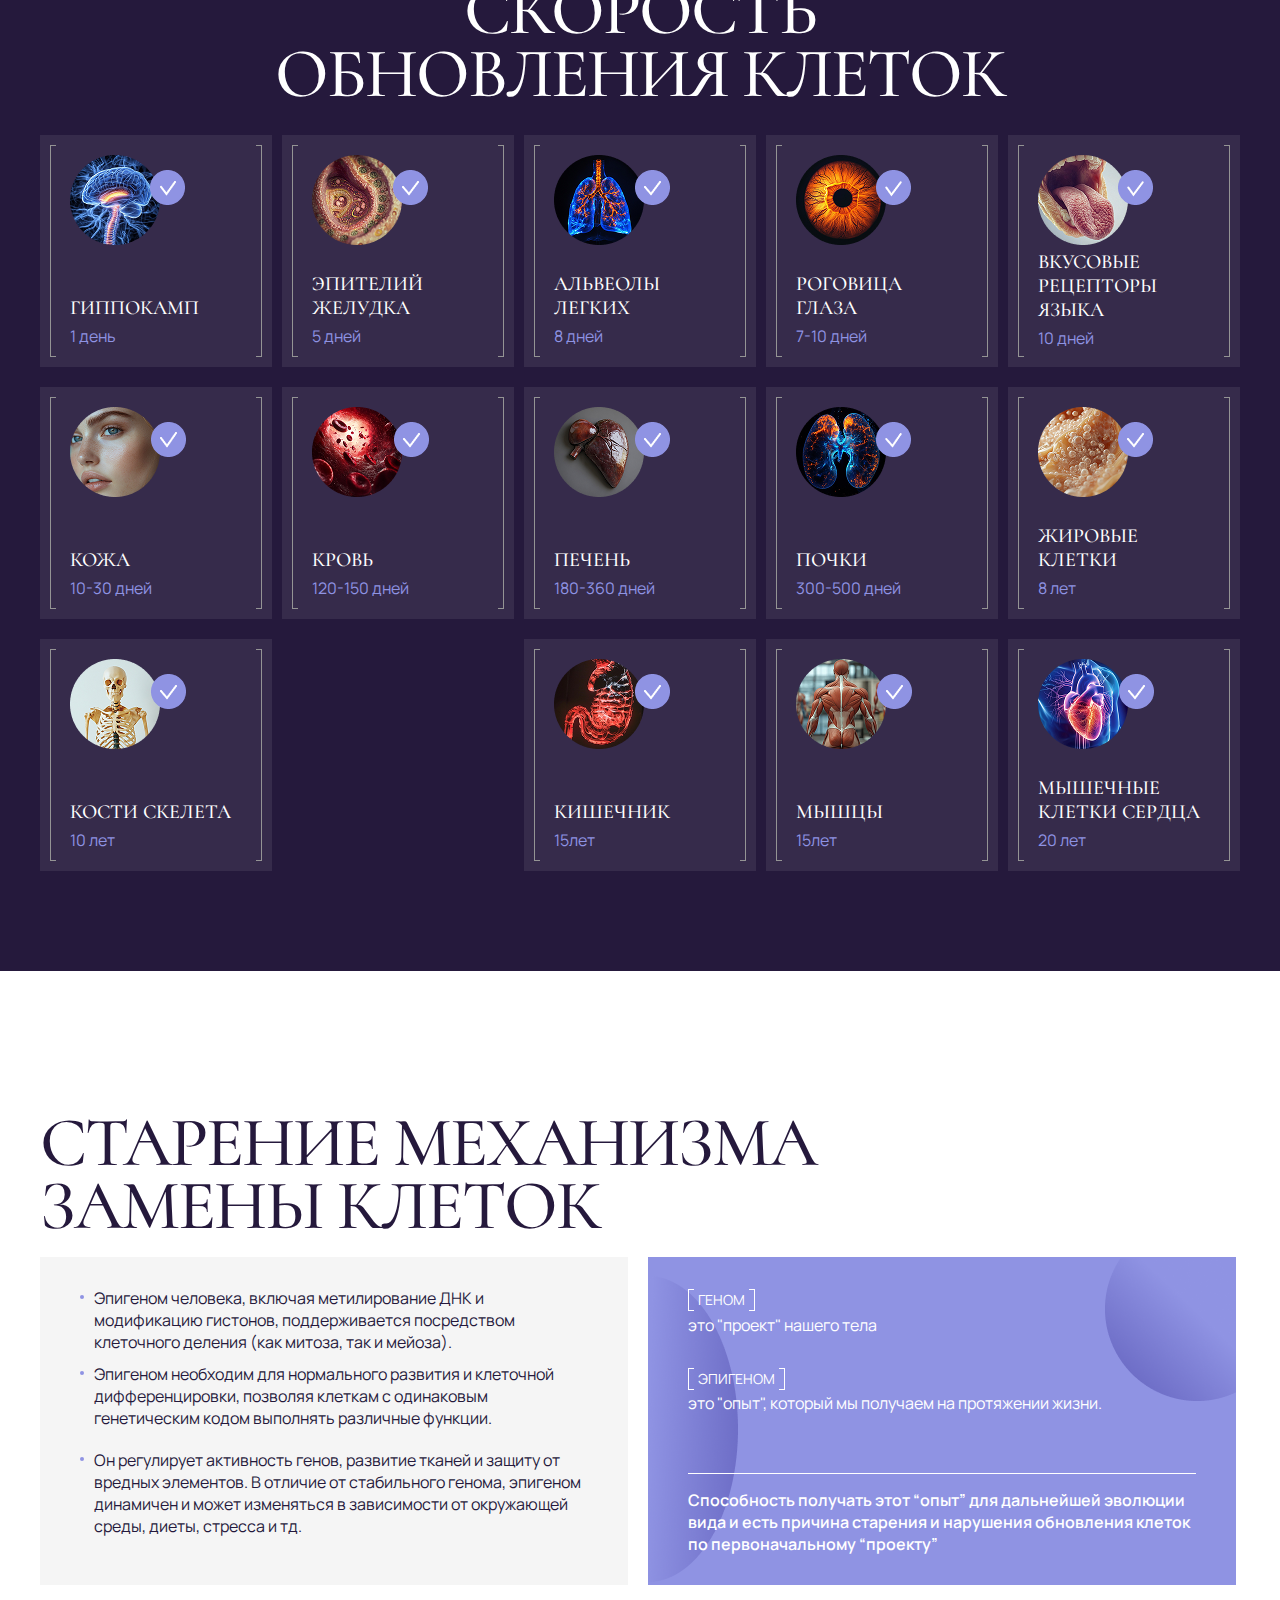
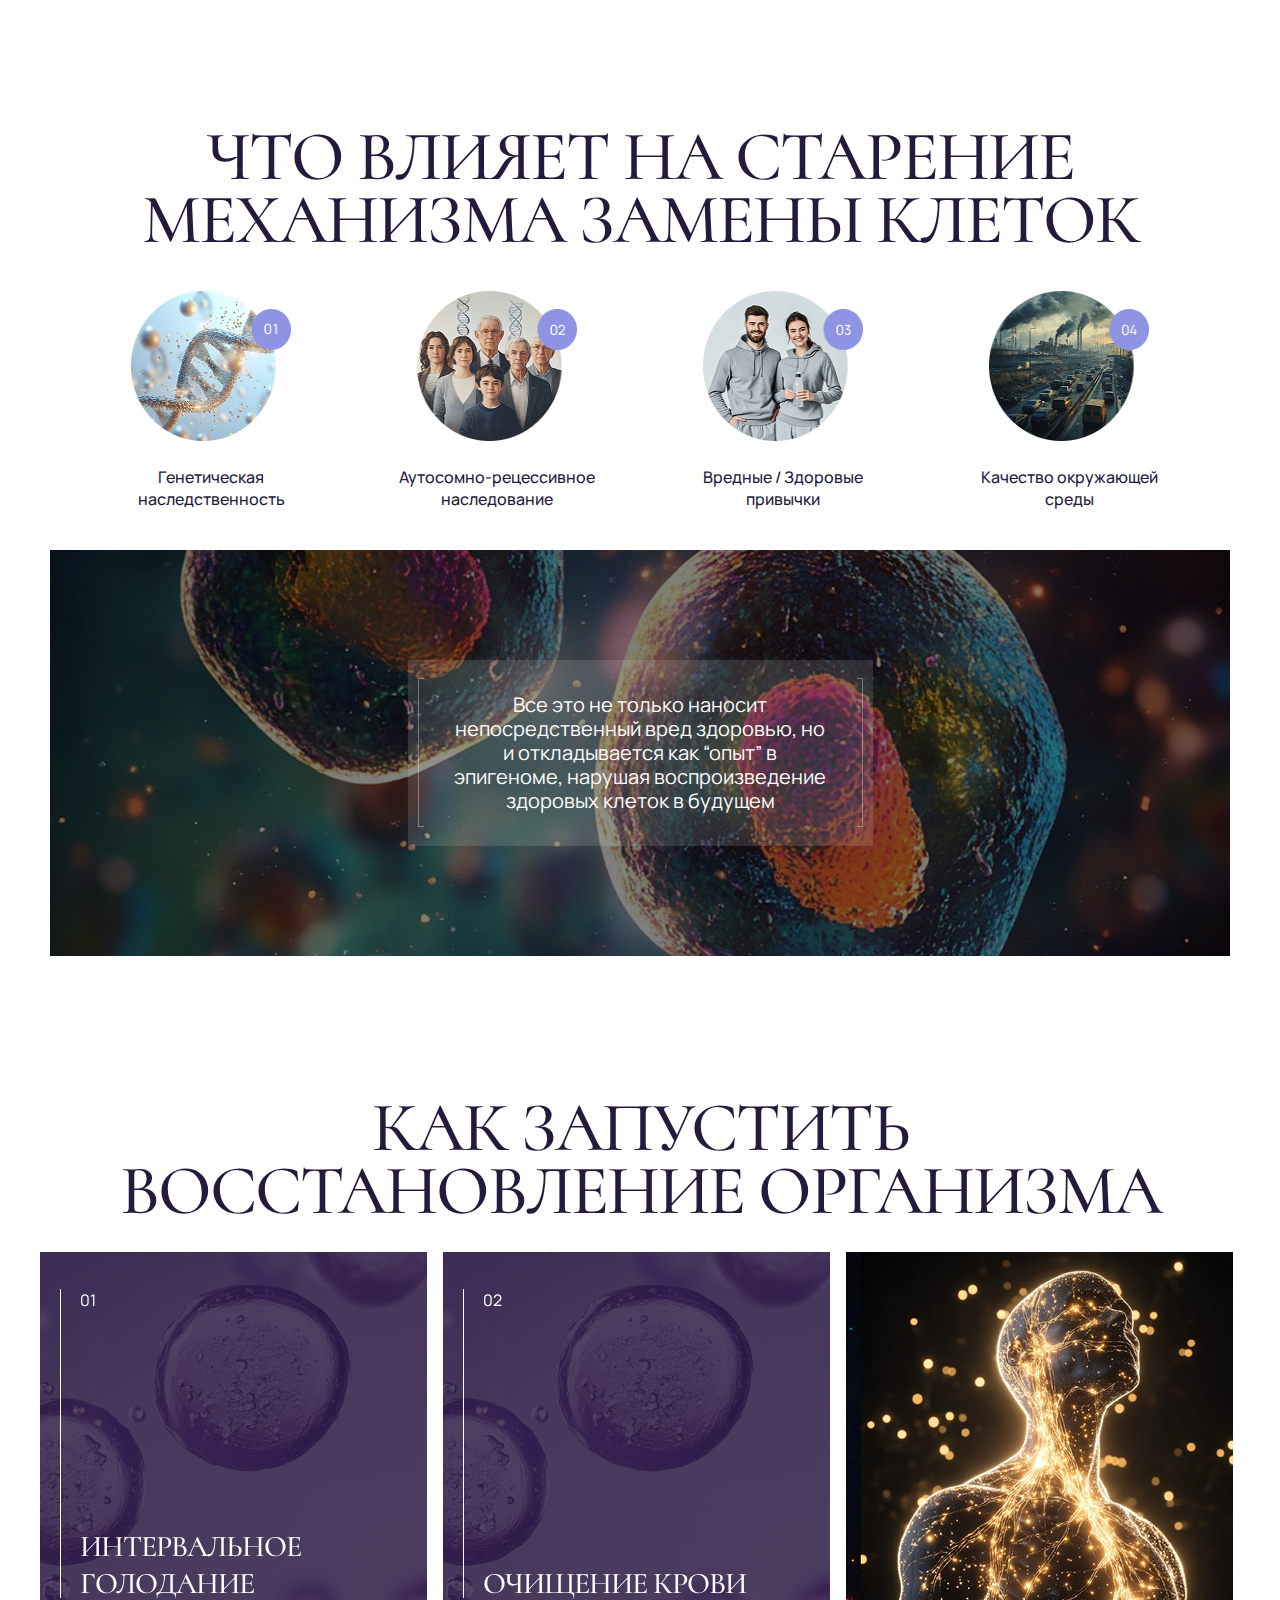
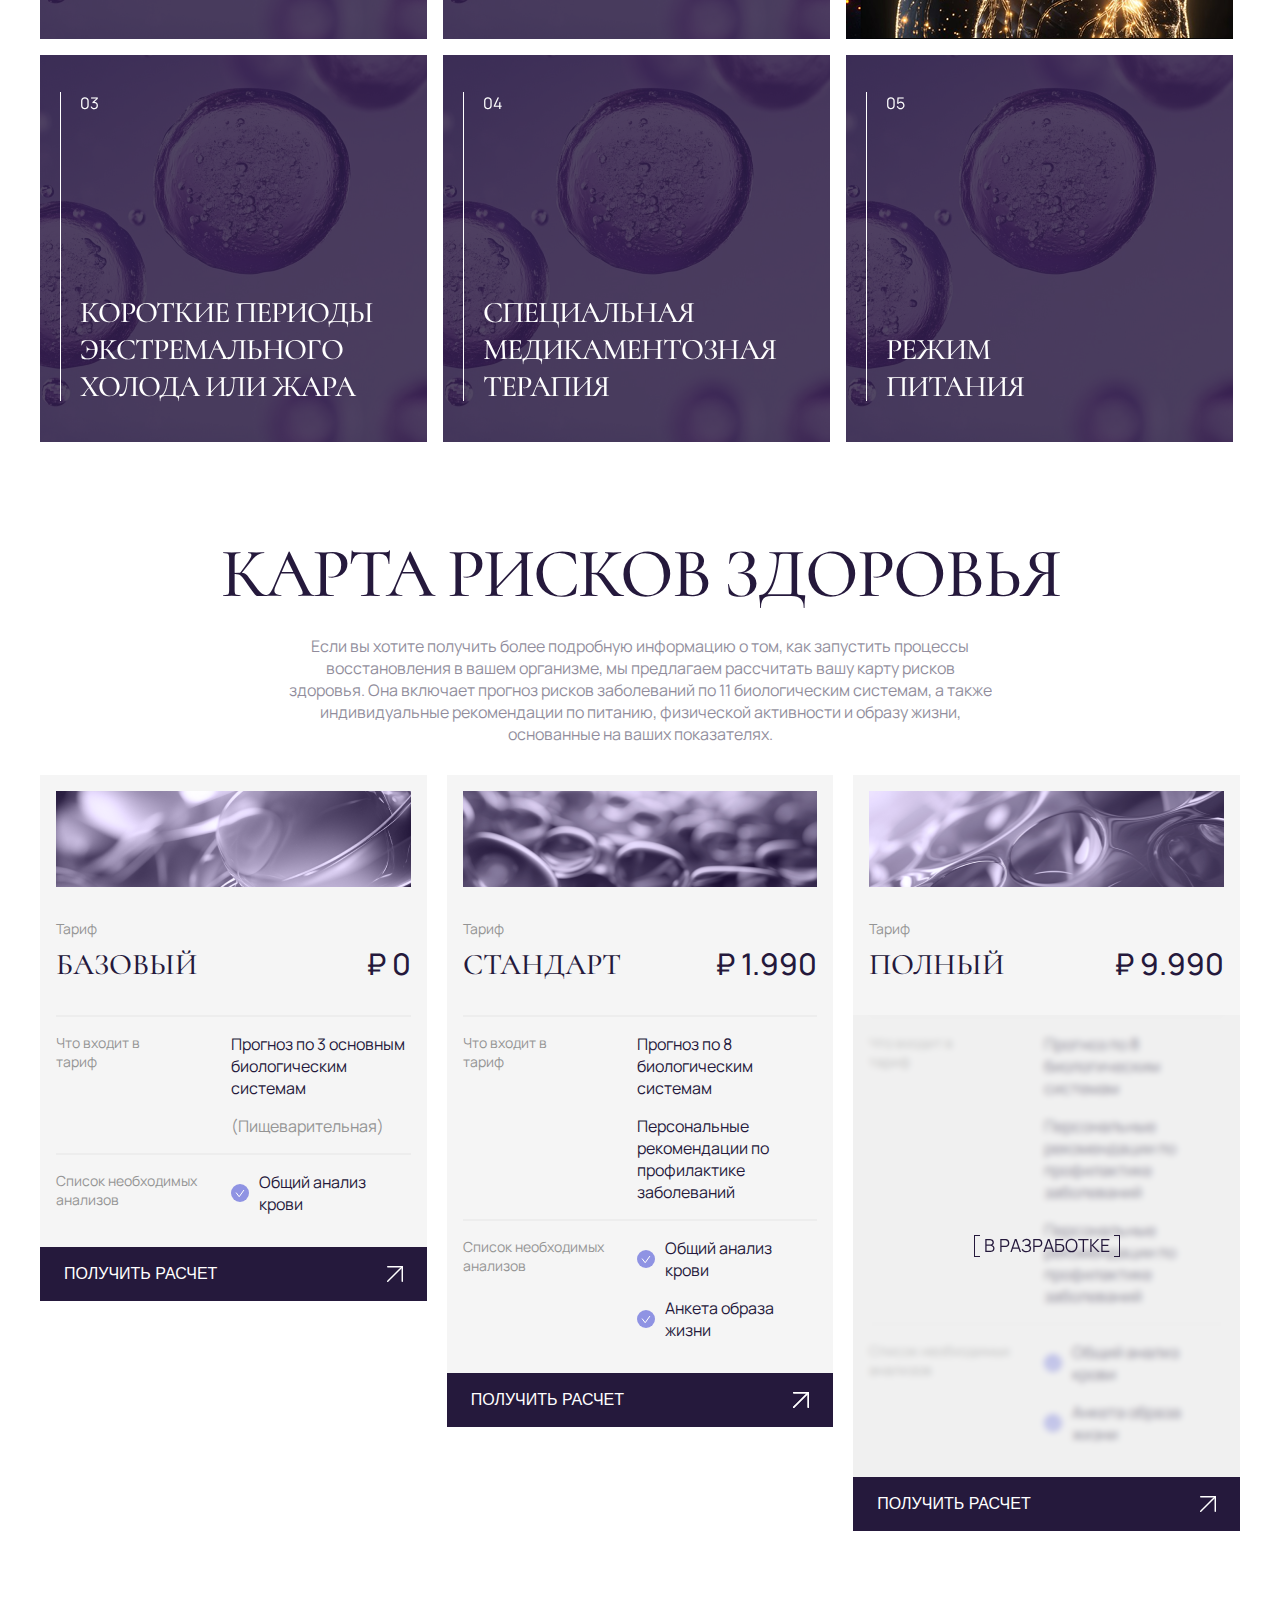
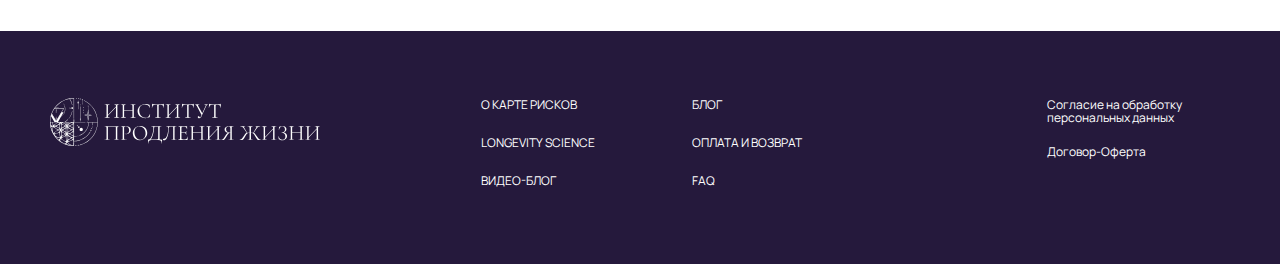
<file: longevity-science.html>
<!doctype html><html lang="ru"><head><meta charset="UTF-8"><meta name="viewport" content="width=device-width,initial-scale=1"><title>Longevity science</title><link rel="stylesheet" href="https://cdn.jsdelivr.net/npm/swiper@11/swiper-bundle.min.css"/><script src="https://cdn.jsdelivr.net/npm/swiper@11/swiper-bundle.min.js"></script><link rel="stylesheet" href="styles.css"><script defer="defer" src="./bundle.js"></script><link href="./styles.css" rel="stylesheet"></head><body><header class="header"><div class="header__container container"><div class="header__logo"><a href="/"><img src="./images/logo.svg"/></a></div><nav><ul class="header__menu"><li><a class="header__link" href="./health-risk-map.html">О карте рисков</a></li><li><a class="header__link active" href="./longevity-science.html">longevity science</a></li><li><a class="header__link" href="./blog.html">Блог</a></li><li><a class="header__link" href="./payment-and-return.html">оплата и возврат</a></li><li><a class="header__link" href="./faq.html">FAQ</a></li></ul></nav><button class="hide-on-desktop button button--burger"><img class="button__icon" src="./images/burger-icon.svg" width="33px" height="33px"/></button> <button class="hide-on-mobile button button--assistant" data-button="assistanse"><span class="button__title">ИИ-Ассистент</span> <img class="button__icon" src="./images/assistant-icon.svg"/></button></div></header><div class="mobile-menu"><div class="mobile-menu__container"><div class="mobile-menu__header"><button class="hide-on-desktop button button--rounded button--burger"><img class="button__icon" src="./images/close-icon.svg"/></button></div><ul class="mobile-menu__menu"><li><a class="mobile-menu__link" href="./health-risk-map.html"><span class="mobile-menu__link-title">О карте рисков</span><img class="mobile-menu__link-icon" src="./images/arrow-right.svg"/></a></li><li><a class="mobile-menu__link" href="./longevity-science.html'"><span class="mobile-menu__link-title">longevity science</span><img class="mobile-menu__link-icon" src="./images/arrow-right.svg"/></a></li><li><a class="mobile-menu__link" href="./blog.html"><span class="mobile-menu__link-title">Блог</span><img class="mobile-menu__link-icon" src="./images/arrow-right.svg"/></a></li><li><a class="mobile-menu__link" href="./payment-and-return.html"><span class="mobile-menu__link-title">оплата и возврат</span><img class="mobile-menu__link-icon" src="./images/arrow-right.svg"/></a></li><li><a class="mobile-menu__link" href="./faq.html"><span class="mobile-menu__link-title">FAQ</span><img class="mobile-menu__link-icon" src="./images/arrow-right.svg"/></a></li></ul></div></div><main><section class="section"><div class="container breadcrumbs"><a href="./" class="breadcrumbs__item">Главная</a> <span class="breadcrumbs__item active">Longevity science</span></div></section><section class="section longevity-science"><div class="container longevity-science__container"><h2 class="longevity-science__title title-h2-2">Longevity science</h2><p class="longevity-science__text">Это передовая область исследований, сосредоточенная на понимании процессов старения и разработке методов, направленных на продление жизни и улучшение ее качества.</p><div class="longevity-science__poster"><picture class=""><source srcset="./images/banner-longevity-desktop.png" media="(min-width: 1220px)"/><img src="./images/banner-longevity.png"/></picture></div><p class="longevity-science__text">Одним из наиболее перспективных направлений в longevity science является исследование механизмов замены старых клеток. Научные достижения в области стволовых клеток и регенеративной медицины открывают новые горизонты для восстановления тканей и органов. </p></div></section><section class="section aging-mechanism section--padding-top-lg section--padding-bottom-lg"><div class="container aging-mechanism__container"><h2 class="title-h2-2 aging-mechanism__title">Механизм замены старых клеток</h2><p class="aging-mechanism__info">Регенерация тканей происходит за счёт пролиферации стволовых клеток, которые могут не только делиться, но и дифференцироваться в клетки той ткани, регенерация которой происходит.</p><p class="aging-mechanism__info">Скорость обновления клеток варьируется в зависимости от типа органа и его функциональной нагрузки.</p><div class="aging-mechanism__content"><div class="aging-mechanism__content-text">Информация берется из <span class="bold">эпигенома,</span> который представляет собой эволюционирующую во времени часть генома и на основании его “проекта” организм воспроизводит нужный тип клетки</div></div></div></section><section class="section cell-renewal-rate section--padding-top-md section--padding-bottom-md"><div class="container cell-renewal-rate__container"><div class="cell-renewal-rate__descriptor descriptor hide-on-desktop">скорость обновления клеток</div><h2 class="title-h2-2 cell-renewal-rate__title hide-on-mobile">скорость<br>обновления клеток</h2><div class="cell-renewal-rate__content"><div class="cell-renewal-rate__content-item"><div class="cell-renewal-rate__content-item-icon"><picture class=""><source srcset="./images/cell-renewal/cell-renewal-1-desktop.png" media="(min-width: 1220px)"/><img src="./images/cell-renewal/cell-renewal-1-mobile.png"/></picture></div><div class="cell-renewal-rate__content-item-title">Гиппокамп</div><div class="cell-renewal-rate__content-item-info">1 день</div></div><div class="cell-renewal-rate__content-item"><div class="cell-renewal-rate__content-item-icon"><picture class=""><source srcset="./images/cell-renewal/cell-renewal-2-desktop.png" media="(min-width: 1220px)"/><img src="./images/cell-renewal/cell-renewal-2-mobile.png"/></picture></div><div class="cell-renewal-rate__content-item-title">Эпителий желудка</div><div class="cell-renewal-rate__content-item-info">5 дней</div></div><div class="cell-renewal-rate__content-item"><div class="cell-renewal-rate__content-item-icon"><picture class=""><source srcset="./images/cell-renewal/cell-renewal-3-desktop.png" media="(min-width: 1220px)"/><img src="./images/cell-renewal/cell-renewal-3-mobile.png"/></picture></div><div class="cell-renewal-rate__content-item-title">Альвеолы легких</div><div class="cell-renewal-rate__content-item-info">8 дней</div></div><div class="cell-renewal-rate__content-item"><div class="cell-renewal-rate__content-item-icon"><picture class=""><source srcset="./images/cell-renewal/cell-renewal-4-desktop.png" media="(min-width: 1220px)"/><img src="./images/cell-renewal/cell-renewal-4-mobile.png"/></picture></div><div class="cell-renewal-rate__content-item-title">Роговица глаза</div><div class="cell-renewal-rate__content-item-info">7-10 дней</div></div><div class="cell-renewal-rate__content-item"><div class="cell-renewal-rate__content-item-icon"><picture class=""><source srcset="./images/cell-renewal/cell-renewal-5-desktop.png" media="(min-width: 1220px)"/><img src="./images/cell-renewal/cell-renewal-5-mobile.png"/></picture></div><div class="cell-renewal-rate__content-item-title">Вкусовые рецепторы языка</div><div class="cell-renewal-rate__content-item-info">10 дней</div></div><div class="cell-renewal-rate__content-item"><div class="cell-renewal-rate__content-item-icon"><picture class=""><source srcset="./images/cell-renewal/cell-renewal-6-desktop.png" media="(min-width: 1220px)"/><img src="./images/cell-renewal/cell-renewal-6-mobile.png"/></picture></div><div class="cell-renewal-rate__content-item-title">Кожа</div><div class="cell-renewal-rate__content-item-info">10-30 дней</div></div><div class="cell-renewal-rate__content-item"><div class="cell-renewal-rate__content-item-icon"><picture class=""><source srcset="./images/cell-renewal/cell-renewal-7-desktop.png" media="(min-width: 1220px)"/><img src="./images/cell-renewal/cell-renewal-7-mobile.png"/></picture></div><div class="cell-renewal-rate__content-item-title">кровь</div><div class="cell-renewal-rate__content-item-info">120-150 дней</div></div><div class="cell-renewal-rate__content-item"><div class="cell-renewal-rate__content-item-icon"><picture class=""><source srcset="./images/cell-renewal/cell-renewal-8-desktop.png" media="(min-width: 1220px)"/><img src="./images/cell-renewal/cell-renewal-8-mobile.png"/></picture></div><div class="cell-renewal-rate__content-item-title">печень</div><div class="cell-renewal-rate__content-item-info">180-360 дней</div></div><div class="cell-renewal-rate__content-item"><div class="cell-renewal-rate__content-item-icon"><picture class=""><source srcset="./images/cell-renewal/cell-renewal-9-desktop.png" media="(min-width: 1220px)"/><img src="./images/cell-renewal/cell-renewal-9-mobile.png"/></picture></div><div class="cell-renewal-rate__content-item-title">почки</div><div class="cell-renewal-rate__content-item-info">300-500 дней</div></div><div class="cell-renewal-rate__content-item"><div class="cell-renewal-rate__content-item-icon"><picture class=""><source srcset="./images/cell-renewal/cell-renewal-10-desktop.png" media="(min-width: 1220px)"/><img src="./images/cell-renewal/cell-renewal-10-mobile.png"/></picture></div><div class="cell-renewal-rate__content-item-title">жировые клетки</div><div class="cell-renewal-rate__content-item-info">8 лет</div></div><div class="cell-renewal-rate__content-item"><div class="cell-renewal-rate__content-item-icon"><picture class=""><source srcset="./images/cell-renewal/cell-renewal-11-desktop.png" media="(min-width: 1220px)"/><img src="./images/cell-renewal/cell-renewal-11-mobile.png"/></picture></div><div class="cell-renewal-rate__content-item-title">Кости скелета</div><div class="cell-renewal-rate__content-item-info">10 лет</div></div><div class="cell-renewal-rate__content-item"><div class="cell-renewal-rate__content-item-icon"><picture class=""><source srcset="./images/cell-renewal/cell-renewal-12-desktop.png" media="(min-width: 1220px)"/><img src="./images/cell-renewal/cell-renewal-12-mobile.png"/></picture></div><div class="cell-renewal-rate__content-item-title">кишечник</div><div class="cell-renewal-rate__content-item-info">15лет</div></div><div class="cell-renewal-rate__content-item"><div class="cell-renewal-rate__content-item-icon"><picture class=""><source srcset="./images/cell-renewal/cell-renewal-13-desktop.png" media="(min-width: 1220px)"/><img src="./images/cell-renewal/cell-renewal-13-mobile.png"/></picture></div><div class="cell-renewal-rate__content-item-title">мышцы</div><div class="cell-renewal-rate__content-item-info">15лет</div></div><div class="cell-renewal-rate__content-item"><div class="cell-renewal-rate__content-item-icon"><picture class=""><source srcset="./images/cell-renewal/cell-renewal-14-desktop.png" media="(min-width: 1220px)"/><img src="./images/cell-renewal/cell-renewal-14-mobile.png"/></picture></div><div class="cell-renewal-rate__content-item-title">Мышечные клетки сердца</div><div class="cell-renewal-rate__content-item-info">20 лет</div></div></div></div></section><section class="section cell-replacement-aging section--padding-top-lg section--padding-bottom-lg"><div class="container cell-replacement-aging__container"><h2 class="title-h2-2 cell-replacement-aging__title">Старение механизма замены клеток</h2><div class="cell-replacement-aging__column"><ul class="cell-replacement-aging__list"><li class="cell-replacement-aging__list-item">Эпигеном человека, включая метилирование ДНК и модификацию гистонов, поддерживается посредством клеточного деления (как митоза, так и мейоза).</li><li class="cell-replacement-aging__list-item">Эпигеном необходим для нормального развития и клеточной дифференцировки, позволяя клеткам с одинаковым генетическим кодом выполнять различные функции.</li><li></li><li class="cell-replacement-aging__list-item">Он регулирует активность генов, развитие тканей и защиту от вредных элементов. В отличие от стабильного генома, эпигеном динамичен и может изменяться в зависимости от окружающей среды, диеты, стресса и тд.</li></ul></div><div class="cell-replacement-aging__column"><div class="cell-replacement-aging__info"><div class="cell-replacement-aging__descriptor descriptor">ГЕНОМ</div><span>это "проект" нашего тела</span></div><div class="cell-replacement-aging__info"><div class="cell-replacement-aging__descriptor descriptor">ЭПИГЕНОМ</div><span>это "опыт", который мы получаем на протяжении жизни.</span></div><div class="cell-replacement-aging__column-footer"><p>Способность получать этот “опыт” для дальнейшей эволюции вида и есть причина старения и нарушения обновления клеток по первоначальному “проекту”</p></div></div></div></section><section class="sectoin cell-renewal-aging-factors"><div class="container cell-renewal-aging-factors__container"><h2 class="title-h2-2 cell-renewal-aging-factors__title">Что влияет на старение механизма замены клеток</h2><div class="cell-renewal-aging-factors__list"><div class="cell-renewal-aging-factors__list-item"><div class="cell-renewal-aging-factors__list-item-icon"><img src="./images/cell-renewal-aging-factors-1.png" alt=""></div><div class="cell-renewal-aging-factors__list-item-title">Генетическая наследственность</div></div><div class="cell-renewal-aging-factors__list-item"><div class="cell-renewal-aging-factors__list-item-icon"><img src="./images/cell-renewal-aging-factors-2.png" alt=""></div><div class="cell-renewal-aging-factors__list-item-title">Аутосомно-рецессивное наследование</div></div><div class="cell-renewal-aging-factors__list-item"><div class="cell-renewal-aging-factors__list-item-icon"><img src="./images/cell-renewal-aging-factors-3.png" alt=""></div><div class="cell-renewal-aging-factors__list-item-title">Вредные / Здоровые привычки</div></div><div class="cell-renewal-aging-factors__list-item"><div class="cell-renewal-aging-factors__list-item-icon"><img src="./images/cell-renewal-aging-factors-4.png" alt=""></div><div class="cell-renewal-aging-factors__list-item-title">Качество окружающей среды</div></div></div><div class="cell-renewal-aging-factors__content"><div class="cell-renewal-aging-factors__descriptor descriptor">Все это не только наносит<br>непосредственный вред здоровью, но<br>и откладывается как “опыт” в<br>эпигеноме, нарушая воспроизведение<br>здоровых клеток в будущем</div></div></div></section><section class="section restoration-mechanism section--padding-top-lg"><div class="container restoration-mechanism__container"><h2 class="title-h2-2 restoration-mechanism__title center-align-mobile center-align-desktop">Как запустить восстановление организма</h2><div class="restoration-mechanism__content swiper"><div class="swiper-wrapper"><div class="restoration-mechanism__content-item swiper-slide"><span class="restoration-mechanism-slide__number">01</span><p class="restoration-mechanism-slide__title">Интервальное голодание</p></div><div class="restoration-mechanism__content-item swiper-slide"><span class="restoration-mechanism-slide__number">02</span><p class="restoration-mechanism-slide__title">Очищение крови</p></div><div class="restoration-mechanism__content-item swiper-slide hide-on-mobile"></div><div class="restoration-mechanism__content-item swiper-slide"><span class="restoration-mechanism-slide__number">03</span><p class="restoration-mechanism-slide__title">Короткие периоды экстремального холода или жара</p></div><div class="restoration-mechanism__content-item swiper-slide"><span class="restoration-mechanism-slide__number">04</span><p class="restoration-mechanism-slide__title">Специальная медикаментозная терапия</p></div><div class="restoration-mechanism__content-item swiper-slide"><span class="restoration-mechanism-slide__number">05</span><p class="restoration-mechanism-slide__title">режим<br>питания</p></div></div><div class="swiper-pagination"></div></div></div></section><section class="section tariffs"><div class="container tariffs__container"><h2 class="title-h2-2">Карта рисков здоровья</h2><p class="tariffs__description">Если вы хотите получить более подробную информацию о том, как запустить процессы восстановления в вашем организме, мы предлагаем рассчитать вашу карту рисков здоровья. Она включает прогноз рисков заболеваний по 11 биологическим системам, а также индивидуальные рекомендации по питанию, физической активности и образу жизни, основанные на ваших показателях.</p><div class="tariffs__list"><div class="tariff-item"><div class="tariff__header"><img class="tariff__icon" src="./images/tariff-base.png"/> <span class="tariff__subtitle">Тариф</span><div class="tariff__title"><p class="tariff__name">Базовый</p><p class="tariff__price">₽ 0</p></div></div><div class="tariff__description"><div class="tariff__description-item"><p class="tariff__description-item-title">Что входит в<br>тариф</p><div class="tariff__description-item-info"><p class="tariff__description-item-text">Прогноз по 3 основным биологическим системам</p><p class="tariff__description-item-tooltip">(Пищеварительная)</p></div></div><div class="tariff__description-item"><p class="tariff__description-item-title">Список необходимых анализов</p><div class="tariff__description-item-info tariff__description-item-info--with-icon"><p class="tariff__description-item-text"><img src="./images/tariff-icon.svg"/>Общий анализ крови</p></div></div></div><button class="button button--primary button--full"><span class="button__title">ПОЛУЧИТЬ РАСЧЕТ</span><div class="button__icon"></div></button></div><div class="tariff-item"><div class="tariff__header"><img class="tariff__icon" src="./images/tariff-standart.png"/> <span class="tariff__subtitle">Тариф</span><div class="tariff__title"><p class="tariff__name">Стандарт</p><p class="tariff__price">₽ 1.990</p></div></div><div class="tariff__description"><div class="tariff__description-item"><p class="tariff__description-item-title">Что входит в<br>тариф</p><div class="tariff__description-item-info"><p class="tariff__description-item-text">Прогноз по 8 биологическим системам</p><p class="tariff__description-item-text">Персональные рекомендации по профилактике заболеваний</p></div></div><div class="tariff__description-item"><p class="tariff__description-item-title">Список необходимых анализов</p><div class="tariff__description-item-info tariff__description-item-info--with-icon"><p class="tariff__description-item-text"><img src="./images/tariff-icon.svg"/>Общий анализ крови</p><p class="tariff__description-item-text"><img src="./images/tariff-icon.svg"/>Анкета образа жизни</p></div></div></div><button class="button button--primary button--full"><span class="button__title">ПОЛУЧИТЬ РАСЧЕТ</span><div class="button__icon"><img src="./images/arrow-up-xs.svg" alt=""></div></button></div><div class="tariff-item"><div class="tariff__header"><img class="tariff__icon" src="./images/tariff-full.png"/> <span class="tariff__subtitle">Тариф</span><div class="tariff__title"><p class="tariff__name">Полный</p><p class="tariff__price">₽ 9.990</p></div></div><div class="tariff__description"><div class="tariff__description-item"><p class="tariff__description-item-title">Что входит в<br>тариф</p><div class="tariff__description-item-info"><p class="tariff__description-item-text">Прогноз по 8 биологическим системам</p><p class="tariff__description-item-text">Персональные рекомендации по профилактике заболеваний</p><p class="tariff__description-item-text">Персональные рекомендации по профилактике заболеваний</p></div></div><div class="tariff__description-item"><p class="tariff__description-item-title">Список необходимых анализов</p><div class="tariff__description-item-info tariff__description-item-info--with-icon"><p class="tariff__description-item-text"><img src="./images/tariff-icon.svg"/>Общий анализ крови</p><p class="tariff__description-item-text"><img src="./images/tariff-icon.svg"/>Анкета образа жизни</p></div></div><div class="tariff__overlay"><div class="descriptor tariff__descriptor">в разработке</div></div></div><button class="button button--primary button--full"><span class="button__title">ПОЛУЧИТЬ РАСЧЕТ</span><div class="button__icon"></div></button></div></div></div></section><section class="section hide-on-desktop"><div class="container container--flex container-ai-assistant-fixed"><button class="hide-on-desktop button--assistant button--fixed button--primary" data-button="assistanse" id="fixed"><img class="button__icon" src="./images/assistant-icon.svg"/></button></div></section></main><footer class="footer"><div class="container footer__container"><div class="footer__logo"><a href="./"><img src="./images/logo-inverted.svg"/></a></div><nav class="footer__navigation"><div class="footer__navigation-links"><a href="./health-risk-map.html" class="footer__navigation-link">О карте рисков</a> <a href="./longevity-science.html'" class="footer__navigation-link">LONGEVITY SCIENCE</a> <a href="./blog.html" class="footer__navigation-link">ВИДЕО-БЛОГ</a></div><div class="footer__navigation-links"><a href="./blog.html" class="footer__navigation-link">БЛОГ</a> <a href="./payment-and-return.html" class="footer__navigation-link">ОПЛАТА и возврат</a> <a href="./faq.html" class="footer__navigation-link">FAQ</a></div></nav><div class="footer__navigation-docs"><a href="./" class="footer__navigation-doc">Согласие на обработку персональных данных</a> <a href="./" class="footer__navigation-doc">Договор-Оферта</a></div></div></footer><script src="bundle.js"></script></body></html>
</file>
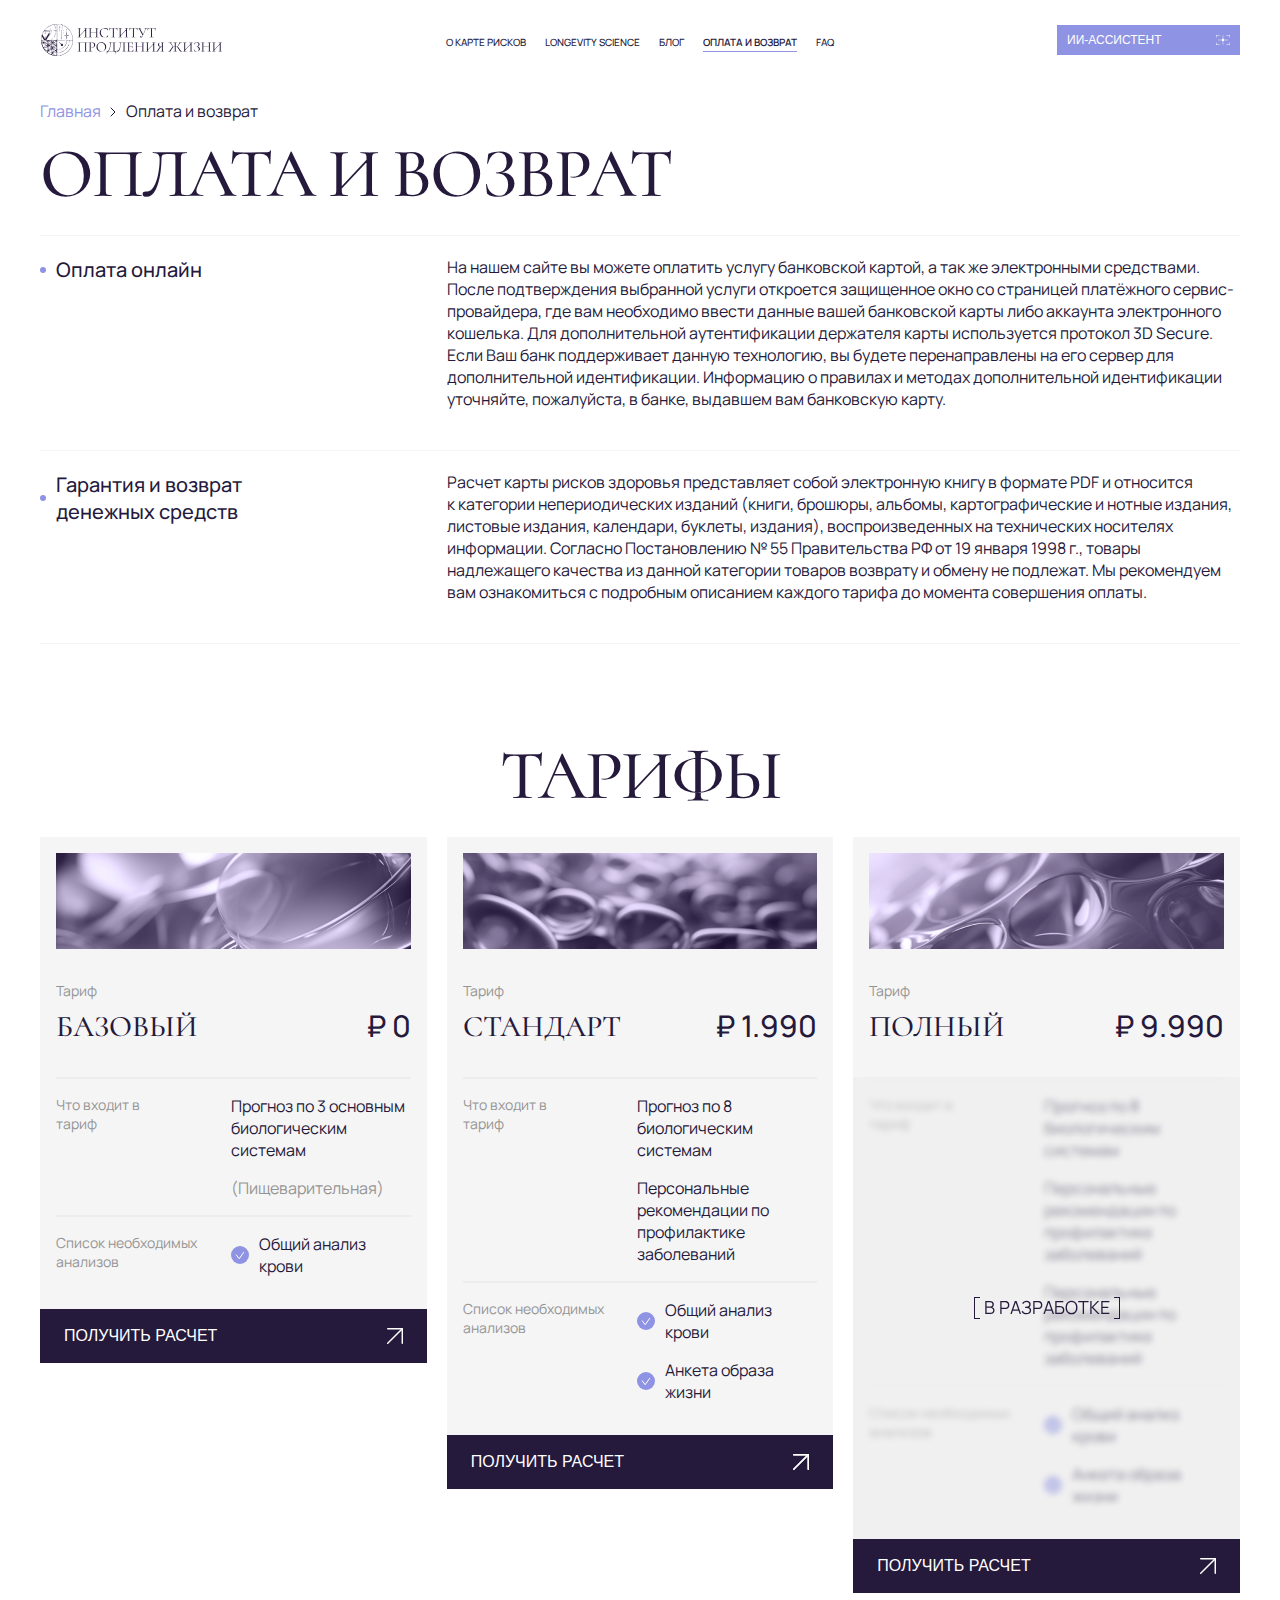
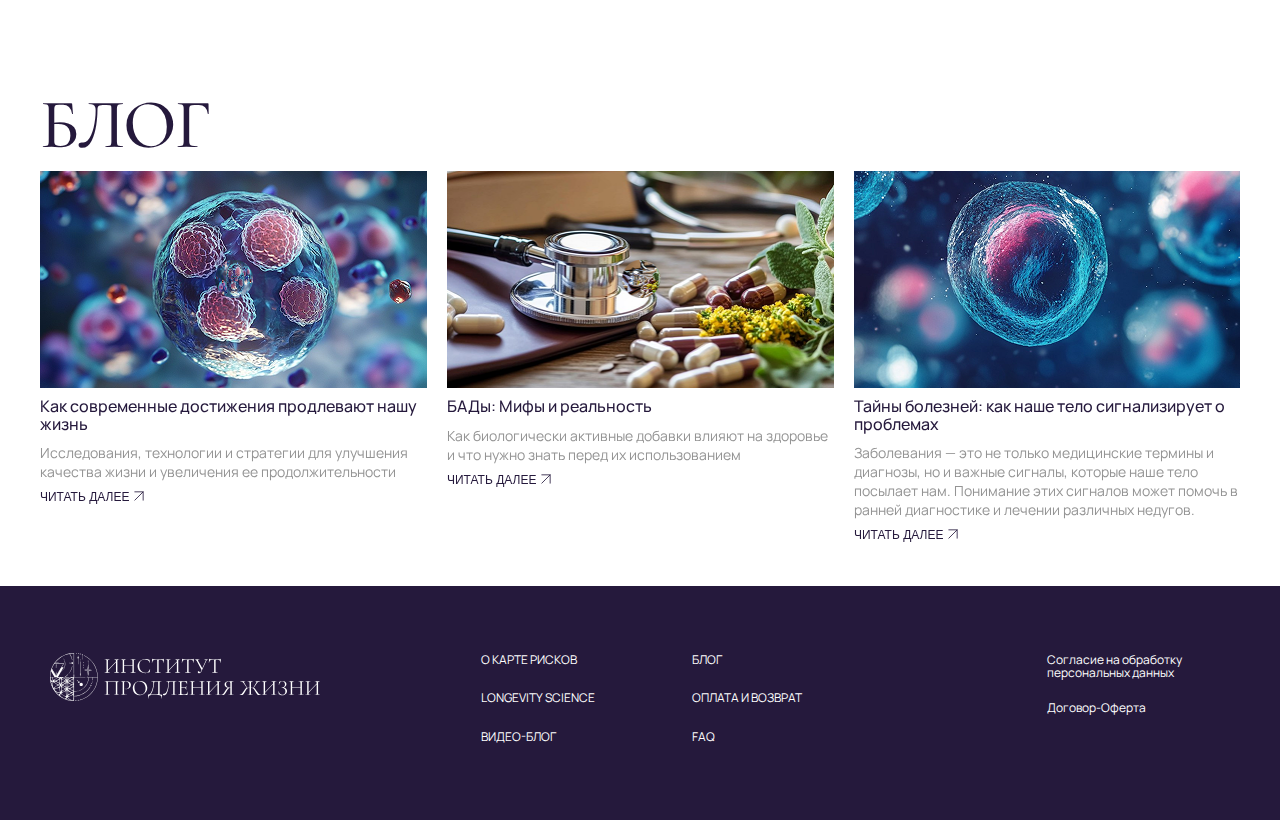
<file: payment-and-return.html>
<!doctype html><html lang="ru"><head><meta charset="UTF-8"><meta name="viewport" content="width=device-width,initial-scale=1"><title>оплата и возврат</title><link rel="stylesheet" href="https://cdn.jsdelivr.net/npm/swiper@11/swiper-bundle.min.css"/><script src="https://cdn.jsdelivr.net/npm/swiper@11/swiper-bundle.min.js"></script><script defer="defer" src="./bundle.js"></script><link href="./styles.css" rel="stylesheet"></head><body><header class="header"><div class="header__container container"><div class="header__logo"><a href="./"><img src="./images/logo.svg"/></a></div><nav><ul class="header__menu"><li><a class="header__link" href="./health-risk-map.html">О карте рисков</a></li><li><a class="header__link" href="./longevity-science.html">longevity science</a></li><li><a class="header__link" href="./blog.html">Блог</a></li><li><a class="header__link active" href="./payment-and-return.html">оплата и возврат</a></li><li><a class="header__link" href="./faq.html">FAQ</a></li></ul></nav><button class="hide-on-desktop button button--burger"><img class="button__icon" src="./images/burger-icon.svg" width="33px" height="33px"/></button> <button class="hide-on-mobile button button--assistant" data-button="assistanse"><span class="button__title">ИИ-Ассистент</span> <img class="button__icon" src="./images/assistant-icon.svg"/></button></div></header><div class="mobile-menu"><div class="mobile-menu__container"><div class="mobile-menu__header"><button class="hide-on-desktop button button--rounded button--burger"><img class="button__icon" src="./images/close-icon.svg"/></button></div><ul class="mobile-menu__menu"><li><a class="mobile-menu__link" href="./health-risk-map.html"><span class="mobile-menu__link-title">О карте рисков</span><img class="mobile-menu__link-icon" src="./images/arrow-right.svg"/></a></li><li><a class="mobile-menu__link" href="./longevity-science.html'"><span class="mobile-menu__link-title">longevity science</span><img class="mobile-menu__link-icon" src="./images/arrow-right.svg"/></a></li><li><a class="mobile-menu__link" href="./blog.html"><span class="mobile-menu__link-title">Блог</span><img class="mobile-menu__link-icon" src="./images/arrow-right.svg"/></a></li><li><a class="mobile-menu__link" href="./payment-and-return.html"><span class="mobile-menu__link-title">оплата и возврат</span><img class="mobile-menu__link-icon" src="./images/arrow-right.svg"/></a></li><li><a class="mobile-menu__link" href="./faq.html"><span class="mobile-menu__link-title">FAQ</span><img class="mobile-menu__link-icon" src="./images/arrow-right.svg"/></a></li></ul></div></div><main><section class="section"><div class="container breadcrumbs"><a href="./" class="breadcrumbs__item">Главная</a> <span class="breadcrumbs__item active">Оплата и возврат</span></div></section><section class="section payments-and-return"><div class="container payments-and-return__container"><h2 class="title-h2-2 payments-and-return__title">Оплата и возврат</h2><div class="payments-and-return__content"><div class="payments-and-return__item"><div class="payments-and-return__item-title">Оплата онлайн</div><div class="payments-and-return__item-description">На нашем сайте вы можете оплатить услугу банковской картой, а так же электронными средствами. После подтверждения выбранной услуги откроется защищенное окно со страницей платёжного сервис-провайдера, где вам необходимо ввести данные вашей банковской карты либо аккаунта электронного кошелька. Для дополнительной аутентификации держателя карты используется протокол 3D Secure. Если Ваш банк поддерживает данную технологию, вы будете перенаправлены на его сервер для дополнительной идентификации. Информацию о правилах и методах дополнительной идентификации уточняйте, пожалуйста, в банке, выдавшем вам банковскую карту.</div></div><div class="payments-and-return__item"><div class="payments-and-return__item-title">Гарантия и возврат денежных средств</div><div class="payments-and-return__item-description">Расчет карты рисков здоровья представляет собой электронную книгу в формате PDF и относится к категории непериодических изданий (книги, брошюры, альбомы, картографические и нотные издания, листовые издания, календари, буклеты, издания), воспроизведенных на технических носителях информации. Согласно Постановлению № 55 Правительства РФ от 19 января 1998 г., товары надлежащего качества из данной категории товаров возврату и обмену не подлежат. Мы рекомендуем вам ознакомиться с подробным описанием каждого тарифа до момента совершения оплаты.</div></div></div></div></section><section class="section tariffs"><div class="container tariffs__container"><h2 class="title-h2-2 center-align-desktop center-align-mobile">ТАРИФЫ</h2><div class="tariffs__list"><div class="tariff-item"><div class="tariff__header"><img class="tariff__icon" src="./images/tariff-base.png"/> <span class="tariff__subtitle">Тариф</span><div class="tariff__title"><p class="tariff__name">Базовый</p><p class="tariff__price">₽ 0</p></div></div><div class="tariff__description"><div class="tariff__description-item"><p class="tariff__description-item-title">Что входит в<br>тариф</p><div class="tariff__description-item-info"><p class="tariff__description-item-text">Прогноз по 3 основным биологическим системам</p><p class="tariff__description-item-tooltip">(Пищеварительная)</p></div></div><div class="tariff__description-item"><p class="tariff__description-item-title">Список необходимых анализов</p><div class="tariff__description-item-info tariff__description-item-info--with-icon"><p class="tariff__description-item-text"><img src="./images/tariff-icon.svg"/>Общий анализ крови</p></div></div></div><button class="button button--primary button--full"><span class="button__title">ПОЛУЧИТЬ РАСЧЕТ</span><div class="button__icon"></div></button></div><div class="tariff-item"><div class="tariff__header"><img class="tariff__icon" src="./images/tariff-standart.png"/> <span class="tariff__subtitle">Тариф</span><div class="tariff__title"><p class="tariff__name">Стандарт</p><p class="tariff__price">₽ 1.990</p></div></div><div class="tariff__description"><div class="tariff__description-item"><p class="tariff__description-item-title">Что входит в<br>тариф</p><div class="tariff__description-item-info"><p class="tariff__description-item-text">Прогноз по 8 биологическим системам</p><p class="tariff__description-item-text">Персональные рекомендации по профилактике заболеваний</p></div></div><div class="tariff__description-item"><p class="tariff__description-item-title">Список необходимых анализов</p><div class="tariff__description-item-info tariff__description-item-info--with-icon"><p class="tariff__description-item-text"><img src="./images/tariff-icon.svg"/>Общий анализ крови</p><p class="tariff__description-item-text"><img src="./images/tariff-icon.svg"/>Анкета образа жизни</p></div></div></div><button class="button button--primary button--full"><span class="button__title">ПОЛУЧИТЬ РАСЧЕТ</span><div class="button__icon"><img src="./images/arrow-up-xs.svg" alt=""></div></button></div><div class="tariff-item"><div class="tariff__header"><img class="tariff__icon" src="./images/tariff-full.png"/> <span class="tariff__subtitle">Тариф</span><div class="tariff__title"><p class="tariff__name">Полный</p><p class="tariff__price">₽ 9.990</p></div></div><div class="tariff__description"><div class="tariff__description-item"><p class="tariff__description-item-title">Что входит в<br>тариф</p><div class="tariff__description-item-info"><p class="tariff__description-item-text">Прогноз по 8 биологическим системам</p><p class="tariff__description-item-text">Персональные рекомендации по профилактике заболеваний</p><p class="tariff__description-item-text">Персональные рекомендации по профилактике заболеваний</p></div></div><div class="tariff__description-item"><p class="tariff__description-item-title">Список необходимых анализов</p><div class="tariff__description-item-info tariff__description-item-info--with-icon"><p class="tariff__description-item-text"><img src="./images/tariff-icon.svg"/>Общий анализ крови</p><p class="tariff__description-item-text"><img src="./images/tariff-icon.svg"/>Анкета образа жизни</p></div></div><div class="tariff__overlay"><div class="descriptor tariff__descriptor">в разработке</div></div></div><button class="button button--primary button--full"><span class="button__title">ПОЛУЧИТЬ РАСЧЕТ</span><div class="button__icon"></div></button></div></div></div></section><section class="section blog"><div class="container blog__container"><h2 class="title-h2-2 blog__title">Блог</h2><div class="blog__slider swiper"><div class="swiper-wrapper"><a href="./" class="blog__slide swiper-slide"><img src="./images/blog-slide-1.png" class="blog__slide-image"/><div class="blog__slide-title">Как современные достижения продлевают нашу жизнь</div><div class="blog__slide-description">Исследования, технологии и стратегии для улучшения качества жизни и увеличения ее продолжительности</div><button class="button button--inline"><span class="button__title">Читать далее</span><div class="button__icon"></div></button> </a><a href="./" class="blog__slide swiper-slide"><img src="./images/blog-slide-2.png" class="blog__slide-image"/><div class="blog__slide-title">БАДы: Мифы и реальность</div><div class="blog__slide-description">Как биологически активные добавки влияют на здоровье и что нужно знать перед их использованием</div><button class="button button--inline"><span class="button__title">Читать далее</span><div class="button__icon"></div></button> </a><a href="./" class="blog__slide swiper-slide"><img src="./images/blog-slide-3.png" class="blog__slide-image"/><div class="blog__slide-title">Тайны болезней: как наше тело сигнализирует о проблемах</div><div class="blog__slide-description">Заболевания — это не только медицинские термины и диагнозы, но и важные сигналы, которые наше тело посылает нам. Понимание этих сигналов может помочь в ранней диагностике и лечении различных недугов.</div><button class="button button--inline"><span class="button__title">Читать далее</span><div class="button__icon"></div></button></a></div><div class="swiper-pagination"></div></div><a href="./blog.html" class="button button--full button--primary hide-on-desktop"><span class="button__title">Перейти в блог</span> <img src="./images/arrow-up-xs.svg" height="12px" width="12px"></a></div></section><section class="section hide-on-desktop"><div class="container container--flex container-ai-assistant-fixed"><button class="hide-on-desktop button--assistant button--fixed button--primary" data-button="assistanse" id="fixed"><img class="button__icon" src="./images/assistant-icon.svg"/></button></div></section></main><footer class="footer"><div class="container footer__container"><div class="footer__logo"><a href="./"><img src="./images/logo-inverted.svg"/></a></div><nav class="footer__navigation"><div class="footer__navigation-links"><a href="./health-risk-map.html" class="footer__navigation-link">О карте рисков</a> <a href="./longevity-science.html'" class="footer__navigation-link">LONGEVITY SCIENCE</a> <a href="./blog.html" class="footer__navigation-link">ВИДЕО-БЛОГ</a></div><div class="footer__navigation-links"><a href="./blog.html" class="footer__navigation-link">БЛОГ</a> <a href="./payment-and-return.html" class="footer__navigation-link">ОПЛАТА и возврат</a> <a href="./faq.html" class="footer__navigation-link">FAQ</a></div></nav><div class="footer__navigation-docs"><a href="./" class="footer__navigation-doc">Согласие на обработку персональных данных</a> <a href="./" class="footer__navigation-doc">Договор-Оферта</a></div></div></footer></body></html>
</file>
<file: styles.css>
*,*::before,*::after{box-sizing:border-box}body{margin:0}h1,h2,h3,h4,h5,h6,p{margin:0}article,aside,footer,header,nav,section{display:block}ul{list-style:none;margin:0;padding:0}a{text-decoration:none;color:inherit}img{max-width:100%;height:auto}button{outline:none;border:none;background-color:rgba(0,0,0,0)}@font-face{font-family:"Cormorant";font-style:normal;font-weight:500;font-display:swap;src:url(./fonts/Cormorant-Medium.ttf)}@font-face{font-family:"Manrope";font-style:normal;font-weight:800;font-display:swap;src:url(./fonts/Manrope-ExtraBold.ttf)}@font-face{font-family:"Manrope";font-style:normal;font-weight:600;font-display:swap;src:url(./fonts/Manrope-SemiBold.ttf)}@font-face{font-family:"Manrope";font-style:normal;font-weight:500;font-display:swap;src:url(./fonts/Manrope-Medium.ttf)}@font-face{font-family:"Manrope";font-style:normal;font-weight:400;font-display:swap;src:url(./fonts/Manrope-Regular.ttf)}.button{display:flex;justify-content:space-between;align-items:center;transition:background-color 250ms linear;color:#fff;cursor:pointer}.button--primary{padding:18px 20px;background-color:#25193c}.button--primary .button__title{text-transform:uppercase;font-size:14px}.button--primary:hover{background-color:#8f93e3}.button--assistant{padding:12px}.button--assistant .button__icon{height:18px;width:25px}@media(min-width: 1220px){.button--assistant{padding:8px 10px;background-color:#8f93e3;font-size:12px;width:183px;text-transform:uppercase}.button--assistant:hover{background-color:#25193c}.button--assistant .button__icon{height:10px;width:14px}}.button--assistant#fixed{margin:10px 0px 10px auto}.button--fixed{position:fixed;right:10px;bottom:0px;z-index:10}@media(min-width: 1220px){.button--fixed{display:none}}.button--full{width:min(100%,390px)}.button--burger{border-radius:50%;padding:0;justify-content:center}.button--burger img{max-width:unset;flex:0 0 auto}.button--rounded{border-radius:50%;padding:0;justify-content:center;background-color:#fff;height:33px;width:33px}.button--square{background-color:#8f93e3;display:flex;flex-direction:column;align-items:flex-start;padding:10px}.button--square__icon{margin-left:auto;background-image:url(./images/arrow-up-xs.svg);background-size:contain;height:20px;width:20px}.button--square__title{font-size:14px;font-weight:500;text-transform:uppercase;text-align:left;width:90px}@media(min-width: 1220px){.button--square{background-color:#25193c;width:289px;height:234px;padding:20px}.button--square:hover{background-color:#8f93e3}.button--square__icon{margin-left:auto;background-image:url(./images/arrow-up-lg.svg);height:28px;width:28px}.button--square__title{font-size:20px}}.button--square-lg{width:133px;height:126px}@media(min-width: 1220px){.button--square-lg{background-color:#25193c;width:289px;height:234px}}.button--square-xs{width:133px;height:126px}@media(min-width: 1220px){.button--square-xs{background-color:#25193c;width:232px;height:194px}.button--square-xs .button--square__title{width:155px}.button--square-xs .button--square__icon{margin-left:auto;background-image:url(./images/arrow-up-lg.svg);height:20px;width:20px}}.button--inline{gap:5px;align-items:baseline;width:fit-content}.button--inline .button__title{color:#25193c;text-transform:uppercase;line-height:100%;font-size:12px;font-weight:500}.button--inline .button__icon{height:10px;width:10px;background-image:url(./images/arrow-up-purple.svg);background-repeat:no-repeat;background-size:contain}.button--inline:hover .button__title{color:#8f93e3}.button--inline:hover .button__icon{background-image:url(./images/arrow-up-lilac.svg)}@media(min-width: 1220px){.button--inline .button__title{font-size:16px}.button--inline .button__icon{height:12px;width:12px}}body{font-family:"Manrope",san-serif;color:#25193c;font-weight:400}.title-h1{font-family:"Cormorant",serif;font-weight:500;font-size:55px;line-height:100%;letter-spacing:-2px;text-transform:uppercase;color:#25193c}@media(min-width: 1220px){.title-h1{font-size:110px;line-height:85%;letter-spacing:-1px}}.title-h2-1{font-family:"Cormorant",serif;font-weight:500;font-size:37px;line-height:100%;text-transform:uppercase;letter-spacing:-2px;color:#25193c}@media(min-width: 1220px){.title-h2-1{font-size:80px}}.title-h2-2{font-family:"Cormorant",serif;font-weight:500;font-size:37px;line-height:100%;text-transform:uppercase;color:#25193c;letter-spacing:-2px}@media(min-width: 1220px){.title-h2-2{font-size:70px;line-height:90%;text-align:center}}.title-h2-3{font-family:"Manrope",san-serif;font-weight:400;font-size:14px;line-height:120%;color:#25193c}@media(min-width: 1220px){.title-h2-3{font-family:"Cormorant",serif;font-weight:500;font-size:55px;letter-spacing:-2px;text-transform:uppercase}}.text-2{font-size:14px;line-height:120%}@media(min-width: 1220px){.text-1{font-size:16px;letter-spacing:-1px;line-height:130%}}.descriptor{font-size:14px;line-height:120%;font-weight:400;color:#949494;text-transform:uppercase;padding:5px;position:relative;display:flex;align-items:center;width:fit-content}.descriptor::before,.descriptor::after{content:"";display:block;position:absolute;height:22px;width:6px;border:1px solid #949494}.descriptor::after{right:-5px;border-left:none}.descriptor::before{left:-5px;border-right:none}.section{padding:0 10px}@media(min-width: 1220px){.section{padding:0}}.hide-on-mobile{display:none !important}@media(min-width: 1220px){.hide-on-mobile{display:flex !important}}.hide-on-desktop{display:flex !important}@media(min-width: 1220px){.hide-on-desktop{display:none !important}}.bold{font-weight:800}.semi-bold{font-weight:600}.left-align-mobile{text-align:left}@media(min-width: 1220px){.left-align-mobile{text-align:unset}}.center-align-mobile{text-align:center}@media(min-width: 1220px){.center-align-mobile{text-align:unset}}@media(min-width: 1220px){.left-align-desktop{text-align:left}}@media(min-width: 1220px){.center-align-desktop{text-align:center}}.section--padding-top-lg{padding-top:100px}@media(min-width: 1220px){.section--padding-top-lg{padding-top:140px}}.section--padding-bottom-lg{padding-bottom:100px}@media(min-width: 1220px){.section--padding-bottom-lg{padding-bottom:140px}}@media(min-width: 1220px){.section--padding-top-md{padding-top:100px}}@media(min-width: 1220px){.section--padding-bottom-md{padding-bottom:100px}}@media(min-width: 1220px){.section--lilac{background-color:#f6f6fd}}.section--purple{background-color:#25193c}.section--double{background:linear-gradient(90deg, #25193C 50%, #F6F6FD 50%)}.section__title{display:flex;flex-direction:column;gap:6px}.section__title--centered{align-items:center}.section__description-center{text-align:center}.section__description-narrow{max-width:300px}@media(min-width: 1220px){.section__description-narrow{max-width:568px}}.container{width:100%;margin:auto}@media(min-width: 1220px){.container{width:1200px;margin:auto}}.container-columns-2{display:flex;gap:20px}.container-ai-assistant-fixed{display:flex;height:61px}@media(min-width: 1220px){.container-ai-assistant-fixed{display:none}}.breadcrumbs{padding-block:20px;display:flex}.breadcrumbs__item{color:#8f93e3;position:relative;font-size:12px}.breadcrumbs__item.active{color:#25193c}.breadcrumbs__item:not(.active){padding-right:20px;margin-right:5px}.breadcrumbs__item:not(.active)::after{content:"";position:absolute;top:calc(50% - 7px);right:0;height:16px;width:16px;background-image:url(./images/chevron-right.svg)}.breadcrumbs span{flex:1;white-space:nowrap;overflow:hidden;text-overflow:ellipsis}@media(min-width: 1220px){.breadcrumbs{padding-block:20px}.breadcrumbs__item{font-size:16px}}main{min-height:calc(100dvh - 80px - 233px)}.header{position:sticky;top:0;background-color:#fff;z-index:1;padding:0 10px;z-index:2}.header__container{padding:14px 0px;display:flex;justify-content:space-between;align-items:center;border-bottom:1px solid #f6f6fd;box-shadow:none}@media(min-width: 1220px){.header__container{padding:24px 0;border-bottom:none}}.header__logo{line-height:0}.header__menu{display:none}@media(min-width: 1220px){.header__menu{display:flex;gap:19px}}.header__link{color:#25193c;text-transform:uppercase;position:relative;font-weight:500;font-size:10px}.header__link.active{font-weight:600}.header__link.active::after{content:"";position:absolute;bottom:-3px;left:0;width:100%;background-color:#8f93e3;height:1px}.mobile-menu{position:fixed;right:0;top:0;width:100%;height:100dvh;transition:transform 250ms linear;transform:translateX(100%);z-index:2;overscroll-behavior:none}.mobile-menu__container{margin-left:auto;width:328px;background-color:#25193c;height:100%;padding:10px}.mobile-menu.open{transform:translateX(0)}.mobile-menu__header{height:78px;padding:5px 5px;display:flex;justify-content:flex-end;border-bottom:1px solid #322748}.mobile-menu__menu{overflow:auto;height:calc(100% - 78px)}.mobile-menu__link{padding:27px 2px;border-bottom:1px solid #322748;display:flex;justify-content:space-between}.mobile-menu__link-title{color:#fff;font-size:16px;text-transform:uppercase}.footer{background-color:#25193c}@media(min-width: 1220px){.footer{padding:67px 0}}.footer__container{display:flex;flex-direction:column;padding:0 10px 10px}.footer__logo{width:320px;line-height:1;order:3}.footer__navigation-links{display:flex;flex-direction:column;order:1}.footer__navigation-link{padding:27px 0;text-align:center;text-transform:uppercase;border-bottom:1px solid #322748}.footer__navigation-docs{display:flex;flex-direction:column-reverse;gap:5px;order:2;padding:40px 30px}.footer__navigation-link,.footer__navigation-doc{color:#fff;font-size:12px;line-height:110%;text-align:center}@media(min-width: 1220px){.footer__container{justify-content:space-between;flex-direction:row}.footer__logo{order:1;width:270px}.footer__navigation{display:flex;gap:16px;order:2}.footer__navigation-links{display:flex;gap:25px;width:195px}.footer__navigation-link{text-align:left;padding:0;border-bottom:none}.footer__navigation-docs{flex-direction:column;width:183px;gap:21px;padding:0}.footer__navigation-doc{text-align:left}}.hero{background-image:url(./images/hero-mobile.png);background-size:cover;background-repeat:no-repeat;background-position:center;height:636px;padding:0 10px}@media(min-width: 1220px){.hero{background-size:cover;background-image:url(./images/hero-desktop.png);height:699px}}.hero__container{height:100%;padding:43px 0px 10px;display:flex;flex-direction:column;align-items:flex-start;justify-content:space-between}.hero__container>.button{margin-left:auto}@media(min-width: 1220px){.hero__container{padding:53px 0px;display:flex;flex-direction:row-reverse;justify-content:space-between;align-items:flex-end}}.hero__content{width:min(390px,100%)}@media(min-width: 1220px){.hero__content{width:694px}}.hero__description{display:flex;flex-direction:column;gap:10px;margin-top:16px}.hero__description p{font-size:14px;width:327px}@media(min-width: 1220px){.hero__description{flex-direction:row;margin-top:10px;gap:40px}.hero__description p{font-size:18px;line-height:130%}.hero__description p:first-child{flex:0 0 325px}.hero__description p:nth-child(2){flex:0 0 325px}}.video{position:relative;width:min(792px,100%);aspect-ratio:1.8;margin:5px auto 10px}.video__overlay{position:absolute;top:0;left:0;right:0;bottom:0}.video__overlay--poster{background-size:cover;background-repeat:no-repeat}.video__overlay--play{display:flex;justify-content:center;align-items:center}.video__overlay--source{display:none;flex-direction:column;justify-content:flex-end;background:linear-gradient(0deg, #000, transparent);padding:0 20px;font-size:12px}@media(min-width: 1220px){.video__overlay--source{font-size:16px;padding:0 47px}}.video__source-container{border-top:1px solid #949494;color:#fff;padding-top:10px}.video__source-items{display:flex;justify-content:space-between;padding:20px 0}.video__source-item{display:flex;align-items:center;gap:10px;font-size:16px;cursor:pointer}.video__source-item-title{font-size:12px}.video__source-item-icon{height:21px;width:21px}.video__play-btn{height:42px;width:42px;background-image:url(./images/play-icon.svg);background-repeat:no-repeat;background-size:100%;cursor:pointer}.video__footer{display:flex;justify-content:flex-end;margin-top:15px;align-items:baseline;width:min(792px,100%);margin-inline:auto}@media(min-width: 1220px){.video__footer{justify-content:space-between}}.video__footer>p{width:248px}@media(min-width: 1220px){.video{margin:22px auto 15px}.video__play-btn{height:105px;width:105px}.video__sorce-items{padding:0 25px}.video__source-item-icon{height:28px;width:28px}}.tariffs{padding-block:100px}.tariffs__container{display:flex;flex-direction:column;gap:15px}.tariffs__description{max-width:706px;margin:auto;text-align:center;color:#25193c;opacity:.5}.tariffs__info{color:#25193c;opacity:.5;max-width:706px;text-align:center}.tariffs__list{display:flex;flex-direction:column;gap:30px;margin:0 auto}@media(min-width: 1220px){.tariffs{padding:100px 0}.tariffs__container{gap:30px}.tariffs__list{flex-direction:row;gap:20px;align-items:flex-start}}.tariff-item{display:flex;flex-direction:column;background-color:rgba(214,214,214,.25);max-width:390px;margin:0 auto}.tariff-item .button{padding:18px 20px}.tariff-item .button .button__icon{height:12px;width:12px;background-image:url(./images/arrow-up-xs.svg);background-size:contain;background-repeat:no-repeat}.tariff-item .button .button__title{font-size:14px}.tariff__header{padding:10px 10px 0;display:flex;flex-direction:column}.tariff__subtitle{font-size:12px;color:#949494;margin-top:15px;margin-bottom:5px}.tariff__title{display:flex;justify-content:space-between;align-items:center;border-bottom:1px solid #949494;padding-bottom:10px}.tariff__name{font-family:"Cormorant",serif;font-weight:500;font-size:30px;text-transform:uppercase}.tariff__price{font-weight:500;font-size:22px;line-height:120%}.tariff__description{position:relative;padding:10px}.tariff__description-item{padding:16px 0;display:flex;gap:16px}.tariff__description-item-info{display:flex;flex-direction:column;gap:10px}.tariff__description-item-title{flex:0 0 146px;font-size:12px;color:#949494}.tariff__description-item-text{font-size:14px;display:flex;gap:10px;align-items:center}.tariff__description-item-tooltip{color:#949494;font-size:12px}.tariff__overlay{position:absolute;top:0;left:0;bottom:0;right:0;backdrop-filter:blur(3px);display:flex;justify-content:center;align-items:center;background-color:rgba(236,236,236,.5)}.tariff__descriptor{font-size:18px;color:#25193c}.tariff__descriptor::before,.tariff__descriptor::after{border-color:#25193c}@media(min-width: 1220px){.tariff-item .button{padding:18px 24px}.tariff-item .button .button__icon{height:16px;width:16px;background-image:url(./images/arrow-up-xs.svg);background-size:contain;background-repeat:no-repeat}.tariff-item .button .button__title{font-size:16px}.tariff__subtitle{font-size:14px;margin-top:32px;margin-bottom:8px}.tariff__title{border-bottom:none;padding-bottom:32px}.tariff__header{padding:16px 16px 0}.tariff__price{font-size:30px}.tariff__description{padding:0 16px 16px}.tariff__description-item{border-top:2px solid rgba(214,214,214,.25)}.tariff__description-item-info{display:flex;flex-direction:column;gap:16px;flex:0 0 180px}.tariff__description-item-title{flex:0 0 174px;font-size:14px;flex:1}.tariff__description-item-text{font-size:16px}.tariff__description-item-tooltip{font-size:16px}}.restoration-mechanism__container{display:flex;flex-direction:column;gap:15px}.restoration-mechanism__title{max-width:1055px;margin:auto}.restoration-mechanism .swiper{width:100%;height:auto;padding-bottom:30px}.restoration-mechanism .swiper-pagination{bottom:0px}.restoration-mechanism .swiper-pagination-bullet{background-color:#25193c}.restoration-mechanism__content-item{aspect-ratio:1;height:348px;width:348px;padding:40px 30px;display:flex;flex-direction:column;justify-content:space-between;background-image:url(./images/restoration-mechanism-slide.png)}.restoration-mechanism__content-item:not(.hide-on-mobile)::before{content:"";height:80%;width:1px;background-color:#fff;position:absolute;left:20px}.restoration-mechanism-slide__title{color:#fff;text-transform:uppercase;font-size:30px;font-weight:500;font-family:"Cormorant",serif;letter-spacing:-1px}.restoration-mechanism-slide__number{color:#fff}@media(min-width: 1220px){.restoration-mechanism__container{gap:30px}.restoration-mechanism__content .swiper-wrapper{display:flex;flex-wrap:wrap;gap:16px}.restoration-mechanism .swiper{padding-bottom:unset}.restoration-mechanism .swiper-pagination{display:none}.restoration-mechanism__content-item{aspect-ratio:1;height:387px;width:387px;padding:37px 40px}.restoration-mechanism__content-item.hide-on-mobile{background-image:url(./images/restoration-mechanism.png)}}.risks-map-calculation__container{display:flex;flex-direction:column;gap:15px}.risks-map-calculation__title{text-align:center;font-size:37px;letter-spacing:-1px}.risks-map-calculation .swiper{width:100%;height:auto;padding-bottom:30px}.risks-map-calculation .swiper-pagination{bottom:0px}.risks-map-calculation .swiper-pagination-bullet{background-color:#25193c}.risks-map-calculation-slide{position:relative;aspect-ratio:1;height:348px;width:348px}.risks-map-calculation-slide__image,.risks-map-calculation-slide__content{position:absolute;left:0;top:0;right:0;bottom:0}.risks-map-calculation-slide__title,.risks-map-calculation-slide__description,.risks-map-calculation-slide__number{color:#fff}.risks-map-calculation-slide__title{color:#fff;text-transform:uppercase;font-size:30px;font-weight:500;font-family:"Cormorant",serif;padding-bottom:15px;border-bottom:1px solid #fff;margin-top:auto}.risks-map-calculation-slide__description,.risks-map-calculation-slide__number{font-size:14px}.risks-map-calculation-slide__content{padding:40px 30px;display:flex;flex-direction:column;justify-content:flex-end;gap:15px}@media(min-width: 1220px){.risks-map-calculation__container{flex-direction:row;gap:16px}.risks-map-calculation__title{text-align:left;flex:0 0 391px;font-size:55px}.risks-map-calculation__slider .swiper-wrapper{display:grid;grid-template-columns:repeat(2, 1fr);gap:20px}.risks-map-calculation .swiper{padding-bottom:unset}.risks-map-calculation .swiper-pagination{display:none}.risks-map-calculation-slide{aspect-ratio:1;height:387px;width:387px;padding:37px 40px}}.blog__title{margin-bottom:15px;text-align:left}.blog .swiper{height:auto;padding-bottom:30px;margin-bottom:15px}.blog .swiper-pagination{bottom:0px}.blog .swiper-pagination-bullet{background-color:#25193c}.blog__slide{flex:0 0 356px;display:flex;flex-direction:column;gap:10px}.blog__slide-image{aspect-ratio:1.78}.blog__slide-title{line-height:110%;font-weight:500}.blog__slide-description{color:#949494;font-size:14px}.blog__slide .button{padding:0}.blog__slide .button__title{font-size:12px}.blog__slide .button__icon{height:10px}@media(min-width: 1220px){.blog__slider .swiper-wrapper{display:flex;gap:20px}.blog .swiper-pagination{display:none}.blog__slide{flex:0 0 387px}}@media(min-width: 1220px){.video-blog .button__title{font-size:16px}}.faq__container{display:flex;flex-direction:column;gap:15px}.faq__title{text-align:center}.faq__list{border-top:1px solid rgba(214,214,214,.25)}.faq__item{padding:18px 0;border-bottom:1px solid rgba(214,214,214,.25);display:flex;flex-direction:column;gap:10px}.faq__item-title{position:relative;font-weight:600;cursor:pointer}.faq__item-title p{max-width:300px}.faq__item-title::after{content:"";position:absolute;height:20px;width:20px;background-image:url(./images/chevron-down-icon.svg);background-size:contain;background-position:center;background-repeat:no-repeat;right:0;top:0;transition:transform 250ms linear}.faq__item-info{max-height:0;overflow:hidden;transition:all .25s linear;max-width:318px;font-size:14px;color:#949494}.faq__item.open .faq__item-title::after{transform:rotateX(180deg)}.faq__item.open .faq__item-info{max-height:1000px}@media(min-width: 1220px){.faq__title{text-align:left;max-width:893px}.faq__container{gap:30px}.faq__item-title p{max-width:480px;font-size:20px}.faq__item-info{max-width:500px;font-size:16px}}.payments-and-return__container{display:flex;flex-direction:column;gap:15px}.payments-and-return__title{text-align:center}.payments-and-return__content{display:flex;flex-direction:column;gap:20px}.payments-and-return__item{display:flex;flex-direction:column;gap:10px}.payments-and-return__item-title{padding-left:16px;position:relative;display:flex;align-items:center;font-weight:600;font-size:18px}.payments-and-return__item-title::before{content:"";border-radius:50px;height:6px;width:6px;position:absolute;background-color:#8f93e3;left:0}.payments-and-return__item-description{font-size:14px}@media(min-width: 1220px){.payments-and-return__container{gap:30px}.payments-and-return__title{text-align:left}.payments-and-return__content{border-top:1px solid rgba(214,214,214,.25);gap:0}.payments-and-return__item{flex-direction:row;justify-content:space-between;align-items:flex-start;border-bottom:1px solid rgba(214,214,214,.25);padding:20px 0 40px}.payments-and-return__item-title{font-size:20px;font-weight:500;flex:0 0 245px}.payments-and-return__item-description{flex:0 0 793px;font-size:16px}}.longevity-science-study{display:flex;flex-direction:column;gap:20px}@media(min-width: 1220px){.longevity-science-study{flex-direction:row}}.longevity-science-study__description{flex:1;display:flex;justify-content:space-between;flex-direction:column;gap:20px}.longevity-science-study h2{text-align:left}.longevity-science-study__info{display:flex;gap:20px;flex-direction:column;max-width:384px;font-size:14px}@media(min-width: 1220px){.longevity-science-study__info{font-size:16px}}.longevity-science-study__list{flex:1;border-top:1px solid rgba(214,214,214,.25)}.longevity-science-study__list-item{padding:10px 0;width:100%;border-bottom:1px solid rgba(214,214,214,.25);display:flex;align-items:center;gap:15px}.longevity-science-study__list-item-info{display:flex;align-items:center;gap:15px;flex:0 0 173px}@media(min-width: 1220px){.longevity-science-study__list-item-info{flex:0 0 225px}}.longevity-science-study__list-item-info span{font-weight:600;font-size:14px}@media(min-width: 1220px){.longevity-science-study__list-item-info span{font-size:16px}}.longevity-science-study__list-item-image{height:80px;width:80px}.longevity-science-study__list-item-description{color:#949494;font-size:12px;line-height:120%}@media(min-width: 1220px){.longevity-science-study__list-item-description{font-size:14px;max-width:228px}}.longevity-science-study__list-item-number{font:"Cormorant",serif;font-size:12px;color:#25193c;line-height:110%}@media(min-width: 1220px){.longevity-science-study__list-item{padding:26px 0;justify-content:space-between;align-items:flex-start}.longevity-science-study__list-item-image{height:70px;width:70px}}.extending-life-and-improving .container{background-image:url(./images/banner-mobile.png);background-repeat:no-repeat;background-size:cover;height:642px;display:flex;justify-content:space-between;flex-direction:column;background-position:center}.extending-life-and-improving__footer{display:flex;flex-direction:column;align-items:flex-end}@media(min-width: 1220px){.extending-life-and-improving{background-image:url(./images/banner-desktop.png);height:934px}.extending-life-and-improving .container{background-image:none;justify-content:flex-start;align-items:center;gap:30px}.extending-life-and-improving .section__title{align-items:center;gap:10px}.extending-life-and-improving .section__description{margin-top:20px;max-width:449px;text-align:center}.extending-life-and-improving__footer{align-items:center;justify-content:flex-start}}.health-risks-map__container{display:flex;flex-direction:column;align-items:center}.health-risks-map__description{display:flex;flex-direction:column;align-items:center;gap:15px}.health-risks-map__title{text-align:center}.health-risks-map__info{text-align:center;font-size:14px}.health-risks-map__video{margin:15px 0;width:100%}@media(min-width: 1220px){.health-risks-map{background:linear-gradient(90deg, #25193C 50%, #F6F6FD 50%)}.health-risks-map__container{flex-direction:row}.health-risks-map__info{font-size:16px}.health-risks-map__description{padding:0 34px;flex:0 0 50%}.health-risks-map__description .button--inline{margin-top:30px}.health-risks-map__description .button__title,.health-risks-map__description h2,.health-risks-map__description p{color:#fff}.health-risks-map__description .button__icon{background-image:url(./images/arrow-up-xs.svg);background-size:contain}.health-risks-map__video{flex:0 0 50%;padding:0 50px;flex:1;margin:0}.health-risks-map__video .video{width:545px;margin:0}.health-risks-map__video .video__play-btn{height:68px;width:68px}}.health-risks-identify{padding-bottom:100px}.health-risks-identify__container{display:flex;flex-direction:column;align-items:center;gap:20px}.health-risks-identify__description{display:flex;flex-direction:column;justify-content:center;gap:15px}.health-risks-identify__title,.health-risks-identify__info{text-align:center}.health-risks-identify__info{font-size:14px}.health-risks-identify__content{display:flex;flex-direction:column-reverse;gap:10px;max-width:370px;margin:auto}.health-risks-identify__content-tooltip{color:#949494;font-size:10px}@media(min-width: 1220px){.health-risks-identify{padding-bottom:80px}.health-risks-identify__title{width:714px}.health-risks-identify__info{width:486px;margin:auto;font-size:16px}.health-risks-identify__content{flex-direction:column;width:100%;max-width:unset}.health-risks-identify__content-tooltip{font-size:14px;margin:auto}}.health-risks-reduction__container{display:flex;flex-direction:column;align-items:center;gap:15px}.health-risks-reduction__description{display:flex;flex-direction:column;justify-content:center;gap:15px}.health-risks-reduction__title,.health-risks-reduction__info{text-align:center}.health-risks-reduction__info{font-size:14px}.health-risks-reduction__content{display:flex;flex-direction:column;gap:10px}.health-risks-reduction__content .button{margin-top:30px}.health-risks-reduction .button--full{width:min(100%,390px)}.health-risks-reduction__content-tooltip{color:#949494;font-size:10px}@media(min-width: 1220px){.health-risks-reduction__container{flex-direction:row;gap:20px;height:566px;align-items:stretch}.health-risks-reduction__description{padding:30px;background-color:rgba(214,214,214,.25);flex:0 0 50%;justify-content:space-between}.health-risks-reduction__title,.health-risks-reduction__info{text-align:left}.health-risks-reduction__title{line-height:90%;margin-bottom:30px}.health-risks-reduction__info{font-size:16px}.health-risks-reduction__content{flex-direction:column;max-width:unset;background-color:#f6f6fd;padding:43px 58px 37px 53px}.health-risks-reduction__content img{width:100%;object-fit:contain}.health-risks-reduction__content-tooltip{font-size:14px;margin-left:auto}}.health-risks-map-aspects__container{display:flex;flex-direction:column;align-items:center;gap:15px}.health-risks-map-aspects__description{display:flex;flex-direction:column;align-items:center;gap:15px}.health-risks-map-aspects__title{text-align:center;width:280px}.health-risks-map-aspects__content{width:min(480px,100%)}.health-risks-map-aspects__content-graph{display:block;line-height:0}@media(min-width: 1220px){.health-risks-map-aspects__container{gap:60px}.health-risks-map-aspects__title{width:auto}.health-risks-map-aspects__content{width:auto}}.biological-systems-forecast{padding-top:100px}.biological-systems-forecast__title{margin-bottom:15px}.biological-systems-forecast__content{display:grid;grid-template-columns:repeat(auto-fit, minmax(140px, 170px));gap:20px 10px}.biological-systems-forecast__content-item{position:relative;aspect-ratio:1.34;padding:5px;display:flex;flex-direction:column;justify-content:space-between}.biological-systems-forecast__content-item::before,.biological-systems-forecast__content-item::after{content:"";display:block;position:absolute;height:100%;width:6px;border:1px solid #949494;top:0}.biological-systems-forecast__content-item::after{right:0px;border-left:none}.biological-systems-forecast__content-item::before{left:0px;border-right:none}.biological-systems-forecast__content-item--button{align-items:flex-end;justify-content:flex-end}.biological-systems-forecast__content-item--button::before,.biological-systems-forecast__content-item--button::after{border-color:rgba(0,0,0,0)}.biological-systems-forecast__content-item-header{display:flex;justify-content:space-between;align-items:flex-start}.biological-systems-forecast__content-item-number{font-family:"Cormorant",serif;font-size:18px}.biological-systems-forecast__content-item-icon{margin-top:15px}.biological-systems-forecast__content-item-title{font-weight:600;font-size:14px;padding:0 20px 0 0;letter-spacing:-1px}@media(min-width: 1220px){.biological-systems-forecast{background-color:#25193c;padding-block:100px}.biological-systems-forecast__title{text-align:center;color:#fff;letter-spacing:-1px;margin-bottom:28px}.biological-systems-forecast__content{grid-template-columns:repeat(5, 1fr)}.biological-systems-forecast__content-item{aspect-ratio:1;width:232px;background-color:hsla(0,0%,100%,.08);padding:20px 30px}.biological-systems-forecast__content-item::after,.biological-systems-forecast__content-item::before{height:calc(100% - 20px);top:10px}.biological-systems-forecast__content-item::after{right:10px}.biological-systems-forecast__content-item::before{left:10px}.biological-systems-forecast__content-item-number{color:#fff;font-size:30px}.biological-systems-forecast__content-item-title{color:#fff;font-size:16px;padding:0 10px 0 0}.biological-systems-forecast__content-item--button{align-items:center;justify-content:center;grid-column:3/4;grid-row:3/4;background-color:rgba(0,0,0,0)}.biological-systems-forecast__content-item--button .button__title{color:#fff}.biological-systems-forecast__content-item--button .button__icon{background-image:url(./images/arrow-up-xs.svg);background-size:contain}.biological-systems-forecast__content-item:nth-child(7){grid-column:3/4}.biological-systems-forecast__content-item:nth-child(10){grid-column:2/3}.biological-systems-forecast__content-item:nth-child(11){grid-column:4/5}}.mission__container{display:flex;flex-direction:column;align-items:center;gap:15px}.mission__description{display:flex;flex-direction:column;align-items:center;gap:15px}.mission__title{text-align:center;width:320px}@media(min-width: 1220px){.mission__container{gap:60px}.mission__title{width:auto}}.contacts{padding-bottom:0px}.contacts__container{display:flex;flex-direction:column;gap:15px}.contacts__item{border-bottom:2px solid rgba(214,214,214,.25);display:flex;flex-direction:column;padding:5px 0}.contacts__item:first-child{border-top:2px solid rgba(214,214,214,.25)}.contacts__title{font-size:12px;color:#949494}.contacts__info{font-size:14px;margin-bottom:25px;margin-top:5px}@media(min-width: 1220px){.contacts{padding-bottom:100px}.contacts h2{text-align:center}.contacts__container{gap:47px}.contacts__list{display:flex;gap:20px}.contacts__item{flex:1;background-color:#f6f6fd;gap:64px;padding:22px;border-bottom:none}.contacts__item:first-child{border-top:none}.contacts__title{font-size:14px}.contacts__info{font-size:22px;font-weight:500;margin-bottom:0;margin-top:0}}.about-univercity__container{display:flex;flex-direction:column;gap:20px}.about-univercity__header{display:flex;flex-direction:column;gap:15px}.about-univercity__poster{aspect-ratio:1.45;background:url(./images/univercity.png);background-repeat:no-repeat;background-size:cover;background-position:center}.about-univercity__footer{display:flex;justify-content:flex-end}.about-univercity__subtitle{font-size:14px}@media(min-width: 1220px){.about-univercity__header{flex-direction:row;gap:30px}.about-univercity__subtitle{display:flex;flex-direction:column;justify-content:space-between;flex:0 0 310px;margin-right:78px;padding:15px 0;font-size:16px}.about-univercity__title{text-align:left}.about-univercity__poster{aspect-ratio:2.1}}.longevity-science__container{display:flex;flex-direction:column;gap:10px}.longevity-science__title{margin-bottom:5px;text-align:left}.longevity-science__text{font-size:14px;padding-right:20px}.longevity-science__poster{aspect-ratio:.94}.longevity-science__poster img{width:100%}@media(min-width: 1220px){.longevity-science__container{flex-direction:row;flex-wrap:wrap;justify-content:space-between}.longevity-science__title{flex:0 0 100%}.longevity-science__text{flex:0 0 49%;order:1;font-size:16px}.longevity-science__poster{order:2;aspect-ratio:2.8}}.aging-mechanism__container{display:grid;grid-template-columns:1fr;gap:10px 24px;grid-template-rows:repeat(4, auto)}.aging-mechanism__title{margin-bottom:15px;text-align:left}.aging-mechanism__info{font-size:14px}.aging-mechanism__info:nth-child(2){grid-row:2/3}.aging-mechanism__info:nth-child(3){grid-row:4/5}.aging-mechanism__content{grid-row:3/4;aspect-ratio:1.3;display:flex;align-items:flex-end;padding:10px}.aging-mechanism__content-text{padding:22px 18px;background-color:rgba(37,25,60,.5);color:#fff;font-size:14px;font-weight:500;position:relative}.aging-mechanism__content-text .bold{font-weight:700}.aging-mechanism__content-text::before,.aging-mechanism__content-text::after{content:"";display:block;position:absolute;height:80%;width:6px;border:1px solid #949494;top:10%}.aging-mechanism__content-text::after{right:10px;border-left:none}.aging-mechanism__content-text::before{left:10px;border-right:none}.aging-mechanism__content{background-image:url(./images/aging-mechanism.png);background-repeat:no-repeat;background-size:cover}@media(min-width: 1220px){.aging-mechanism__container{grid-template-columns:repeat(2, 1fr)}.aging-mechanism__title{grid-column:1/2}.aging-mechanism__content{grid-column:2/3;grid-row:1/5;padding:30px}.aging-mechanism__content-text{padding:46px 36px;font-size:20px}.aging-mechanism__content-text::after{right:20px;border-left:none}.aging-mechanism__content-text::before{left:20px;border-right:none}.aging-mechanism__info{font-size:16px}.aging-mechanism__info:nth-child(2){grid-row:3/4}.aging-mechanism__info:nth-child(3){grid-row:4/5}}.cell-renewal-rate__container{display:flex;flex-direction:column;gap:20px}.cell-renewal-rate__descriptor{margin:auto}.cell-renewal-rate__content-item-title{font-family:"Cormorant",serif}.cell-renewal-rate__content{display:grid;grid-template-columns:repeat(auto-fit, minmax(140px, 170px));gap:20px 10px}.cell-renewal-rate__content-item{position:relative;aspect-ratio:1.34;padding:10px 0 10px 10px;display:flex;flex-direction:column;height:100%;width:100%}.cell-renewal-rate__content-item::before,.cell-renewal-rate__content-item::after{content:"";display:block;position:absolute;height:100%;width:6px;border:1px solid #949494;top:0}.cell-renewal-rate__content-item::after{right:0px;border-left:none}.cell-renewal-rate__content-item::before{left:0px;border-right:none}.cell-renewal-rate__content-item-title{font-weight:400;font-size:16px;padding:0 20px 0 0;font-family:"Cormorant",serif;text-transform:uppercase;margin-top:auto}.cell-renewal-rate__content-item-info{color:#8f93e3;font-size:14px}.cell-renewal-rate__content-info{background-color:#639}@media(min-width: 1220px){.cell-renewal-rate{background-color:#25193c}.cell-renewal-rate__container{gap:30px;align-items:center}.cell-renewal-rate__title{text-align:center}.cell-renewal-rate__content{width:100%;grid-template-columns:repeat(5, 1fr)}.cell-renewal-rate__content-item{aspect-ratio:1;background-color:hsla(0,0%,100%,.08);padding:20px 20px 20px 30px}.cell-renewal-rate__content-item::after,.cell-renewal-rate__content-item::before{height:calc(100% - 20px);top:10px}.cell-renewal-rate__content-item::after{right:10px}.cell-renewal-rate__content-item::before{left:10px}.cell-renewal-rate__content-item:nth-child(12){grid-column:3/4}.cell-renewal-rate__content-item-title{font-size:20px;color:#fff;margin-bottom:5px}.cell-renewal-rate__content-item-info{font-size:16px}.cell-renewal-rate__title{color:#fff}}.cell-replacement-aging__container{display:flex;flex-direction:column;gap:20px}.cell-replacement-aging__title{text-align:left;max-width:900px}.cell-replacement-aging__list{display:flex;flex-direction:column;gap:10px}.cell-replacement-aging__list-item{font-size:14px}.cell-replacement-aging__column:nth-child(3){display:flex;flex-direction:column;aspect-ratio:.92;padding:30px;background-image:url(./images/cell-replacement-aging.png);background-repeat:no-repeat;background-size:cover;max-height:402px}.cell-replacement-aging__column:nth-child(3) p,.cell-replacement-aging__column:nth-child(3) span,.cell-replacement-aging__column:nth-child(3) .descriptor{color:#fff;font-size:14px}.cell-replacement-aging__column:nth-child(3) .descriptor{margin-left:5px}.cell-replacement-aging__column:nth-child(3) .descriptor::before,.cell-replacement-aging__column:nth-child(3) .descriptor::after{border-color:#fff}.cell-replacement-aging__column-footer{margin-top:auto;border-top:1px solid #fff;padding-top:15px}.cell-replacement-aging__info{margin-bottom:30px}@media(min-width: 1220px){.cell-replacement-aging__container{flex-direction:row;flex-wrap:wrap}.cell-replacement-aging__column{flex:0 0 49%;padding:30px 40px}.cell-replacement-aging__column:nth-child(2){background-color:rgba(214,214,214,.25)}.cell-replacement-aging__column:nth-child(3){max-height:328px;padding:30px 40px}.cell-replacement-aging__column:nth-child(3) p,.cell-replacement-aging__column:nth-child(3) span{font-size:16px}.cell-replacement-aging__column-footer p{font-weight:600;font-size:18px}.cell-replacement-aging__list-item{padding-left:14px;position:relative;font-size:16px}.cell-replacement-aging__list-item::before{content:"";position:absolute;left:0;top:8px;height:4px;width:4px;border-radius:50%;background-color:#8f93e3}}.cell-renewal-aging-factors__container{display:flex;flex-direction:column;gap:15px;padding:0 10px}.cell-renewal-aging-factors__content{background-image:url(./images/cell-renewal-aging-factors-mobile.png);background-position:center;background-size:cover;background-repeat:no-repeat;aspect-ratio:1;display:flex;align-items:flex-end;padding:10px 20px}.cell-renewal-aging-factors__list{border-top:2px solid rgba(214,214,214,.25)}.cell-renewal-aging-factors__list-item{padding:10px 0;border-bottom:2px solid rgba(214,214,214,.25);display:flex;justify-content:space-between;align-items:center}.cell-renewal-aging-factors__list-item-title{width:180px;font-size:14px;font-weight:600}.cell-renewal-aging-factors__list-item-icon img{height:80px;width:90px}.cell-renewal-aging-factors__descriptor{background-color:hsla(0,0%,100%,.13);color:#fff;font-size:14px;text-transform:none;padding:27px 19px;width:100%}.cell-renewal-aging-factors__descriptor::before,.cell-renewal-aging-factors__descriptor::after{border-color:#fff;opacity:.33;height:80%}.cell-renewal-aging-factors__descriptor::before{left:10px}.cell-renewal-aging-factors__descriptor::after{right:10px}@media(min-width: 1220px){.cell-renewal-aging-factors__container{align-items:center;gap:30px}.cell-renewal-aging-factors__list{display:flex;border-top:none;gap:80px}.cell-renewal-aging-factors__list-item{border-bottom:none;flex-direction:column;align-items:center;gap:20px}.cell-renewal-aging-factors__list-item-icon img{height:150px;width:160px}.cell-renewal-aging-factors__list-item-title{text-align:center;font-size:16px;font-weight:500;width:206px}.cell-renewal-aging-factors__content{background-image:url(./images/cell-renewal-aging-factors-desktop.png);aspect-ratio:unset;height:406px;align-items:center;justify-content:center;width:100%}.cell-renewal-aging-factors__descriptor{width:465px;text-align:center;justify-content:center;padding:33px 43px;font-size:20px}}.health-risks-map-about__container{display:flex;flex-direction:column;align-items:center;gap:15px}.health-risks-map-about__description{display:flex;flex-direction:column;justify-content:center;gap:15px}.health-risks-map-about__title{font-size:37px;letter-spacing:-2px}.health-risks-map-about__info{font-size:14px}.health-risks-map-about__content{display:flex;flex-direction:column;gap:10px}.health-risks-map-about__content .button{margin-top:30px}.health-risks-map-about .button--full{width:min(100%,390px)}.health-risks-map-about__content-tooltip{color:#949494;font-size:10px}@media(min-width: 1220px){.health-risks-map-about__container{flex-direction:row;gap:20px;height:566px;align-items:stretch}.health-risks-map-about__description{padding:30px;background-color:rgba(214,214,214,.25);flex:0 0 50%}.health-risks-map-about__title,.health-risks-map-about__info{text-align:left}.health-risks-map-about .button{margin-top:auto}.health-risks-map-about__title{font-size:55px;margin-bottom:15px}.health-risks-map-about__info{font-size:16px}.health-risks-map-about__content{flex-direction:column;max-width:unset;background-color:#f6f6fd;padding:43px 58px 37px 53px}.health-risks-map-about__content img{width:100%;object-fit:contain}.health-risks-map-about__content-tooltip{font-size:14px;margin-left:auto}}.calculation-metodology__container{display:flex;flex-direction:column;gap:15px}.calculation-metodology__descriptor{font-family:"Cormorant",serif;color:#25193c;font-size:37px;font-weight:500;text-transform:uppercase}.calculation-metodology__subtitle{font-size:14px}.calculation-metodology__title{font-size:14px}.calculation-metodology__content{border-top:1px solid rgba(214,214,214,.25)}.calculation-metodology__item{display:flex;gap:20px;padding:20px 0;border-bottom:1px solid rgba(214,214,214,.25)}.calculation-metodology__item-title{font-size:14px;font-weight:600}.calculation-metodology__info{font-size:14px}@media(min-width: 1220px){.calculation-metodology__container{align-items:center;gap:20px}.calculation-metodology__descriptor{font-size:14px;line-height:120%;font-weight:400;color:#949494;text-transform:uppercase;padding:5px;position:relative;display:flex;align-items:center;width:fit-content}.calculation-metodology__descriptor::before,.calculation-metodology__descriptor::after{content:"";display:block;position:absolute;height:22px;width:6px;border:1px solid #949494}.calculation-metodology__descriptor::after{right:-5px;border-left:none}.calculation-metodology__descriptor::before{left:-5px;border-right:none}.calculation-metodology__subtitle{width:452px;font-size:16px;text-align:center}.calculation-metodology__title{font-family:"Cormorant",serif;font-weight:500;font-size:55px;letter-spacing:-2px;text-transform:uppercase;text-align:center;width:900px}.calculation-metodology__content{display:flex;width:100%;gap:30px;border-top:unset}.calculation-metodology__item{background-color:#f6f6fd;flex:1;padding:20px;flex-direction:column;gap:23px;align-items:flex-start;border-bottom:unset}.calculation-metodology__item img{height:28px;width:28px}.calculation-metodology__item-title{font-weight:500;font-size:20px}}.event-chain-management__container{display:flex;flex-direction:column;gap:15px}.event-chain-management__info p:first-of-type{text-align:center}.event-chain-management__text{font-size:14px}.event-chain-management__title{font-size:14px;line-height:120%;font-weight:400;color:#949494;text-transform:uppercase;padding:5px;position:relative;display:flex;align-items:center;width:fit-content;margin:auto}.event-chain-management__title::before,.event-chain-management__title::after{content:"";display:block;position:absolute;height:22px;width:6px;border:1px solid #949494}.event-chain-management__title::after{right:-5px;border-left:none}.event-chain-management__title::before{left:-5px;border-right:none}.event-chain-management__poster{background-image:url(./images/event-chain-management-poster.png);background-size:cover;background-repeat:no-repeat;aspect-ratio:1.21;width:100%}@media(min-width: 1220px){.event-chain-management__container{flex-direction:row;gap:20px}.event-chain-management__container>*{flex:0 0 49%}.event-chain-management__info{background-color:#f6f6fd;padding:30px;display:flex;flex-direction:column;gap:8px}.event-chain-management__subtitle{width:285px;font-size:14px;color:#949494}.event-chain-management__title{font-family:"Cormorant",serif;font-weight:500;font-size:55px;letter-spacing:-2px;text-transform:uppercase;color:#25193c;line-height:100%;margin-bottom:70px}.event-chain-management__title::after,.event-chain-management__title::before{content:unset}.event-chain-management__text{font-size:16px}.event-chain-management__info p:first-of-type{text-align:unset}}.necessary-tests__container{display:flex;flex-direction:column;align-items:center;gap:15px}.necessary-tests__title{text-align:center}.necessary-tests__list{border-top:1px solid rgba(214,214,214,.25)}.necessary-tests__item{border-bottom:1px solid rgba(214,214,214,.25);display:flex;flex-direction:column;gap:10px;padding:15px 0}.necessary-tests__item-title{padding-left:15px;position:relative;display:flex;align-items:center;font-weight:600;font-size:14px}.necessary-tests__item-title::before{content:"";position:absolute;height:6px;width:6px;background-color:#8f93e3;border-radius:50%;left:0px;top:50%}.necessary-tests__item-description{color:#949494;font-size:14px;padding:0 15px}.necessary-tests .button{margin-right:auto}@media(min-width: 1220px){.necessary-tests__container{gap:30px}.necessary-tests__title{width:722px}.necessary-tests__list{width:100%}.necessary-tests__item{display:flex;flex-direction:row;justify-content:space-between;padding:18px 0}.necessary-tests__item-description{flex:0 0 582px;font-size:16px;padding:0}.necessary-tests__item-title{flex:0 0 350px;font-size:18px;line-height:1;padding-left:23px}.necessary-tests__item-description{font-size:16px}.necessary-tests .button{margin-left:auto;margin-right:0}}.blog-main__title{text-align:center;margin-bottom:30px}.blog-main__tabs-container{display:flex;flex-direction:column;gap:20px}.blog-main__tabs{display:flex;gap:10px}.blog-main__tab{padding:11px 10px;border:1px solid #25193c;display:flex;justify-content:space-between;align-items:center;flex:1;background-color:#fff;cursor:pointer}.blog-main__tab .blog-main__tab-title{text-transform:uppercase;font-size:12px}.blog-main__tab .blog-main__tab-icon{display:flex;height:10px;width:10px;background-size:contain;background-image:url(./images/arrow-down.svg)}.blog-main__tab.active{background-color:#25193c}.blog-main__tab.active .blog-main__tab-title{color:#fff}.blog-main__tab.active .blog-main__tab-icon{background-image:url(./images/arrow-down-white.svg)}.blog-main__tab-content{display:none}.blog-main__tab-content.active{display:flex;flex-direction:column;gap:30px}.blog-main__video-item,.blog-main__article-item{display:flex;flex-direction:column}.blog-main__video-description,.blog-main__article-description{display:flex;flex-direction:column;gap:10px}.blog-main__video-title,.blog-main__article-title{font-weight:500}.blog-main__video-info,.blog-main__article-info{font-size:14px;color:#949494}.blog-main__video-source{border-top:1px solid rgba(214,214,214,.25);border-bottom:1px solid rgba(214,214,214,.25);padding:13px 0;display:flex;justify-content:space-between}.blog-main__video-source-item{cursor:pointer;border-bottom:1px solid #25193c;font-size:12px}.blog-main__video-wrapper .video__play-btn{height:50px;width:50px}.blog-main__article-poster img{width:100%;aspect-ratio:1.78;object-fit:cover;object-position:center}.blog-main__article-date{display:flex;flex-direction:column;gap:3px}.blog-main__article-date-title{font-size:10px;color:#949494}.blog-main__article-date-value{font-size:10px}.blog-main__article-button{padding:10px 0;border-top:1px solid rgba(214,214,214,.25);border-bottom:1px solid rgba(214,214,214,.25)}@media(min-width: 1220px){.blog-main__title{text-align:left}.blog-main__tab{flex:0 0 183px}.blog-main__video-item,.blog-main__article-item{flex-direction:row-reverse;justify-content:space-between;gap:30px;border-top:1px solid rgba(214,214,214,.25);padding:20px 0}.blog-main__video-wrapper,.blog-main__article-poster{margin:0;flex:0 0 590px}.blog-main__video-description{flex:0 0 533px}.blog-main__video-source{border-top:unset;border-bottom:unset;padding:0px 0;justify-content:flex-start;margin-top:auto;gap:96px;padding-left:18px}.blog-main__video-source-item{cursor:pointer;border-bottom:1px solid #25193c;font-size:12px}.blog-main__video-source-item-source{font-size:16px}.blog-main__video-source-item-title{font-size:10px;color:#949494;margin-bottom:10px}.blog-main__video-wrapper .video__play-btn{height:72px;width:72px}.blog-main__article-date{display:flex;flex-direction:column;margin-bottom:20px;gap:5px;padding-left:18px}.blog-main__article-date-title{font-size:10px;color:#949494}.blog-main__article-date-value{font-size:12px}.blog-main__article-description{gap:20px;padding-right:60px}.blog-main__article-title,.blog-main__video-title{padding-left:18px;position:relative;font-size:22px}.blog-main__article-title::before,.blog-main__video-title::before{content:"";position:absolute;left:0;top:12px;background-color:#8f93e3;border-radius:50%;height:6px;width:6px}.blog-main__article-info,.blog-main__video-info{padding-left:18px}.blog-main__video-info,.blog-main__article-info{font-size:16px}.blog-main__article-button{border-top:unset;border-bottom:unset;margin-top:auto;padding-left:18px}}.article__poster{aspect-ratio:1.52;grid-area:poster}.article__poster img{width:100%}.article__info{display:flex;justify-content:space-between}.article__info.hide-on-mobile{grid-area:info-desktop}.article__info-block{display:flex;flex-direction:column;gap:3px}.article__info-block-title{font-size:10px;color:#949494}.article__info-block-value{font-size:12px}.article-title{max-width:320px;font-size:20px;font-weight:500;margin-top:15px;margin-bottom:15px;grid-area:article-title}.article__content{display:flex;flex-direction:column;gap:10px;grid-area:content}.article__content-title{font-weight:500}.article__content-links{padding:0 14px;margin:0;font-size:14px;display:flex;flex-direction:column;gap:8px}.article__content-links ::marker{color:#8f93e3}.article__content-link{color:#8f93e3}.article__content-text{font-size:14px}.article__content>*{scroll-margin-top:68px}.article__content-list{display:flex;flex-direction:column;gap:10px}.article__content-list-item{position:relative;font-size:14px;text-indent:14px}.article__content-list-item::before{content:"";position:absolute;height:4px;width:4px;background-color:#25193c;border-radius:50%;left:0;top:8px}.article__author{margin-block:40px;border-top:1px solid rgba(214,214,214,.25);border-bottom:1px solid rgba(214,214,214,.25);padding:10px 0;grid-area:article-author;display:grid;grid-template-columns:85px 1fr;gap:10px;grid-template-areas:"photo title" "photo info" "about about"}.article__author-photo{grid-area:photo;width:85px;aspect-ratio:1}.article__author-photo img{height:100%;width:100%}.article__author-info{grid-area:info;display:flex;flex-direction:column;gap:5px}.article__author-title{font-size:16px;font-weight:500}.article__author-name{margin-top:auto;font-size:14px;font-weight:500}.article__author-job-title{font-size:12px;color:#949494}.article__author-about{grid-area:about;font-size:14px}.article__share{display:flex;flex-direction:column;gap:15px;align-items:center}.article__share-title{font-size:12px;color:#949494}.article__share-links{display:flex;gap:20px}.article__share-link{height:40px;width:40px}.article__share-link img{width:100%;height:100%}@media(min-width: 1220px){.article__container{gap:20px;grid-template-columns:203px 591px 387px;margin-bottom:140px;display:grid;grid-template-areas:"info-desktop poster recomendations" "info-desktop article-title recomendations" "info-desktop content recomendations" "info-desktop article-author recomendations"}.article-title{max-width:unset;font-size:28px;margin-top:0;margin-bottom:0px}.article__info{flex-direction:column;justify-content:flex-start;gap:40px}.article__info-block{gap:5px}.article__info-block-title{font-size:12px}.article__share{align-items:flex-start;gap:10px}.article__share-links{gap:10px}.article__share-link{height:21px;width:21px}.article__content{gap:20px}.article__content-title{font-size:22px}.article__content-links{font-size:16px}.article__content-links ::marker{color:#8f93e3}.article__content-text{font-size:16px}.article__content>*{scroll-margin-top:80px}.article__author{margin-block:80px;border-top:unset;border-bottom:unset;padding:0;grid-area:article-author;display:grid;gap:15px;grid-template-columns:184px 1fr;grid-template-areas:"title title" "photo info" "photo about"}.article__author-header{display:flex;gap:10px;margin-bottom:10px}.article__author-photo{width:184px;aspect-ratio:1}.article__author-photo img{height:100%;width:100%}.article__author-info{grid-area:info;display:flex;flex-direction:column;gap:5px}.article__author-title{grid-area:title;padding:10px 0;font-size:28px;border-bottom:1px solid rgba(214,214,214,.25)}.article__author-name{font-size:16px}.article__author-job-title{font-size:14px;color:#949494}.article__author-about{grid-area:about}.article .recomended-content{margin:0;height:fit-content}}.article+.blog .blog__title{text-align:center}@media(min-width: 1220px){.article+.blog .blog__title{text-align:left}}.video-article .article__share{margin-top:20px}.video-article .video__play-btn{height:50px;width:50px}@media(min-width: 1220px){.video-article{margin-bottom:140px}.video-article__container{display:flex;flex-direction:row;gap:20px}.video-article__content{flex:0 0 793px;display:flex;flex-direction:column;gap:20px}.video-article__content .video{width:100%;margin:unset}.video-article .video__play-btn{height:72px;width:72px}.video-article .article__share{margin-top:unset}}.recomended-content{padding:35px 18px 35px 35px;background-color:rgba(214,214,214,.25);margin:100px 0;display:flex;flex-direction:column;gap:15px;grid-area:recomendations}.recomended-content__title{font-family:"Cormorant",serif;font-weight:500;font-size:37px;text-transform:uppercase;letter-spacing:-2px}.recomended-content__item{border-top:1px solid #949494;padding:20px 0;display:flex;flex-direction:column;gap:10px}.recomended-content__item-date{color:#949494;font-size:10px}.recomended-content__item-title{font-weight:500;font-size:16px}.recomended-content__item-info{font-size:14px;color:#949494}.recomended-content__item .button .button__title{font-size:12px}.recomended-content__item .button .button__icon{height:10px;width:10px}@media(min-width: 1220px){.recomended-content{padding:35px}.recomended-content__item-title{font-size:14px}}
</file>
